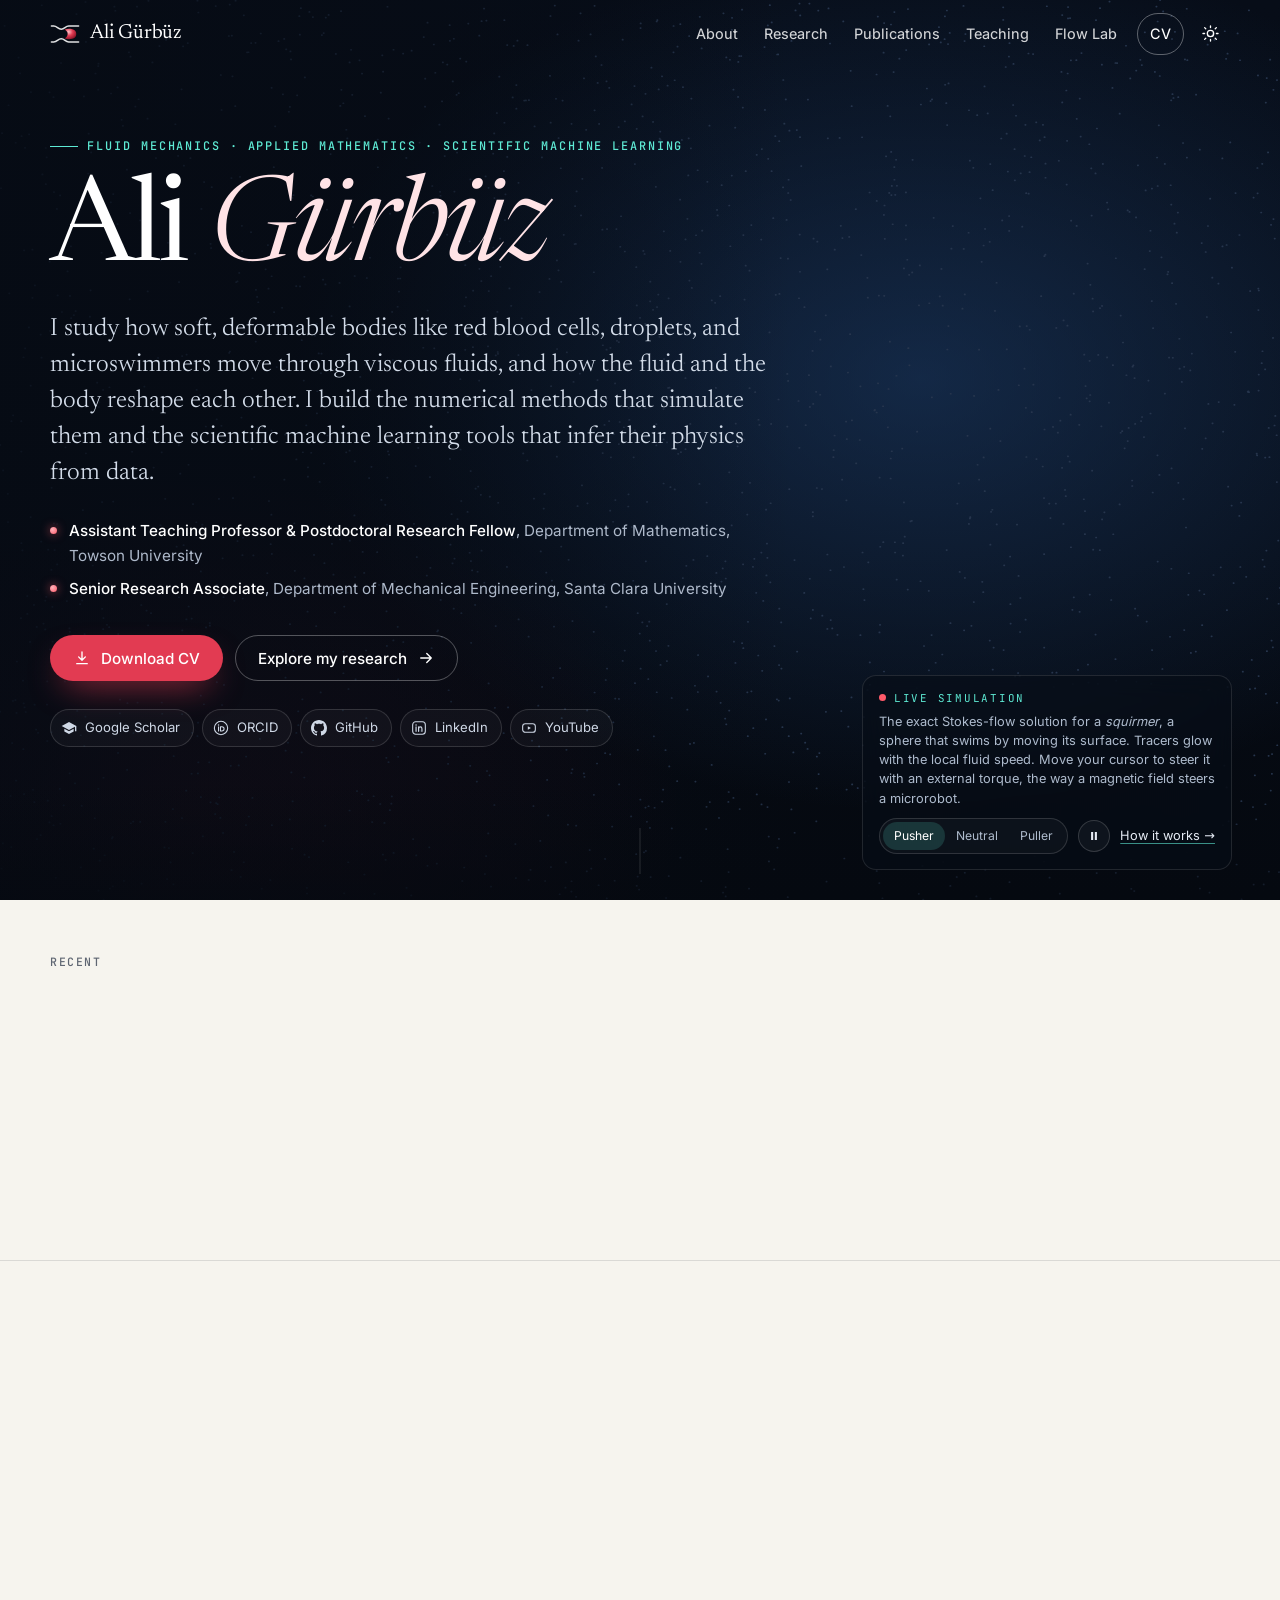
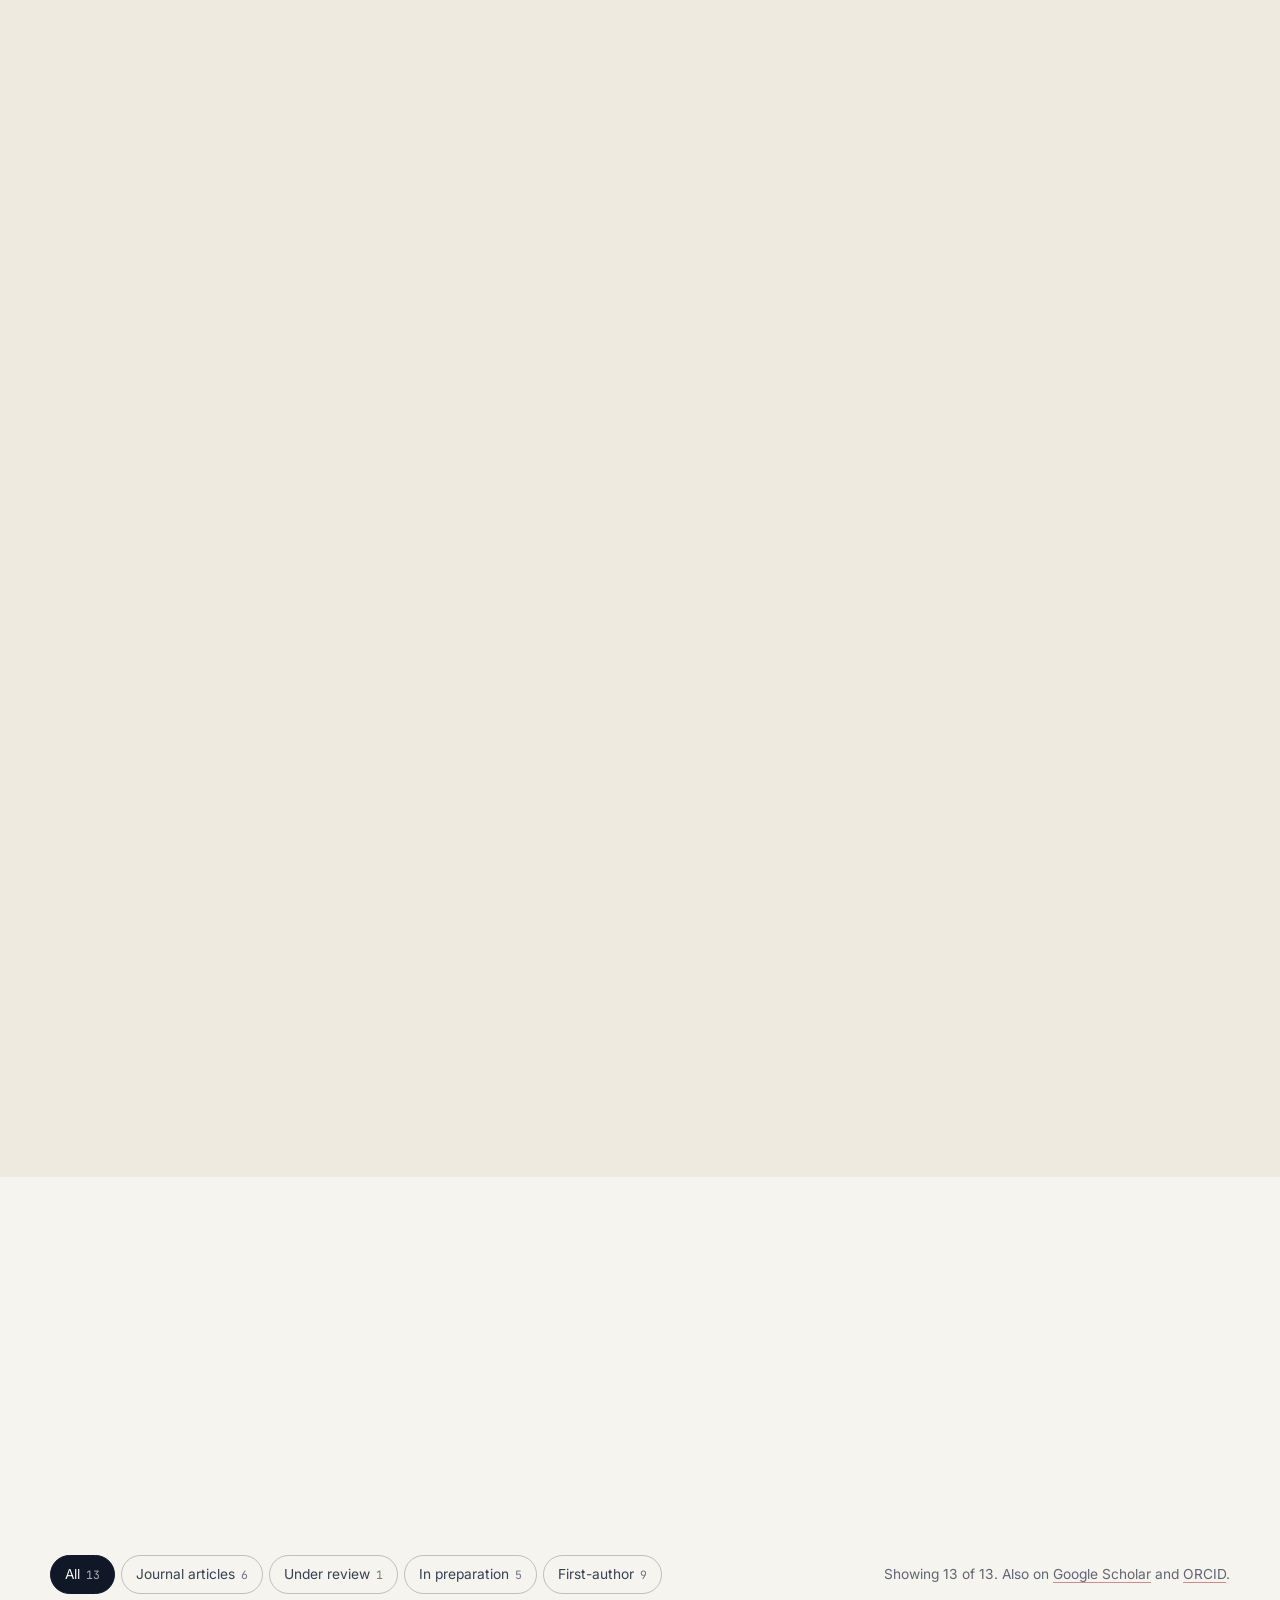
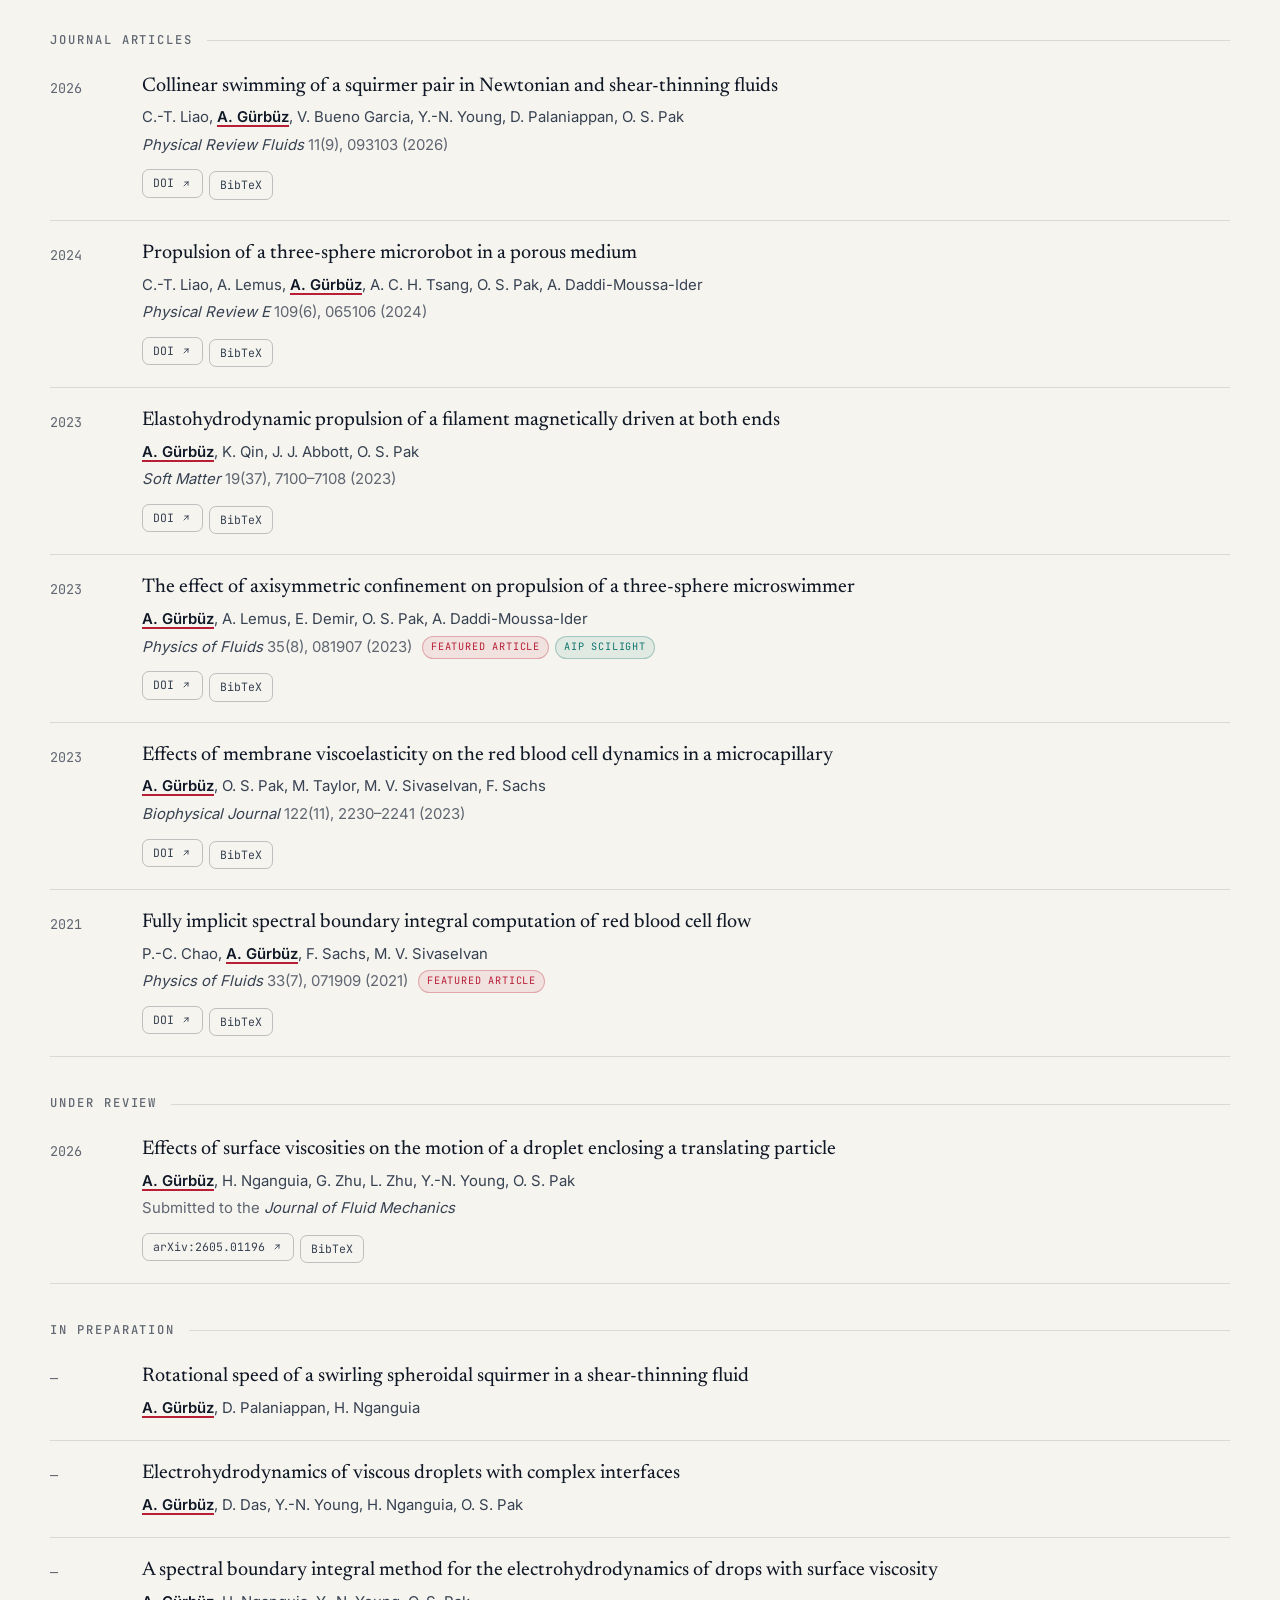
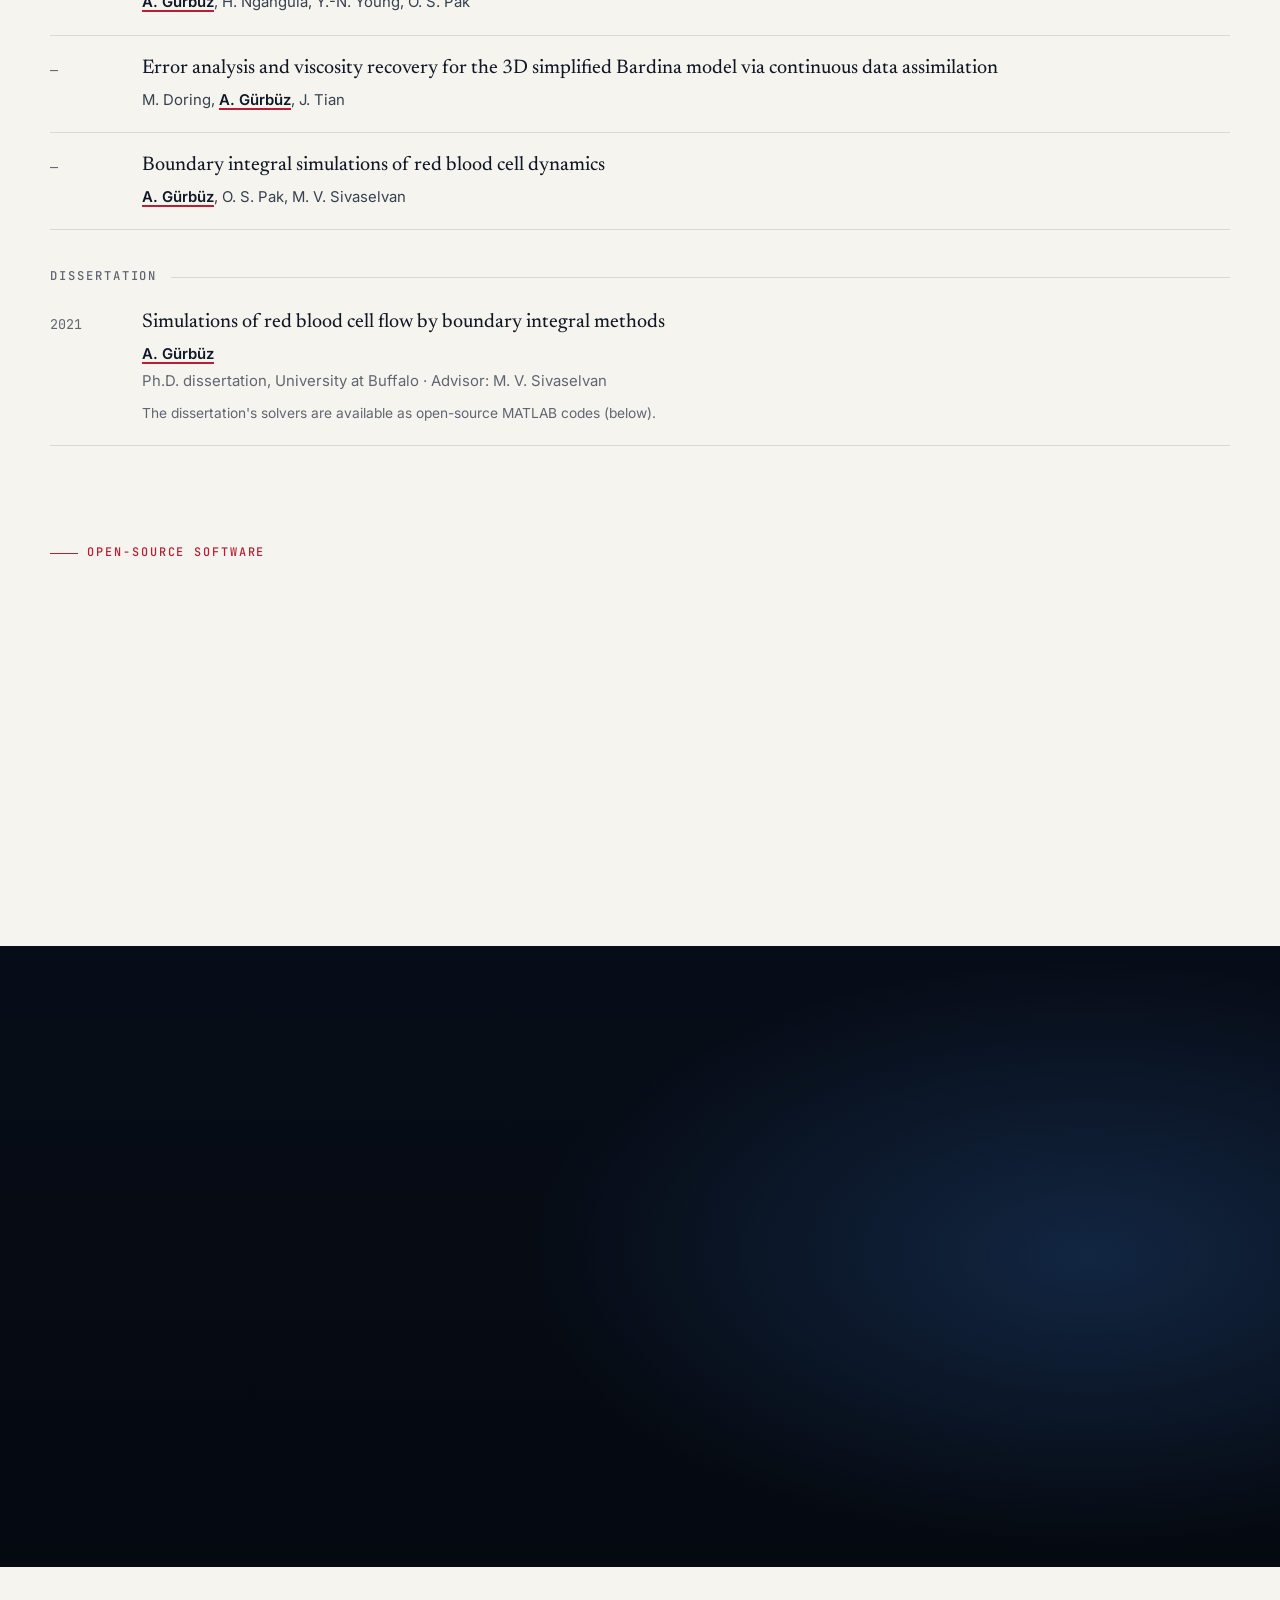
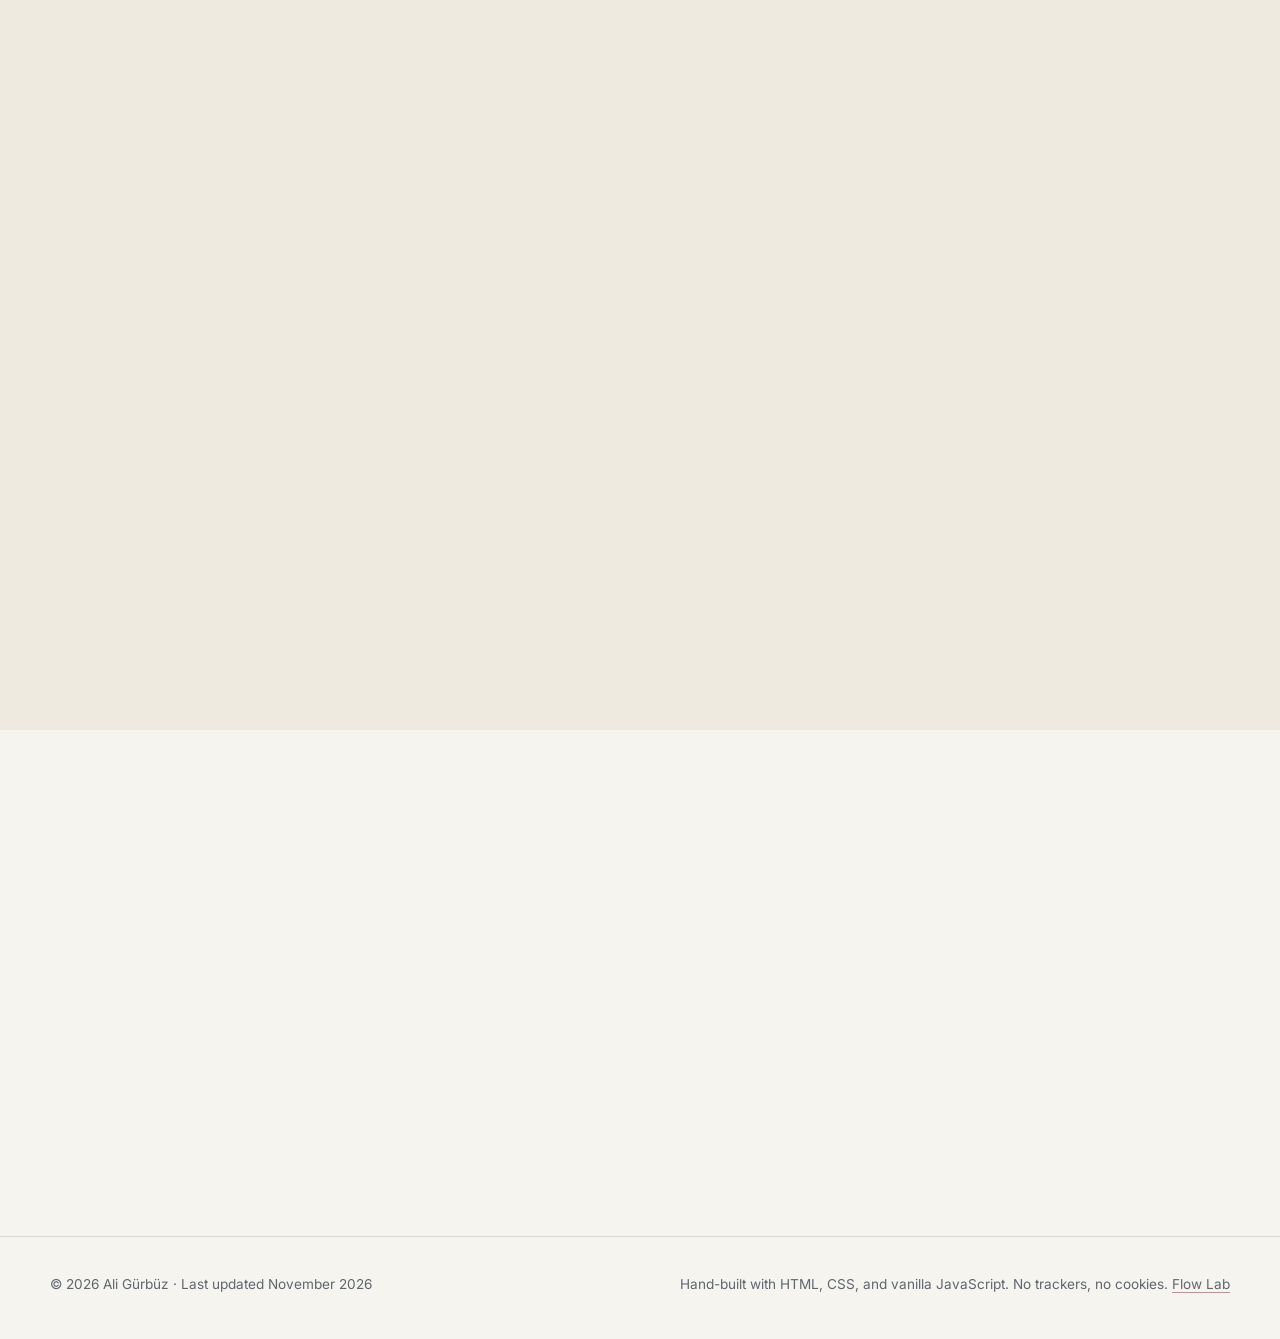
<file: index.html>
<!doctype html>
<html lang="en" class="no-js">
<head>
  <meta charset="utf-8">
  <meta name="viewport" content="width=device-width, initial-scale=1, viewport-fit=cover">
  <meta http-equiv="Content-Security-Policy" content="default-src 'self'; script-src 'self'; style-src 'self'; img-src 'self' data:; font-src 'self'; connect-src 'self'; object-src 'none'; base-uri 'self'; form-action 'none'">
  <title>Ali Gürbüz · Fluid Mechanics, Computational Mechanics &amp; Scientific Machine Learning</title>
  <meta name="description" content="Ali Gürbüz is an Assistant Teaching Professor and Postdoctoral Research Fellow in Mathematics at Towson University and a Senior Research Associate in Mechanical Engineering at Santa Clara University, working on microhydrodynamics, biophysics, boundary integral methods, and scientific machine learning.">
  <meta name="author" content="Ali Gürbüz">
  <meta name="theme-color" content="#060b14">
  <link rel="canonical" href="https://aligurbu.github.io/">

  <meta property="og:type" content="profile">
  <meta property="og:site_name" content="Ali Gürbüz">
  <meta property="og:title" content="Ali Gürbüz · Soft bodies in viscous flows">
  <meta property="og:description" content="Computational models of red blood cells, droplets, and microswimmers, and the scientific machine learning tools that infer their physics from data.">
  <meta property="og:url" content="https://aligurbu.github.io/">
  <meta property="og:image" content="https://aligurbu.github.io/assets/img/og-card.jpg">
  <meta property="og:image:width" content="1200">
  <meta property="og:image:height" content="630">
  <meta property="og:image:alt" content="Ali Gürbüz: glowing tracer particles in the Stokes flow around a microswimmer">
  <meta property="profile:first_name" content="Ali">
  <meta property="profile:last_name" content="Gürbüz">
  <meta name="twitter:card" content="summary_large_image">

  <link rel="icon" href="favicon.svg" type="image/svg+xml">
  <link rel="icon" href="favicon-32.png" sizes="32x32" type="image/png">
  <link rel="apple-touch-icon" href="apple-touch-icon.png">
  <link rel="manifest" href="site.webmanifest">

  <link rel="preload" href="assets/fonts/newsreader-latin.woff2" as="font" type="font/woff2" crossorigin>
  <link rel="preload" href="assets/fonts/inter-latin.woff2" as="font" type="font/woff2" crossorigin>
  <link rel="stylesheet" href="assets/css/site.css">
  <script src="assets/js/theme-init.js"></script>
  <script src="assets/js/flow.js" defer></script>
  <script src="assets/js/site.js" defer></script>

  <script type="application/ld+json">
  {
    "@context": "https://schema.org",
    "@type": "Person",
    "name": "Ali Gürbüz",
    "alternateName": "Ali Gurbuz",
    "url": "https://aligurbu.github.io/",
    "image": "https://aligurbu.github.io/assets/img/og-card.jpg",
    "jobTitle": "Assistant Teaching Professor and Postdoctoral Research Fellow",
    "worksFor": [
      { "@type": "CollegeOrUniversity", "name": "Towson University", "url": "https://www.towson.edu/" },
      { "@type": "CollegeOrUniversity", "name": "Santa Clara University", "url": "https://www.scu.edu/" }
    ],
    "alumniOf": [
      { "@type": "CollegeOrUniversity", "name": "University at Buffalo" },
      { "@type": "CollegeOrUniversity", "name": "Istanbul Technical University" }
    ],
    "knowsAbout": ["Fluid mechanics", "Microhydrodynamics", "Fluid-structure interaction", "Boundary integral methods", "Thin-shell mechanics", "Scientific machine learning", "Physics-informed neural networks", "Continuous data assimilation", "Biophysics", "Soft matter", "Red blood cell mechanics", "Microswimmers"],
    "sameAs": [
      "https://orcid.org/0000-0003-3418-4883",
      "https://scholar.google.com/citations?user=TRo7GwwAAAAJ",
      "https://github.com/aligurbu",
      "https://www.linkedin.com/in/aligurbu/",
      "https://www.youtube.com/@HappyComputing"
    ]
  }
  </script>
</head>
<body>
  <svg width="0" height="0" class="visually-hidden" aria-hidden="true" focusable="false">
    <symbol id="i-scholar" viewBox="0 0 24 24"><path fill="currentColor" d="M5 13.18v4L12 21l7-3.82v-4L12 17l-7-3.82zM12 3 1 9l11 6 9-4.91V17h2V9L12 3z"/></symbol>
    <symbol id="i-orcid" viewBox="0 0 24 24"><g fill="none" stroke="currentColor" stroke-width="1.6"><circle cx="12" cy="12" r="10"/><path d="M8.3 10v6.4" stroke-linecap="round"/><path d="M11.2 10v6.4h2c2 0 3.4-1.3 3.4-3.2S15.2 10 13.2 10h-2z" stroke-linejoin="round"/></g><circle cx="8.3" cy="7.6" r="1.05" fill="currentColor"/></symbol>
    <symbol id="i-github" viewBox="0 0 16 16"><path fill="currentColor" d="M8 0C3.58 0 0 3.58 0 8c0 3.54 2.29 6.53 5.47 7.59.4.07.55-.17.55-.38 0-.19-.01-.82-.01-1.49-2.01.37-2.53-.49-2.69-.94-.09-.23-.48-.94-.82-1.13-.28-.15-.68-.52-.01-.53.63-.01 1.08.58 1.23.82.72 1.21 1.87.87 2.33.66.07-.52.28-.87.51-1.07-1.78-.2-3.64-.89-3.64-3.95 0-.87.31-1.59.82-2.15-.08-.2-.36-1.02.08-2.12 0 0 .67-.21 2.2.82.64-.18 1.32-.27 2-.27.68 0 1.36.09 2 .27 1.53-1.04 2.2-.82 2.2-.82.44 1.1.16 1.92.08 2.12.51.56.82 1.27.82 2.15 0 3.07-1.87 3.75-3.65 3.95.29.25.54.73.54 1.48 0 1.07-.01 1.93-.01 2.2 0 .21.15.46.55.38A8.013 8.013 0 0 0 16 8c0-4.42-3.58-8-8-8z"/></symbol>
    <symbol id="i-linkedin" viewBox="0 0 24 24"><g fill="none" stroke="currentColor" stroke-linecap="round"><rect x="2.5" y="2.5" width="19" height="19" rx="4.5" stroke-width="1.6"/><path d="M7.6 10.4V17M11.4 17v-6.6M11.4 13.4c0-1.8 1.1-3 2.6-3s2.4 1 2.4 2.8V17" stroke-width="1.8"/></g><circle cx="7.6" cy="7.5" r="1.15" fill="currentColor"/></symbol>
    <symbol id="i-youtube" viewBox="0 0 24 24"><rect x="2.5" y="5.5" width="19" height="13" rx="4" fill="none" stroke="currentColor" stroke-width="1.6"/><path d="M10.2 9.3v5.4l4.7-2.7z" fill="currentColor"/></symbol>
    <symbol id="i-mail" viewBox="0 0 24 24"><g fill="none" stroke="currentColor" stroke-width="1.6" stroke-linejoin="round"><rect x="3" y="5" width="18" height="14" rx="2.5"/><path d="m4 7 8 6 8-6"/></g></symbol>
    <symbol id="i-download" viewBox="0 0 24 24"><path d="M12 4v11m0 0-4.5-4.5M12 15l4.5-4.5M5 19.5h14" fill="none" stroke="currentColor" stroke-width="1.8" stroke-linecap="round" stroke-linejoin="round"/></symbol>
    <symbol id="i-arrow" viewBox="0 0 24 24"><path d="M5 12h14m0 0-6-6m6 6-6 6" fill="none" stroke="currentColor" stroke-width="1.8" stroke-linecap="round" stroke-linejoin="round"/></symbol>
    <symbol id="i-ext" viewBox="0 0 24 24"><path d="M8 16 16 8m0 0H9.5M16 8v6.5" fill="none" stroke="currentColor" stroke-width="1.8" stroke-linecap="round" stroke-linejoin="round"/></symbol>
    <symbol id="i-copy" viewBox="0 0 24 24"><g fill="none" stroke="currentColor" stroke-width="1.7" stroke-linecap="round" stroke-linejoin="round"><rect x="9" y="9" width="11" height="11" rx="2"/><path d="M5 15V6a2 2 0 0 1 2-2h8"/></g></symbol>
    <symbol id="i-sun" viewBox="0 0 24 24"><g fill="none" stroke="currentColor" stroke-width="1.7" stroke-linecap="round"><circle cx="12" cy="12" r="4"/><path d="M12 2.5v2M12 19.5v2M4.6 4.6 6 6M18 18l1.4 1.4M2.5 12h2M19.5 12h2M4.6 19.4 6 18M18 6l1.4-1.4"/></g></symbol>
    <symbol id="i-moon" viewBox="0 0 24 24"><path d="M20.5 14.6A8.5 8.5 0 0 1 9.4 3.5a8.5 8.5 0 1 0 11.1 11.1z" fill="none" stroke="currentColor" stroke-width="1.7" stroke-linejoin="round"/></symbol>
    <symbol id="i-menu" viewBox="0 0 24 24"><path d="M4 7h16M4 12h16M4 17h16" fill="none" stroke="currentColor" stroke-width="1.8" stroke-linecap="round"/></symbol>
    <symbol id="i-play" viewBox="0 0 24 24"><path d="M8 5.5v13l11-6.5z" fill="currentColor"/></symbol>
    <symbol id="i-pause" viewBox="0 0 24 24"><path d="M7 5h3.6v14H7zM13.4 5H17v14h-3.6z" fill="currentColor"/></symbol>
    <symbol id="i-code" viewBox="0 0 24 24"><path d="m8.5 8-4 4 4 4M15.5 8l4 4-4 4M13.2 6l-2.4 12" fill="none" stroke="currentColor" stroke-width="1.7" stroke-linecap="round" stroke-linejoin="round"/></symbol>
    <symbol id="i-eye" viewBox="0 0 24 24"><g fill="none" stroke="currentColor" stroke-width="1.7" stroke-linejoin="round"><path d="M2 12s3.6-7 10-7 10 7 10 7-3.6 7-10 7S2 12 2 12z"/><circle cx="12" cy="12" r="3"/></g></symbol>
    <symbol id="i-planet" viewBox="0 0 24 24"><g fill="none" stroke="currentColor" stroke-width="1.7" stroke-linecap="round"><circle cx="12" cy="12" r="5.5"/><path d="M5.3 15.2C3.4 17.4 2.8 19.2 3.6 19.9c1.5 1.3 6.8-1.3 11.4-5.8s7.4-9.4 5.9-10.7c-.8-.7-2.6-.2-4.8 1.2"/></g></symbol>
    <symbol id="i-game" viewBox="0 0 24 24"><g fill="none" stroke="currentColor" stroke-width="1.7" stroke-linecap="round" stroke-linejoin="round"><rect x="2.5" y="7" width="19" height="10.5" rx="5.2"/><path d="M7.5 10.6v3.4M5.8 12.3h3.4"/></g><circle cx="15.6" cy="11.2" r="1.1" fill="currentColor"/><circle cx="17.9" cy="13.4" r="1.1" fill="currentColor"/></symbol>
    <symbol id="i-terminal" viewBox="0 0 24 24"><g fill="none" stroke="currentColor" stroke-width="1.7" stroke-linecap="round" stroke-linejoin="round"><rect x="3" y="4.5" width="18" height="15" rx="2.5"/><path d="m7 9.5 3 2.5-3 2.5M12.5 15H17"/></g></symbol>
    <symbol id="i-spark" viewBox="0 0 24 24"><g fill="none" stroke="currentColor" stroke-width="1.7" stroke-linejoin="round"><path d="M11 3.5 12.9 9 18.5 11 12.9 13 11 18.5 9.1 13 3.5 11 9.1 9z"/><path d="M18.5 15.5l.7 2 2 .7-2 .7-.7 2-.7-2-2-.7 2-.7z"/></g></symbol>
    <symbol id="i-chat" viewBox="0 0 24 24"><path d="M4.5 5h15A1.5 1.5 0 0 1 21 6.5v9a1.5 1.5 0 0 1-1.5 1.5H11l-4.5 3.5V17h-2A1.5 1.5 0 0 1 3 15.5v-9A1.5 1.5 0 0 1 4.5 5z" fill="none" stroke="currentColor" stroke-width="1.7" stroke-linejoin="round"/></symbol>
  </svg>

  <a class="skip-link" href="#main">Skip to content</a>

  <header class="site-header" data-solid="false">
    <div class="container header-inner">
      <a class="brand" href="#top" aria-label="Ali Gürbüz, back to top">
        <svg class="brand-mark" viewBox="0 0 32 32" aria-hidden="true">
          <defs>
            <radialGradient id="bm-g" cx="34%" cy="30%" r="80%">
              <stop offset="0" stop-color="#ffc2c8"/>
              <stop offset=".45" stop-color="#e23b52"/>
              <stop offset="1" stop-color="#7a0d20"/>
            </radialGradient>
          </defs>
          <path class="bm-walls" d="M1.5 7.5H4C7.6 7.5 8.4 11 12 11S16.4 7.5 20 7.5H30.5M1.5 24.5H4C7.6 24.5 8.4 21 12 21S16.4 24.5 20 24.5H30.5"/>
          <path class="bm-cell" fill="url(#bm-g)" d="M15.6 11.3C19 10 24.4 10.3 26.6 12.3C27.6 13.3 28 14.6 28 16S27.6 18.7 26.6 19.7C24.4 21.7 19 22 15.6 20.7C17.7 19.5 18.8 17.9 18.8 16S17.7 12.5 15.6 11.3Z"/>
        </svg>
        <span>Ali Gürbüz</span>
      </a>
      <nav class="nav" aria-label="Primary">
        <ul class="nav-links" id="nav-links">
          <li><a href="#about">About</a></li>
          <li><a href="#research">Research</a></li>
          <li><a href="#publications">Publications</a></li>
          <li><a href="#teaching">Teaching</a></li>
          <li><a href="flow-lab/">Flow Lab</a></li>
          <li><a class="nav-cv" href="cv.pdf" target="_blank" rel="noopener">CV</a></li>
        </ul>
        <button class="icon-btn theme-toggle" type="button" data-theme-toggle aria-label="Toggle dark mode" aria-pressed="false">
          <svg class="sun" aria-hidden="true"><use href="#i-sun"/></svg>
          <svg class="moon" aria-hidden="true"><use href="#i-moon"/></svg>
        </button>
        <button class="icon-btn menu-toggle" type="button" aria-controls="nav-links" aria-expanded="false" aria-label="Open menu">
          <svg aria-hidden="true"><use href="#i-menu"/></svg>
        </button>
      </nav>
    </div>
  </header>

  <main id="main">
    <!-- ============================ HERO ============================ -->
    <section class="hero" id="top" data-hero aria-labelledby="hero-name">
      <div class="hero-stage" data-flow-stage aria-hidden="true"></div>
      <div class="container">
        <div class="hero-content">
          <p class="eyebrow">Fluid mechanics · Applied mathematics · Scientific machine learning</p>
          <h1 id="hero-name">Ali <span class="surname">Gürbüz</span></h1>
          <p class="hero-lede">I study how soft, deformable bodies like red blood cells, droplets, and microswimmers move through viscous fluids, and how the fluid and the body reshape each other. I build the numerical methods that simulate them and the scientific machine learning tools that infer their physics from data.</p>
          <ul class="hero-roles">
            <li><span><strong>Assistant Teaching Professor &amp; Postdoctoral Research Fellow</strong>, Department of Mathematics, Towson University</span></li>
            <li><span><strong>Senior Research Associate</strong>, Department of Mechanical Engineering, Santa Clara University</span></li>
          </ul>
          <div class="hero-actions">
            <a class="btn btn-primary" href="cv.pdf" download="Ali_Gurbuz_CV.pdf">
              <svg aria-hidden="true"><use href="#i-download"/></svg> Download CV
            </a>
            <a class="btn btn-ghost" href="#research">
              Explore my research <svg aria-hidden="true"><use href="#i-arrow"/></svg>
            </a>
          </div>
          <ul class="social" aria-label="Profiles">
            <li><a href="https://scholar.google.com/citations?user=TRo7GwwAAAAJ" rel="me noopener" target="_blank"><svg aria-hidden="true"><use href="#i-scholar"/></svg>Google Scholar</a></li>
            <li><a href="https://orcid.org/0000-0003-3418-4883" rel="me noopener" target="_blank"><svg aria-hidden="true"><use href="#i-orcid"/></svg>ORCID</a></li>
            <li><a href="https://github.com/aligurbu" rel="me noopener" target="_blank"><svg aria-hidden="true"><use href="#i-github"/></svg>GitHub</a></li>
            <li><a href="https://www.linkedin.com/in/aligurbu/" rel="me noopener" target="_blank"><svg aria-hidden="true"><use href="#i-linkedin"/></svg>LinkedIn</a></li>
            <li><a href="https://www.youtube.com/@HappyComputing" rel="me noopener" target="_blank"><svg aria-hidden="true"><use href="#i-youtube"/></svg>YouTube</a></li>
          </ul>
        </div>
      </div>

      <aside class="sim-panel" data-sim-panel aria-label="About the live simulation">
        <div class="live"><span class="live-dot" aria-hidden="true"></span>Live simulation</div>
        <p>The exact Stokes-flow solution for a <em>squirmer</em>, a sphere that swims by moving its surface. Tracers glow with the local fluid speed. Move your cursor to steer it with an external torque, the way a magnetic field steers a microrobot.</p>
        <div class="sim-row">
          <div class="seg" role="group" aria-label="Swimmer type">
            <button type="button" data-beta="-3" aria-pressed="true">Pusher</button>
            <button type="button" data-beta="0" aria-pressed="false">Neutral</button>
            <button type="button" data-beta="3" aria-pressed="false">Puller</button>
          </div>
          <button type="button" class="sim-btn" data-sim-toggle aria-label="Pause animation">
            <svg class="pause" aria-hidden="true"><use href="#i-pause"/></svg>
            <svg class="play" aria-hidden="true"><use href="#i-play"/></svg>
          </button>
          <a href="flow-lab/">How it works →</a>
        </div>
      </aside>
      <div class="scroll-cue" aria-hidden="true"></div>
    </section>

    <!-- ============================ NEWS ============================ -->
    <section class="news" aria-labelledby="news-title">
      <div class="container">
        <div class="news-head">
          <h2 id="news-title" class="label">Recent</h2>
        </div>
        <ul class="news-grid">
          <li>
            <a class="news-card reveal" href="https://doi.org/10.1103/4zfv-pxg4" target="_blank" rel="noopener">
              <span class="news-meta"><span>New paper</span><span>Sep 2026</span></span>
              <span class="news-title">Collinear swimming of a squirmer pair in Newtonian and shear-thinning fluids</span>
              <span class="news-sub">Published in <i>Physical Review Fluids</i> 11, 093103</span>
            </a>
          </li>
          <li>
            <a class="news-card reveal" href="https://arxiv.org/abs/2605.01196" target="_blank" rel="noopener">
              <span class="news-meta"><span>Preprint</span><span>May 2026</span></span>
              <span class="news-title">Effects of surface viscosities on the motion of a droplet enclosing a translating particle</span>
              <span class="news-sub">First-author; under review at the <i>Journal of Fluid Mechanics</i> · arXiv:2605.01196</span>
            </a>
          </li>
          <li>
            <a class="news-card reveal" href="#teaching">
              <span class="news-meta"><span>Teaching</span><span>Fall 2026</span></span>
              <span class="news-title">Interactive 3D companions for all 26 Calculus III lectures</span>
              <span class="news-sub">Students rotate surfaces and fields, change parameters, and, in most lectures, type in their own functions</span>
            </a>
          </li>
          <li>
            <a class="news-card reveal" href="#service">
              <span class="news-meta"><span>Service</span><span>2026–27</span></span>
              <span class="news-title">Faculty Lead, Towson AI Institute</span>
              <span class="news-sub">AI-assisted research workflows for faculty and librarians, and NAIRR allocation support</span>
            </a>
          </li>
        </ul>
      </div>
    </section>

    <!-- ============================ ABOUT ============================ -->
    <section class="section" id="about" aria-labelledby="about-title">
      <div class="container">
        <div class="section-head reveal">
          <p class="eyebrow">01 · About</p>
          <h2 id="about-title">The fluid shapes the body, and the body reshapes the fluid.</h2>
        </div>
        <div class="about-grid">
          <div class="about-text reveal">
            <p>I am a computational scientist working where fluid mechanics, applied mathematics, and biophysics meet. My research follows a two-way interaction: a viscous flow moves and deforms a cell, droplet, or microswimmer, and that body, in turn, reshapes the flow. To capture it, I develop spectral and high-order boundary integral methods coupled with thin-shell mechanics, and I pair them with scientific machine learning (physics-informed neural networks, continuous data assimilation, and differentiable simulation) to answer the inverse questions that experiments and design pose.</p>
            <p>I am an Assistant Teaching Professor and Postdoctoral Research Fellow in the Department of Mathematics at Towson University, where I am also a Faculty Lead at the Towson AI Institute. I am a Senior Research Associate in Mechanical Engineering at Santa Clara University, working with On Shun Pak. Before that, I was a postdoctoral research fellow at Santa Clara and a research affiliate at the University of Illinois Urbana-Champaign. I earned my Ph.D. in Civil Engineering, with a concentration in computational engineering mechanics, at the University at Buffalo under Mettupalayam V. Sivaselvan, after completing dual B.S. degrees at Buffalo and Istanbul Technical University.</p>
            <p>In the classroom, I make ideas visible, connect them to real problems, and give students room to explore. Before graduate school, I co-founded and managed a special education center in Istanbul for students with a wide range of disabilities.</p>

            <details class="bio-details">
              <summary>Short bio for talks and introductions <span class="hint">third person · copy</span></summary>
              <div class="bio-body">
                <p id="bio-text">Ali Gürbüz is an Assistant Teaching Professor and Postdoctoral Research Fellow in the Department of Mathematics at Towson University and a Senior Research Associate in Mechanical Engineering at Santa Clara University. Gürbüz's research combines boundary integral methods, thin-shell mechanics, and scientific machine learning to study how red blood cells, droplets, and microswimmers interact with the viscous fluids around them. Gürbüz received a Ph.D. in Civil Engineering from the University at Buffalo in 2021 and was a postdoctoral research fellow at Santa Clara University. Two of Gürbüz's papers have been selected as Featured Articles in Physics of Fluids.</p>
                <button type="button" class="copy-btn" data-copy="#bio-text"><svg aria-hidden="true"><use href="#i-copy"/></svg><span>Copy bio</span></button>
              </div>
            </details>
          </div>

          <aside class="profile-card reveal" aria-label="At a glance">
            <div class="profile-top">
              <div class="portrait" aria-hidden="true">
                <!-- To use a headshot: save it as assets/img/headshot.jpg and uncomment the next line. -->
                <!-- <img src="assets/img/headshot.jpg" alt="" width="184" height="184"> -->
                AG
              </div>
              <div>
                <p class="profile-name">Ali Gürbüz</p>
                <p class="profile-role">Towson, Maryland</p>
              </div>
            </div>

            <h3 class="label">Currently</h3>
            <ul class="facts">
              <li><strong>Towson University</strong><span>Mathematics · Assistant Teaching Professor &amp; Postdoctoral Fellow</span></li>
              <li><strong>Santa Clara University</strong><span>Mechanical Engineering · Senior Research Associate</span></li>
              <li><strong>Towson AI Institute</strong><span>Faculty Lead, 2026–27</span></li>
            </ul>

            <h3 class="label">Education</h3>
            <ul class="facts">
              <li><strong>Ph.D., Civil Engineering, 2021</strong><span>University at Buffalo · Computational engineering mechanics</span></li>
              <li><strong>M.S., Civil Engineering, 2015</strong><span>University at Buffalo · Structural &amp; earthquake engineering</span></li>
              <li><strong>B.S., Civil Engineering, 2014</strong><span>University at Buffalo (magna cum laude) &amp; Istanbul Technical University, dual degree</span></li>
            </ul>

            <h3 class="label">Interests</h3>
            <ul class="chips">
              <li class="chip">Microhydrodynamics</li>
              <li class="chip">Fluid–structure interaction</li>
              <li class="chip">Complex fluids</li>
              <li class="chip">Red blood cells</li>
              <li class="chip">Microswimmers</li>
              <li class="chip">Interfacial rheology</li>
              <li class="chip">Electrohydrodynamics</li>
              <li class="chip">Scientific ML</li>
            </ul>

            <h3 class="label">Tools</h3>
            <ul class="chips">
              <li class="chip chip--plain">Julia</li>
              <li class="chip chip--plain">Python</li>
              <li class="chip chip--plain">MATLAB</li>
              <li class="chip chip--plain">PyTorch</li>
              <li class="chip chip--plain">Lux.jl</li>
              <li class="chip chip--plain">Mathematica</li>
              <li class="chip chip--plain">C++ / Fortran</li>
              <li class="chip chip--plain">COMSOL</li>
            </ul>
          </aside>
        </div>
      </div>
    </section>

    <!-- ============================ RESEARCH ============================ -->
    <section class="section section--alt" id="research" aria-labelledby="research-title">
      <div class="container">
        <div class="section-head reveal">
          <p class="eyebrow">02 · Research</p>
          <h2 id="research-title">Soft bodies in viscous flows</h2>
          <p class="lede">Designing biomedical devices and soft microrobots depends on predicting how a fluid and the small, deformable bodies moving through it shape one another. My work is organized into three connected thrusts that share one computational core and one long-term goal: predictive frameworks that deepen fundamental understanding and inform the design of biomedical and soft robotic technologies.</p>
          <ul class="chips methods" aria-label="Methods">
            <li class="chip">Spectral boundary integral methods</li>
            <li class="chip">High-order boundary elements</li>
            <li class="chip">Thin-shell mechanics</li>
            <li class="chip">Asymptotic theory</li>
            <li class="chip">Finite elements</li>
            <li class="chip">Physics-informed neural networks</li>
            <li class="chip">Continuous data assimilation</li>
            <li class="chip">Differentiable simulation</li>
          </ul>
        </div>

        <!-- Thrust 1 -->
        <article class="thrust" aria-labelledby="t1-title">
          <div class="thrust-copy reveal">
            <p class="thrust-num"><b>01</b>Thrust one</p>
            <h3 id="t1-title">Cells and soft interfaces</h3>
            <p>Red blood cells squeeze through capillaries that are as narrow as, or narrower than, the cells themselves. How their thin, viscoelastic membrane deforms, and the tension it carries, matters for mechanosensitive ion channels such as PIEZO1, whose dysfunction is linked to hereditary anemia. For my dissertation, I built a spectral boundary integral solver coupled with thin-shell mechanics that simulates red blood cells in unbounded flow and in microcapillaries.</p>
            <ul class="results">
              <li>A fully implicit, multistep time integrator for spectral boundary integral simulations of red blood cell flow takes substantially larger time steps while needing about as many matrix–vector products as explicit methods. <a class="cite" href="https://doi.org/10.1063/5.0055036" target="_blank" rel="noopener">Phys. Fluids 2021 · Featured</a></li>
              <li>Accounting for membrane viscoelasticity is essential to capture the transient shapes observed when a red blood cell starts flowing in a microcapillary; in a constriction, a viscoelastic membrane makes the cell deform less and squeeze through more slowly. <a class="cite" href="https://doi.org/10.1016/j.bpj.2023.01.010" target="_blank" rel="noopener">Biophys. J. 2023</a></li>
              <li>Extending the framework to droplets whose interfaces carry their own shear and dilatational viscosity reveals how interfacial rheology governs a viscous drop that encloses a translating particle. <a class="cite" href="https://arxiv.org/abs/2605.01196" target="_blank" rel="noopener">arXiv 2026 · under review, JFM</a></li>
            </ul>
          </div>
          <div class="thrust-media fig-grid reveal">
            <figure class="fig fig--wide">
              <div class="fig-img"><img src="assets/img/research/rbc-start-up-shapes.webp" width="1616" height="229" loading="lazy" decoding="async" alt="Seven snapshots of a simulated red blood cell, from a round disk to an increasingly bullet-like, parachute shape, as it starts flowing in a narrow capillary."></div>
              <figcaption>A red blood cell with a viscoelastic membrane deforms from rest into a parachute shape in start-up capillary flow. Simulations by A. Gürbüz; see Gürbüz et al., <cite>Biophysical Journal</cite> (2023).</figcaption>
            </figure>
            <figure class="fig fig--wide">
              <div class="fig-img fig-img--night fig-media" data-video>
                <video muted loop playsinline preload="none" poster="assets/video/rbc-constriction.webp" width="1280" height="600" aria-label="Animation of two simulated red blood cells squeezing through a narrow constriction in a capillary. The cell with a purely elastic membrane gets through faster than the cell with a viscoelastic membrane.">
                  <source src="assets/video/rbc-constriction.mp4" type="video/mp4">
                </video>
                <button type="button" class="video-btn" data-video-toggle aria-label="Play animation">
                  <svg class="pause" aria-hidden="true"><use href="#i-pause"/></svg>
                  <svg class="play" aria-hidden="true"><use href="#i-play"/></svg>
                </button>
              </div>
              <figcaption>Squeezing through a 6 μm constriction in the same pressure-driven flow, a cell with a purely elastic membrane (top) deforms more and gets through faster than one with a viscoelastic membrane (bottom). Shading shows the flow speed. Simulations by A. Gürbüz; see Gürbüz et al., <cite>Biophysical Journal</cite> (2023).</figcaption>
            </figure>
            <figure class="fig fig--wide fig--contain">
              <div class="fig-img fig-img--dark"><img src="assets/img/research/drop-enclosing-particle.webp" width="584" height="586" loading="lazy" decoding="async" alt="Cross-section of a spherical drop with a strongly viscous interface; a small black particle inside translates to the right, with velocity arrows and a glowing color map showing the flow inside and outside the drop."></div>
              <figcaption>Flow inside and outside a drop with a strongly viscous interface, enclosing a translating particle. Gürbüz et al., arXiv:2605.01196 (under review).</figcaption>
            </figure>
          </div>
        </article>

        <!-- Thrust 2 -->
        <article class="thrust thrust--flip" aria-labelledby="t2-title">
          <div class="thrust-copy reveal">
            <p class="thrust-num"><b>02</b>Thrust two</p>
            <h3 id="t2-title">Microswimmers in complex environments</h3>
            <p>At the scale of a bacterium there is no inertia: stop pushing and you stop instantly. Swimming then depends on non-reciprocal motion and on how a swimmer's flow interacts with its surroundings, such as walls, porous tissue, and polymeric fluids like mucus. I study how confinement, porosity, body elasticity, and non-Newtonian rheology reshape propulsion, with an eye toward soft microrobots for targeted drug delivery and minimally invasive medicine.</p>
            <ul class="results">
              <li>A three-sphere microswimmer in a tube slows down as the confinement tightens; we explained the slowdown through how the wall alters the hydrodynamic interactions between the spheres. <a class="cite" href="https://doi.org/10.1063/5.0163348" target="_blank" rel="noopener">Phys. Fluids 2023 · Featured · Scilight</a></li>
              <li>In a porous (Brinkman) medium, screening likewise weakens the hydrodynamic interactions between the spheres and reduces the swimmer's speed and efficiency, in contrast to the enhanced propulsion reported for undulatory, helical, and squirmer swimmers. <a class="cite" href="https://doi.org/10.1103/PhysRevE.109.065106" target="_blank" rel="noopener">Phys. Rev. E 2024</a></li>
              <li>An elastic filament driven magnetically at both ends switches between forward, backward, and “horseshoe” propulsion modes purely through the balance of viscous and elastic forces. <a class="cite" href="https://doi.org/10.1039/D3SM00464C" target="_blank" rel="noopener">Soft Matter 2023</a></li>
              <li>As shear thinning strengthens, the thinned fluid around a pair of collinear squirmers grows from a shell hugging each swimmer to a region filling the domain. <a class="cite" href="https://doi.org/10.1103/4zfv-pxg4" target="_blank" rel="noopener">Phys. Rev. Fluids 2026</a></li>
            </ul>
          </div>
          <div class="thrust-media fig-grid reveal">
            <figure class="fig fig--wide fig--contain">
              <div class="fig-img"><img src="assets/img/research/three-sphere-confinement.webp" width="769" height="570" loading="lazy" decoding="async" alt="Schematic of three spheres of radius R connected by two arms of lengths D and D minus epsilon, swimming along the axis of a cylindrical tube of radius R_c."></div>
              <figcaption>A three-sphere swimmer confined in a capillary tube: its speed drops as the tube narrows. Gürbüz et al., <cite>Physics of Fluids</cite> (2023).</figcaption>
            </figure>
            <figure class="fig fig--wide">
              <div class="fig-img"><img src="assets/img/research/three-sphere-brinkman-flow.webp" width="1800" height="810" loading="lazy" decoding="async" alt="Three rows of four color maps showing the flow speed around a three-sphere swimmer at the end of each of its four strokes; the colored disturbance shrinks from row to row as the medium becomes less permeable."></div>
              <figcaption>Flow speed around a three-sphere swimmer at the end of each of its four strokes (columns). The long-ranged disturbance is progressively screened as the medium becomes less permeable (rows: α = 0, 1, 10). Liao, Lemus, Gürbüz et al., <cite>Physical Review E</cite> (2024).</figcaption>
            </figure>
            <figure class="fig fig--wide">
              <div class="fig-img"><img src="assets/img/research/magnetic-filament-modes.webp" width="1800" height="405" loading="lazy" decoding="async" alt="Three panels of overlaid filament shapes, with red tracks showing the filament end moving forward, backward, or tracing a horseshoe."></div>
              <figcaption>Forward, backward, and “horseshoe” modes of an elastic filament magnetically driven at both ends. Gürbüz et al., <cite>Soft Matter</cite> (2023).</figcaption>
            </figure>
            <figure class="fig fig--wide">
              <div class="fig-img"><img src="assets/img/research/squirmer-pair-shear-thinning.webp" width="1800" height="672" loading="lazy" decoding="async" alt="Three color maps of the local viscosity around a pusher and a puller squirmer aligned vertically, for Carreau numbers 1, 10, and 100; the low-viscosity region grows with the Carreau number."></div>
              <figcaption>Local viscosity around a puller–pusher squirmer pair as shear thinning strengthens (Cu = 1, 10, 100). Liao, Gürbüz et al., <cite>Physical Review Fluids</cite> (2026).</figcaption>
            </figure>
          </div>
        </article>

        <!-- Thrust 3 -->
        <article class="thrust thrust--stack" aria-labelledby="t3-title">
          <div class="thrust-copy reveal">
            <p class="thrust-num"><b>03</b>Thrust three</p>
            <h3 id="t3-title">Scientific machine learning for mechanics</h3>
            <p>Forward solvers answer one question well: given the physics, what happens? Experiments and design ask the reverse. Which membrane properties produced the cell shapes recorded under a microscope? Which surface viscosities fit an observed droplet evolution? Which actuation will steer a microrobot along a path? These inverse problems are ill-posed, the data are sparse and noisy, and brute-force simulation is expensive. I build tools that answer them while keeping the governing equations at the center.</p>
          </div>
          <div class="thrust-points reveal">
            <ul class="results">
              <li><strong>Physics-informed neural networks</strong> for squirmer locomotion that combine PINNs with spectral representations and build Stokes-flow physics and far-field conditions directly into training.</li>
              <li><strong>Continuous data assimilation</strong> for the 3D simplified Bardina turbulence model: proven <i>L</i><sup>2</sup> and <i>H</i><sup>1</sup> error bounds under viscosity mismatch, and a posteriori formulas that recover the unknown viscosity from sparse observations (with colleagues at Towson; manuscript in preparation).</li>
              <li><strong>End-to-end differentiable simulation</strong> through spectral boundary integral solvers, which turns the recovery of membrane and interfacial properties from observed shapes into gradient-based optimization.</li>
            </ul>
          </div>
          <div class="thrust-media fig-grid reveal">
            <figure class="fig fig--wide">
              <div class="fig-img"><img src="assets/img/research/sciml-schematic.webp" width="2400" height="902" loading="lazy" decoding="async" alt="Three-panel schematic: (A) a neural network with a spectral representation trained on a composite loss of Stokes equations, surface condition, and far-field decay; (B) continuous data assimilation by nudging a model toward sparse, noisy observations, with proved error bounds; (C) a differentiable spectral boundary integral solver whose predicted shapes are compared with observed shapes to update unknown parameters."></div>
              <figcaption>Three ways to keep physics central while learning from data: (A) a physics-informed neural network solver, (B) continuous data assimilation by nudging, and (C) differentiation through the solver itself. Schematics of methods, not results.</figcaption>
            </figure>
            <figure class="fig fig--wide">
              <div class="fig-img fig-media" data-video>
                <video muted loop playsinline preload="none" poster="assets/video/swimmers-thank-you.webp" width="1080" height="520" aria-label="Animation: eight three-sphere microswimmers, one per letter, swim from target point to target point and trace the words THANK YOU.">
                  <source src="assets/video/swimmers-thank-you.mp4" type="video/mp4">
                </video>
                <button type="button" class="video-btn video-btn--bottom" data-video-toggle aria-label="Play animation">
                  <svg class="pause" aria-hidden="true"><use href="#i-pause"/></svg>
                  <svg class="play" aria-hidden="true"><use href="#i-play"/></svg>
                </button>
              </div>
              <figcaption>Learning to navigate: eight three-sphere microswimmers, each steered by the same deep-reinforcement-learning policy, swim through prescribed waypoints (open circles) to spell THANK YOU. Swimmer model and training method from Zou et al., <a href="https://doi.org/10.1038/s42005-022-00935-x" target="_blank" rel="noopener"><cite>Communications Physics</cite> (2022)</a>; waypoint steering and animation by A. Gürbüz.</figcaption>
            </figure>
          </div>
        </article>

        <div class="future reveal">
          <p class="eyebrow">Where it's heading</p>
          <ul class="future-grid">
            <li class="future-card">
              <h4>Diseased cells in confined flow</h4>
              <p>How parasite-driven membrane stiffening in malaria changes red blood cell transit through capillary-scale constrictions, and how it redistributes the membrane tension that gates channels such as PIEZO1.</p>
            </li>
            <li class="future-card">
              <h4>Droplets at their limit</h4>
              <p>Coupling electrohydrodynamics with surface viscosity, elasticity, and surfactant transport to find the field strength beyond which no steady drop shape exists, a design limit for droplet microfluidics.</p>
            </li>
            <li class="future-card">
              <h4>Phase diagrams for soft microrobots</h4>
              <p>Mapping forward, backward, and reoriented swimming of magnetically driven filaments across sperm and Deborah numbers in shear-thinning and viscoelastic fluids, and turning the map into design rules.</p>
            </li>
            <li class="future-card">
              <h4>Inverse problems with guarantees</h4>
              <p>Differentiating through spectral solvers to infer membrane moduli and surface viscosities from observations, and extending nudging-based data assimilation with provable error bounds to these flows.</p>
            </li>
          </ul>
        </div>

        <div class="also reveal">
          <p class="label">Also</p>
          <p><strong>Environmental modeling.</strong> With Christopher J. Salice, I developed, coded, and validated a bioenergetics-based model of PFAS (PFOS) accumulation in nestling tree swallows and house wrens. The model is part of the SERDP Final Report for Project ER18-1626 on the ecological risk of PFAS to insectivorous birds (2026).</p>
        </div>
      </div>
    </section>

    <!-- ============================ PUBLICATIONS ============================ -->
    <section class="section" id="publications" aria-labelledby="pubs-title">
      <div class="container">
        <div class="section-head reveal">
          <p class="eyebrow">03 · Publications</p>
          <h2 id="pubs-title">Papers, preprints &amp; code</h2>
          <p class="lede">Six peer-reviewed journal articles, two of them selected as Featured Articles in <i>Physics of Fluids</i>, one first-author manuscript under review, and three open-source simulation codes.</p>
        </div>

        <div class="pub-toolbar">
          <div class="filters" role="group" aria-label="Filter publications" data-pub-filters hidden>
            <button type="button" class="filter" data-filter="all" aria-pressed="true">All<span class="count"></span></button>
            <button type="button" class="filter" data-filter="published" aria-pressed="false">Journal articles<span class="count"></span></button>
            <button type="button" class="filter" data-filter="review" aria-pressed="false">Under review<span class="count"></span></button>
            <button type="button" class="filter" data-filter="prep" aria-pressed="false">In preparation<span class="count"></span></button>
            <button type="button" class="filter" data-filter="first" aria-pressed="false">First-author<span class="count"></span></button>
          </div>
          <p class="pub-status"><span data-pub-status aria-live="polite"></span> Also on <a href="https://scholar.google.com/citations?user=TRo7GwwAAAAJ" target="_blank" rel="noopener">Google Scholar</a> and <a href="https://orcid.org/0000-0003-3418-4883" target="_blank" rel="noopener">ORCID</a>.</p>
        </div>

        <div class="pub-group" data-pub-group>
          <h3>Journal articles</h3>
          <ol class="pub-list" reversed>
            <li class="pub" data-tags="published">
              <div class="pub-year">2026</div>
              <div>
                <p class="pub-title"><a href="https://doi.org/10.1103/4zfv-pxg4" target="_blank" rel="noopener">Collinear swimming of a squirmer pair in Newtonian and shear-thinning fluids</a></p>
                <p class="pub-authors">C.-T. Liao, <span class="me">A. Gürbüz</span>, V. Bueno Garcia, Y.-N. Young, D. Palaniappan, O. S. Pak</p>
                <p class="pub-venue"><i>Physical Review Fluids</i> 11(9), 093103 (2026)</p>
                <div class="pub-links">
                  <a class="pub-link" href="https://doi.org/10.1103/4zfv-pxg4" target="_blank" rel="noopener">DOI<svg aria-hidden="true"><use href="#i-ext"/></svg></a>
                  <details class="bibtex"><summary class="pub-link">BibTeX</summary>
                    <div class="bib-box"><pre id="bib-liao2026">@article{Liao2026Collinear,
  author  = {Liao, Chih-Tang and G{\"u}rb{\"u}z, Ali and Bueno Garcia, Victor and Young, Yuan-Nan and Palaniappan, Devanayagam and Pak, On Shun},
  title   = {Collinear swimming of a squirmer pair in {N}ewtonian and shear-thinning fluids},
  journal = {Physical Review Fluids},
  volume  = {11},
  number  = {9},
  pages   = {093103},
  year    = {2026},
  doi     = {10.1103/4zfv-pxg4}
}</pre><button type="button" class="copy-btn" data-copy="#bib-liao2026"><svg aria-hidden="true"><use href="#i-copy"/></svg><span>Copy</span></button></div>
                  </details>
                </div>
              </div>
            </li>
            <li class="pub" data-tags="published">
              <div class="pub-year">2024</div>
              <div>
                <p class="pub-title"><a href="https://doi.org/10.1103/PhysRevE.109.065106" target="_blank" rel="noopener">Propulsion of a three-sphere microrobot in a porous medium</a></p>
                <p class="pub-authors">C.-T. Liao, A. Lemus, <span class="me">A. Gürbüz</span>, A. C. H. Tsang, O. S. Pak, A. Daddi-Moussa-Ider</p>
                <p class="pub-venue"><i>Physical Review E</i> 109(6), 065106 (2024)</p>
                <div class="pub-links">
                  <a class="pub-link" href="https://doi.org/10.1103/PhysRevE.109.065106" target="_blank" rel="noopener">DOI<svg aria-hidden="true"><use href="#i-ext"/></svg></a>
                  <details class="bibtex"><summary class="pub-link">BibTeX</summary>
                    <div class="bib-box"><pre id="bib-liao2024">@article{Liao2024Propulsion,
  author  = {Liao, Chih-Tang and Lemus, Andrew and G{\"u}rb{\"u}z, Ali and Tsang, Alan C. H. and Pak, On Shun and Daddi-Moussa-Ider, Abdallah},
  title   = {Propulsion of a three-sphere microrobot in a porous medium},
  journal = {Physical Review E},
  volume  = {109},
  number  = {6},
  pages   = {065106},
  year    = {2024},
  doi     = {10.1103/PhysRevE.109.065106}
}</pre><button type="button" class="copy-btn" data-copy="#bib-liao2024"><svg aria-hidden="true"><use href="#i-copy"/></svg><span>Copy</span></button></div>
                  </details>
                </div>
              </div>
            </li>
            <li class="pub" data-tags="published first">
              <div class="pub-year">2023</div>
              <div>
                <p class="pub-title"><a href="https://doi.org/10.1039/D3SM00464C" target="_blank" rel="noopener">Elastohydrodynamic propulsion of a filament magnetically driven at both ends</a></p>
                <p class="pub-authors"><span class="me">A. Gürbüz</span>, K. Qin, J. J. Abbott, O. S. Pak</p>
                <p class="pub-venue"><i>Soft Matter</i> 19(37), 7100–7108 (2023)</p>
                <div class="pub-links">
                  <a class="pub-link" href="https://doi.org/10.1039/D3SM00464C" target="_blank" rel="noopener">DOI<svg aria-hidden="true"><use href="#i-ext"/></svg></a>
                  <details class="bibtex"><summary class="pub-link">BibTeX</summary>
                    <div class="bib-box"><pre id="bib-gurbuz2023sm">@article{Gurbuz2023Elastohydrodynamic,
  author  = {G{\"u}rb{\"u}z, Ali and Qin, Ke and Abbott, Jake J. and Pak, On Shun},
  title   = {Elastohydrodynamic propulsion of a filament magnetically driven at both ends},
  journal = {Soft Matter},
  volume  = {19},
  number  = {37},
  pages   = {7100--7108},
  year    = {2023},
  doi     = {10.1039/D3SM00464C}
}</pre><button type="button" class="copy-btn" data-copy="#bib-gurbuz2023sm"><svg aria-hidden="true"><use href="#i-copy"/></svg><span>Copy</span></button></div>
                  </details>
                </div>
              </div>
            </li>
            <li class="pub" data-tags="published first">
              <div class="pub-year">2023</div>
              <div>
                <p class="pub-title"><a href="https://doi.org/10.1063/5.0163348" target="_blank" rel="noopener">The effect of axisymmetric confinement on propulsion of a three-sphere microswimmer</a></p>
                <p class="pub-authors"><span class="me">A. Gürbüz</span>, A. Lemus, E. Demir, O. S. Pak, A. Daddi-Moussa-Ider</p>
                <p class="pub-venue"><i>Physics of Fluids</i> 35(8), 081907 (2023) <span class="badge">Featured Article</span><span class="badge badge--teal">AIP Scilight</span></p>
                <div class="pub-links">
                  <a class="pub-link" href="https://doi.org/10.1063/5.0163348" target="_blank" rel="noopener">DOI<svg aria-hidden="true"><use href="#i-ext"/></svg></a>
                  <details class="bibtex"><summary class="pub-link">BibTeX</summary>
                    <div class="bib-box"><pre id="bib-gurbuz2023pof">@article{Gurbuz2023Confinement,
  author  = {G{\"u}rb{\"u}z, Ali and Lemus, Andrew and Demir, Ebru and Pak, On Shun and Daddi-Moussa-Ider, Abdallah},
  title   = {The effect of axisymmetric confinement on propulsion of a three-sphere microswimmer},
  journal = {Physics of Fluids},
  volume  = {35},
  number  = {8},
  pages   = {081907},
  year    = {2023},
  doi     = {10.1063/5.0163348}
}</pre><button type="button" class="copy-btn" data-copy="#bib-gurbuz2023pof"><svg aria-hidden="true"><use href="#i-copy"/></svg><span>Copy</span></button></div>
                  </details>
                </div>
              </div>
            </li>
            <li class="pub" data-tags="published first">
              <div class="pub-year">2023</div>
              <div>
                <p class="pub-title"><a href="https://doi.org/10.1016/j.bpj.2023.01.010" target="_blank" rel="noopener">Effects of membrane viscoelasticity on the red blood cell dynamics in a microcapillary</a></p>
                <p class="pub-authors"><span class="me">A. Gürbüz</span>, O. S. Pak, M. Taylor, M. V. Sivaselvan, F. Sachs</p>
                <p class="pub-venue"><i>Biophysical Journal</i> 122(11), 2230–2241 (2023)</p>
                <div class="pub-links">
                  <a class="pub-link" href="https://doi.org/10.1016/j.bpj.2023.01.010" target="_blank" rel="noopener">DOI<svg aria-hidden="true"><use href="#i-ext"/></svg></a>
                  <details class="bibtex"><summary class="pub-link">BibTeX</summary>
                    <div class="bib-box"><pre id="bib-gurbuz2023bpj">@article{Gurbuz2023Membrane,
  author  = {G{\"u}rb{\"u}z, Ali and Pak, On Shun and Taylor, Michael and Sivaselvan, Mettupalayam V. and Sachs, Frederick},
  title   = {Effects of membrane viscoelasticity on the red blood cell dynamics in a microcapillary},
  journal = {Biophysical Journal},
  volume  = {122},
  number  = {11},
  pages   = {2230--2241},
  year    = {2023},
  doi     = {10.1016/j.bpj.2023.01.010}
}</pre><button type="button" class="copy-btn" data-copy="#bib-gurbuz2023bpj"><svg aria-hidden="true"><use href="#i-copy"/></svg><span>Copy</span></button></div>
                  </details>
                </div>
              </div>
            </li>
            <li class="pub" data-tags="published">
              <div class="pub-year">2021</div>
              <div>
                <p class="pub-title"><a href="https://doi.org/10.1063/5.0055036" target="_blank" rel="noopener">Fully implicit spectral boundary integral computation of red blood cell flow</a></p>
                <p class="pub-authors">P.-C. Chao, <span class="me">A. Gürbüz</span>, F. Sachs, M. V. Sivaselvan</p>
                <p class="pub-venue"><i>Physics of Fluids</i> 33(7), 071909 (2021) <span class="badge">Featured Article</span></p>
                <div class="pub-links">
                  <a class="pub-link" href="https://doi.org/10.1063/5.0055036" target="_blank" rel="noopener">DOI<svg aria-hidden="true"><use href="#i-ext"/></svg></a>
                  <details class="bibtex"><summary class="pub-link">BibTeX</summary>
                    <div class="bib-box"><pre id="bib-chao2021">@article{Chao2021FullyImplicit,
  author  = {Chao, Pei-Chuan and G{\"u}rb{\"u}z, Ali and Sachs, Frederick and Sivaselvan, Mettupalayam V.},
  title   = {Fully implicit spectral boundary integral computation of red blood cell flow},
  journal = {Physics of Fluids},
  volume  = {33},
  number  = {7},
  pages   = {071909},
  year    = {2021},
  doi     = {10.1063/5.0055036}
}</pre><button type="button" class="copy-btn" data-copy="#bib-chao2021"><svg aria-hidden="true"><use href="#i-copy"/></svg><span>Copy</span></button></div>
                  </details>
                </div>
              </div>
            </li>
          </ol>
        </div>

        <div class="pub-group" data-pub-group>
          <h3>Under review</h3>
          <ol class="pub-list">
            <li class="pub" data-tags="review first">
              <div class="pub-year">2026</div>
              <div>
                <p class="pub-title"><a href="https://arxiv.org/abs/2605.01196" target="_blank" rel="noopener">Effects of surface viscosities on the motion of a droplet enclosing a translating particle</a></p>
                <p class="pub-authors"><span class="me">A. Gürbüz</span>, H. Nganguia, G. Zhu, L. Zhu, Y.-N. Young, O. S. Pak</p>
                <p class="pub-venue">Submitted to the <i>Journal of Fluid Mechanics</i></p>
                <div class="pub-links">
                  <a class="pub-link" href="https://arxiv.org/abs/2605.01196" target="_blank" rel="noopener">arXiv:2605.01196<svg aria-hidden="true"><use href="#i-ext"/></svg></a>
                  <details class="bibtex"><summary class="pub-link">BibTeX</summary>
                    <div class="bib-box"><pre id="bib-gurbuz2026">@misc{Gurbuz2026SurfaceViscosities,
  author        = {G{\"u}rb{\"u}z, Ali and Nganguia, Herv{\'e} and Zhu, Guangpu and Zhu, Lailai and Young, Yuan-Nan and Pak, On Shun},
  title         = {Effects of surface viscosities on the motion of a droplet enclosing a translating particle},
  year          = {2026},
  eprint        = {2605.01196},
  archivePrefix = {arXiv},
  note          = {Under review at the Journal of Fluid Mechanics}
}</pre><button type="button" class="copy-btn" data-copy="#bib-gurbuz2026"><svg aria-hidden="true"><use href="#i-copy"/></svg><span>Copy</span></button></div>
                  </details>
                </div>
              </div>
            </li>
          </ol>
        </div>

        <div class="pub-group" data-pub-group>
          <h3>In preparation</h3>
          <ol class="pub-list">
            <li class="pub" data-tags="prep first">
              <div class="pub-year">—</div>
              <div>
                <p class="pub-title">Rotational speed of a swirling spheroidal squirmer in a shear-thinning fluid</p>
                <p class="pub-authors"><span class="me">A. Gürbüz</span>, D. Palaniappan, H. Nganguia</p>
              </div>
            </li>
            <li class="pub" data-tags="prep first">
              <div class="pub-year">—</div>
              <div>
                <p class="pub-title">Electrohydrodynamics of viscous droplets with complex interfaces</p>
                <p class="pub-authors"><span class="me">A. Gürbüz</span>, D. Das, Y.-N. Young, H. Nganguia, O. S. Pak</p>
              </div>
            </li>
            <li class="pub" data-tags="prep first">
              <div class="pub-year">—</div>
              <div>
                <p class="pub-title">A spectral boundary integral method for the electrohydrodynamics of drops with surface viscosity</p>
                <p class="pub-authors"><span class="me">A. Gürbüz</span>, H. Nganguia, Y.-N. Young, O. S. Pak</p>
              </div>
            </li>
            <li class="pub" data-tags="prep">
              <div class="pub-year">—</div>
              <div>
                <p class="pub-title">Error analysis and viscosity recovery for the 3D simplified Bardina model via continuous data assimilation</p>
                <p class="pub-authors">M. Doring, <span class="me">A. Gürbüz</span>, J. Tian</p>
              </div>
            </li>
            <li class="pub" data-tags="prep first">
              <div class="pub-year">—</div>
              <div>
                <p class="pub-title">Boundary integral simulations of red blood cell dynamics</p>
                <p class="pub-authors"><span class="me">A. Gürbüz</span>, O. S. Pak, M. V. Sivaselvan</p>
              </div>
            </li>
          </ol>
        </div>

        <div class="pub-group" data-pub-group>
          <h3>Dissertation</h3>
          <ol class="pub-list">
            <li class="pub" data-tags="thesis first">
              <div class="pub-year">2021</div>
              <div>
                <p class="pub-title">Simulations of red blood cell flow by boundary integral methods</p>
                <p class="pub-authors"><span class="me">A. Gürbüz</span></p>
                <p class="pub-venue">Ph.D. dissertation, University at Buffalo · Advisor: M. V. Sivaselvan</p>
                <p class="pub-note">The dissertation's solvers are available as open-source MATLAB codes (below).</p>
              </div>
            </li>
          </ol>
        </div>

        <div class="software" id="software">
          <p class="eyebrow">Open-source software</p>
          <ul class="software-grid">
            <li class="repo reveal">
              <div class="repo-head"><p class="repo-name">SpectralBoundary<wbr>IntegralMethod.m</p><span class="lang">MATLAB</span></div>
              <p>Spectral boundary integral solver for the motion and deformation of a red blood cell in unbounded Stokes flow (dissertation, chapter 4).</p>
              <div class="repo-links">
                <a class="pub-link" href="https://github.com/aligurbu/SpectralBoundaryIntegralMethod.m" target="_blank" rel="noopener"><svg aria-hidden="true"><use href="#i-github"/></svg>GitHub</a>
                <a class="pub-link" href="https://doi.org/10.5281/zenodo.7668525" target="_blank" rel="noopener">Zenodo DOI<svg aria-hidden="true"><use href="#i-ext"/></svg></a>
              </div>
            </li>
            <li class="repo reveal">
              <div class="repo-head"><p class="repo-name">RBCFlowIn<wbr>RigidTube.m</p><span class="lang">MATLAB</span></div>
              <p>Red blood cell squeezing through a microcapillary constriction: a spectral Galerkin boundary integral method for the cell coupled with a boundary element method for the vessel (chapter 6).</p>
              <div class="repo-links">
                <a class="pub-link" href="https://github.com/aligurbu/RBCFlowInRigidTube.m" target="_blank" rel="noopener"><svg aria-hidden="true"><use href="#i-github"/></svg>GitHub</a>
                <a class="pub-link" href="https://doi.org/10.5281/zenodo.7668539" target="_blank" rel="noopener">Zenodo DOI<svg aria-hidden="true"><use href="#i-ext"/></svg></a>
              </div>
            </li>
            <li class="repo reveal">
              <div class="repo-head"><p class="repo-name">StokesFlowIn<wbr>RigidTube.m</p><span class="lang">MATLAB</span></div>
              <p>High-order, weakly singular boundary element method for pressure-driven Stokes flow in rigid vessels with varying cross-section (chapter 5).</p>
              <div class="repo-links">
                <a class="pub-link" href="https://github.com/aligurbu/StokesFlowInRigidTube.m" target="_blank" rel="noopener"><svg aria-hidden="true"><use href="#i-github"/></svg>GitHub</a>
                <a class="pub-link" href="https://doi.org/10.5281/zenodo.7668470" target="_blank" rel="noopener">Zenodo DOI<svg aria-hidden="true"><use href="#i-ext"/></svg></a>
              </div>
            </li>
          </ul>
        </div>
      </div>
    </section>

    <!-- ============================ FLOW LAB BAND ============================ -->
    <section class="lab-band" aria-labelledby="lab-title">
      <div class="container lab-band-grid">
        <div class="reveal">
          <p class="eyebrow">Flow Lab</p>
          <h2 id="lab-title">Play with the physics</h2>
          <p>Interactive explainers built on the same mathematics as my research. They compute everything live in your browser, with no videos or pre-rendered frames.</p>
          <ul class="lab-list">
            <li><span>01</span>Steer a squirmer and watch pushers, pullers, and neutral swimmers stir the fluid differently.</li>
            <li><span>02</span>Build a three-sphere swimmer, discover why reciprocal strokes go nowhere, and slow it down in a porous medium.</li>
          </ul>
          <a class="btn btn-ghost" href="flow-lab/">Open the Flow Lab <svg aria-hidden="true"><use href="#i-arrow"/></svg></a>
        </div>
        <svg class="lab-art reveal" viewBox="0 0 520 360" role="img" aria-label="Streamlines of Stokes flow around a sphere">
          <defs>
            <linearGradient id="sl-grad" x1="0" x2="1" y1="0" y2="0">
              <stop offset="0" stop-color="#1e3a5f"/>
              <stop offset=".45" stop-color="#5eead4"/>
              <stop offset="1" stop-color="#1e3a5f"/>
            </linearGradient>
            <radialGradient id="lab-sphere" cx="38%" cy="35%" r="70%">
              <stop offset="0" stop-color="#ffb3ba"/>
              <stop offset=".5" stop-color="#e23b52"/>
              <stop offset="1" stop-color="#7a0d20"/>
            </radialGradient>
            <radialGradient id="lab-halo" cx="50%" cy="50%" r="50%">
              <stop offset="0" stop-color="#ff5a6a" stop-opacity=".35"/>
              <stop offset="1" stop-color="#ff5a6a" stop-opacity="0"/>
            </radialGradient>
          </defs>
          <g data-streamlines>
            <path class="sl" d="M-4.0 360.8 95.7 359.7 148.6 359.8 194.7 361.0 246.0 364.0"/>
            <path class="sl" d="M246.0 -4.0 194.7 -1.0 148.6 0.2 95.7 0.3 -4.0 -0.8"/>
            <path class="sl" d="M-4.0 342.4 114.6 340.9 170.5 341.2 212.8 343.1 301.2 349.7 352.5 351.4 406.2 351.3 524.0 349.2"/>
            <path class="sl" d="M524.0 10.8 406.2 8.7 352.5 8.6 301.2 10.3 212.8 16.9 170.5 18.8 114.6 19.1 -4.0 17.6"/>
            <path class="sl" d="M-4.0 324.1 125.2 322.0 175.8 322.3 215.1 324.4 297.4 331.9 345.7 333.7 393.3 333.5 524.0 330.8"/>
            <path class="sl" d="M524.0 29.2 393.3 26.5 345.7 26.3 297.4 28.1 215.1 35.6 175.8 37.7 125.2 38.0 -4.0 35.9"/>
            <path class="sl" d="M-4.0 305.9 137.3 303.1 181.8 303.3 218.1 305.6 292.9 314.2 314.8 315.6 338.2 316.3 379.0 316.0 524.0 312.2"/>
            <path class="sl" d="M524.0 47.8 379.0 44.0 338.2 43.7 314.8 44.4 292.9 45.8 218.1 54.4 181.8 56.7 137.3 56.9 -4.0 54.1"/>
            <path class="sl" d="M-4.0 287.7 151.6 284.2 188.6 284.3 205.2 285.2 221.1 286.8 268.7 294.3 288.3 296.8 308.7 298.4 329.9 299.1 363.1 298.7 456.8 295.3 524.0 293.6"/>
            <path class="sl" d="M524.0 66.4 456.8 64.7 363.1 61.3 329.9 60.9 308.7 61.6 288.3 63.2 268.7 65.7 221.1 73.2 205.2 74.8 188.6 75.7 151.6 75.8 -4.0 72.3"/>
            <path class="sl" d="M-4.0 269.6 73.0 268.1 166.7 265.1 195.4 265.2 209.8 266.2 223.4 268.0 266.4 276.9 283.8 279.7 301.9 281.6 321.6 282.3 351.8 281.7 450.7 276.8 524.0 274.8"/>
            <path class="sl" d="M524.0 85.2 450.7 83.2 351.8 78.3 321.6 77.7 301.9 78.4 283.8 80.3 266.4 83.1 223.4 92.0 209.8 93.8 195.4 94.8 166.7 94.9 73.0 91.9 -4.0 90.4"/>
            <path class="sl" d="M-4.0 251.6 87.4 249.8 179.6 246.2 200.7 246.3 213.5 247.4 225.6 249.5 262.6 259.6 278.5 263.1 295.1 265.3 312.5 266.1 337.4 265.3 394.8 260.9 431.1 258.8 472.6 257.2 524.0 256.0"/>
            <path class="sl" d="M524.0 104.0 472.6 102.8 431.1 101.2 394.8 99.1 337.4 94.7 312.5 93.9 295.1 94.7 278.5 96.9 262.6 100.4 225.6 110.5 213.5 112.6 200.7 113.7 179.6 113.8 87.4 110.2 -4.0 108.4"/>
            <path class="sl" d="M-4.0 233.6 88.2 232.1 184.1 228.2 203.7 228.2 214.3 229.3 224.9 231.6 258.9 243.3 273.9 247.5 288.3 249.9 302.7 250.8 323.8 249.7 376.7 243.5 413.0 240.6 460.5 238.5 524.0 237.1"/>
            <path class="sl" d="M524.0 122.9 460.5 121.5 413.0 119.4 376.7 116.5 323.8 110.3 302.7 109.2 288.3 110.1 273.9 112.5 258.9 116.7 224.9 128.4 214.3 130.7 203.7 131.8 184.1 131.8 88.2 127.9 -4.0 126.4"/>
            <path class="sl" d="M-4.0 215.7 93.4 214.5 187.1 211.2 203.7 211.3 212.0 212.4 218.8 214.3 243.8 225.6 261.1 231.4 279.3 235.5 294.4 236.7 311.7 235.4 358.6 226.2 392.6 222.2 443.2 219.6 524.0 218.1"/>
            <path class="sl" d="M524.0 141.9 443.2 140.4 392.6 137.8 358.6 133.8 311.7 124.6 294.4 123.3 279.3 124.5 261.1 128.6 243.8 134.4 218.8 145.7 212.0 147.6 203.7 148.7 187.1 148.8 93.4 145.5 -4.0 144.3"/>
            <path class="sl" d="M-4.0 197.8 104.0 197.0 189.4 195.3 204.5 195.6 212.0 196.9 217.3 199.2 234.6 213.6 240.7 217.2 246.8 219.8 253.6 221.8 260.4 222.9 286.8 224.5 295.1 224.0 303.7 222.4 312.8 219.5 331.4 211.8 340.4 208.6 353.3 205.5 369.2 203.3 391.8 201.5 421.3 200.4 524.0 199.1"/>
            <path class="sl" d="M524.0 160.9 421.3 159.6 391.8 158.5 369.2 156.7 353.3 154.5 340.4 151.4 331.4 148.2 312.8 140.5 303.7 137.6 295.1 136.0 286.8 135.5 260.4 137.1 253.6 138.2 246.8 140.2 240.7 142.8 234.6 146.4 217.3 160.8 212.0 163.1 204.5 164.4 189.4 164.7 104.0 163.0 -4.0 162.2"/>
          </g>
          <circle cx="260" cy="180" r="92" fill="url(#lab-halo)"/>
          <circle cx="260" cy="180" r="40" fill="url(#lab-sphere)"/>
        </svg>
      </div>
    </section>

    <!-- ============================ TEACHING ============================ -->
    <section class="section" id="teaching" aria-labelledby="teaching-title">
      <div class="container">
        <div class="section-head reveal">
          <p class="eyebrow">04 · Teaching &amp; mentoring</p>
          <h2 id="teaching-title">Teaching as a shared expedition</h2>
        </div>

        <div class="teach-grid">
          <div class="teach-philosophy reveal">
            <p class="pullquote">Everything I know, I know because I learned it.</p>
            <p>My best teachers were companions in learning. They knew the territory, but they let me follow my intuition, get lost, and sometimes fail, and those wrong turns are where I learned the most. I try to give my students the same freedom, with enough structure that no one is left without direction: clear guidance and worked examples first, then more room to make decisions and follow their own questions, until an idea feels almost rediscovered.</p>
            <p>In mathematics and engineering, the final answer matters, but so does the reasoning that produces it. I ask students to identify assumptions, break hard problems into parts, compare approaches, and test whether a result makes sense, so they leave more confident that they can work through problems they have never seen.</p>
            <div class="growth">
              <p><strong>Listening to students.</strong> After my first Calculus III, student feedback showed that the computational labs needed more scaffolding. I responded by building an interactive 3D companion for every lecture, and I plan to rebuild the labs around short, low-stakes warm-ups and clearer checkpoints.</p>
            </div>
          </div>

          <ul class="practice-grid">
            <li class="practice reveal">
              <span class="ico"><svg aria-hidden="true"><use href="#i-eye"/></svg></span>
              <h4>Make it visible</h4>
              <p>3D visualizations and interactive simulations, made with Manim, Mathematica, and custom web apps, turn abstract ideas into objects students can rotate and probe. In a vector field, students pick a point and see the curl drawn there: the axis a tiny paddle wheel would spin about.</p>
            </li>
            <li class="practice reveal">
              <span class="ico"><svg aria-hidden="true"><use href="#i-planet"/></svg></span>
              <h4>Connect it to real problems</h4>
              <p>Calculus III labs on a Mars rover mission, drone-delivery flight paths (“Project Peregrine”), and microhydrodynamics give students a reason to care about the mathematics.</p>
            </li>
            <li class="practice reveal">
              <span class="ico"><svg aria-hidden="true"><use href="#i-game"/></svg></span>
              <h4>Turn practice into play</h4>
              <p>As a structural engineering TA, I introduced <i>Schnittkraftmeister</i>, a game that matches loaded structures with their internal-force diagrams. Students soon tackled systems we had not covered yet, just to beat my score.</p>
            </li>
            <li class="practice reveal">
              <span class="ico"><svg aria-hidden="true"><use href="#i-terminal"/></svg></span>
              <h4>Compute to investigate</h4>
              <p>Computational tools should serve inquiry, not software training: Mathematica labs in calculus, and in advanced courses, version-controlled code and notebooks for transparent, reproducible analysis.</p>
            </li>
            <li class="practice reveal">
              <span class="ico"><svg aria-hidden="true"><use href="#i-spark"/></svg></span>
              <h4>Use AI critically</h4>
              <p>When AI use is appropriate, students should check its output against governing principles or data, document the help they received, and weigh its limits, privacy, and equitable access.</p>
            </li>
            <li class="practice reveal">
              <span class="ico"><svg aria-hidden="true"><use href="#i-chat"/></svg></span>
              <h4>Many ways to say “I'm lost”</h4>
              <p>Low-stakes checks, discussion boards, and anonymous mid-semester surveys show where students need support, so pacing and practice can adapt during the semester.</p>
            </li>
          </ul>
        </div>

        <div class="courses-wrap reveal">
          <p class="eyebrow">Courses</p>
          <table class="courses">
            <caption class="visually-hidden">Courses taught</caption>
            <thead>
              <tr><th scope="col">Course</th><th scope="col">Role</th><th scope="col">Institution</th><th scope="col">Terms</th></tr>
            </thead>
            <tbody>
              <tr>
                <td><span class="course-code">MATH 275</span><span class="course-name">Calculus III</span><span class="course-note">Designed the full course: 26 lecture modules, three computational labs, and a complete assessment set; interactive 3D lecture companions added in 2026.</span></td>
                <td><span class="role-tag role-tag--ior">Instructor of record</span></td>
                <td>Towson University</td>
                <td>Fall 2025, Fall 2026</td>
              </tr>
              <tr>
                <td><span class="course-code">MATH 273</span><span class="course-name">Calculus I</span><span class="course-note">From the idea of a limit to the Fundamental Theorem of Calculus, in four connected parts.</span></td>
                <td><span class="role-tag role-tag--ior">Instructor of record</span></td>
                <td>Towson University</td>
                <td>Spring 2026</td>
              </tr>
              <tr>
                <td><span class="course-code">CIE 327</span><span class="course-name">Civil Engineering Materials</span><span class="course-note">Laboratory sessions: setting up experiments, running tests, and analyzing data.</span></td>
                <td><span class="role-tag">Teaching assistant</span></td>
                <td>University at Buffalo</td>
                <td>Spring 2018</td>
              </tr>
              <tr>
                <td><span class="course-code">CIE 323</span><span class="course-name">Structural Engineering</span><span class="course-note">Recitation sections, including the <i>Schnittkraftmeister</i> game.</span></td>
                <td><span class="role-tag">Teaching assistant</span></td>
                <td>University at Buffalo</td>
                <td>Fall 2015</td>
              </tr>
              <tr class="sub">
                <td><span class="course-code">CIE 515 · CIE 585 · EAS 209</span><span class="course-name">Advanced Structural Analysis · Bridge Engineering 2 · Mechanics of Solids</span></td>
                <td><span class="role-tag">Student assistant</span></td>
                <td>University at Buffalo</td>
                <td>2013–2020</td>
              </tr>
            </tbody>
          </table>
        </div>

        <p class="eyebrow interests-head reveal">Ready to teach</p>
        <div class="interests reveal">
          <div class="interest">
            <h4>Mathematics</h4>
            <p>Calculus I–III, differential equations, linear algebra, numerical analysis, applied mathematics, and mathematical modeling.</p>
          </div>
          <div class="interest">
            <h4>Engineering &amp; physics</h4>
            <p>Statics, dynamics, mechanics of solids, fluid mechanics, thermodynamics, heat transfer, structural analysis, mathematical methods, and computational methods.</p>
          </div>
          <div class="interest">
            <h4>Graduate</h4>
            <p>Viscous flows and microhydrodynamics, computational fluid dynamics, finite, boundary, and spectral element methods, thin-shell mechanics, numerical analysis, and scientific machine learning.</p>
          </div>
        </div>

        <div class="new-courses">
          <div class="new-course reveal">
            <p class="label">New course I'd like to build</p>
            <h4>Scientific Machine Learning for Computational Science</h4>
            <p>Connecting physics-based models with data-driven methods: physics-informed neural networks, data assimilation, and differentiable simulation, built on numerical analysis.</p>
          </div>
          <div class="new-course reveal">
            <p class="label">New course I'd like to build</p>
            <h4>Microhydrodynamics</h4>
            <p>Life at low Reynolds number for advanced undergraduates and beginning graduate students: Stokes flow, microswimmers, and applications in biology and medicine.</p>
          </div>
        </div>

        <div class="mentoring">
          <div class="reveal">
            <p class="eyebrow">Mentoring</p>
            <h3>Independence with accountability</h3>
          </div>
          <div class="reveal">
            <p>At the start of a project, a student and I agree on goals, milestones, and a meeting rhythm. Short written updates before each meeting let us spend our time interpreting results and planning next steps, and the structure loosens as the student's confidence grows.</p>
            <p>At Santa Clara, I mentored a master's student through a finite-element study of a confined three-sphere microswimmer, from formulating the problem to the student's own plans for doctoral study, and I continue to mentor undergraduate and graduate researchers in computational fluid mechanics. At Buffalo, I mentored undergraduates from Turkey as they adjusted to the U.S. academic system.</p>
          </div>
        </div>
      </div>
    </section>

    <!-- ============================ TALKS / SERVICE / OUTREACH ============================ -->
    <section class="section section--alt" id="service" aria-labelledby="service-title">
      <div class="container">
        <div class="section-head reveal">
          <p class="eyebrow">05 · Talks, service &amp; outreach</p>
          <h2 id="service-title">Beyond the papers</h2>
        </div>
        <div class="tri-grid">
          <div class="col reveal">
            <h3>Presentations</h3>
            <ul class="timeline">
              <li><span class="tl-year">2026</span><span><span class="tl-title">Frontier AI in research &amp; teaching: a personal pipeline for rapid scientific contribution</span><span class="tl-meta"><span class="tl-kind">Poster</span>AI Teaching &amp; Research Symposium, Towson University</span></span></li>
              <li><span class="tl-year">2023</span><span><span class="tl-title">Effects of membrane viscoelasticity on the red blood cell dynamics in a microcapillary</span><span class="tl-meta"><span class="tl-kind">Talk</span>APS March Meeting, Las Vegas</span></span></li>
              <li><span class="tl-year">2023</span><span><span class="tl-title">Effects of membrane viscoelasticity on the red blood cell dynamics in a microcapillary</span><span class="tl-meta"><span class="tl-kind">Poster</span>School of Engineering Research Showcase, Santa Clara University</span></span></li>
              <li><span class="tl-year">2019</span><span><span class="tl-title">Pressure-driven red blood cell flow through constrictions</span><span class="tl-meta"><span class="tl-kind">Poster</span>Mathematical Fluids, Materials and Biology, University of Michigan</span></span></li>
            </ul>
            <details class="more">
              <summary>Schools &amp; workshops</summary>
              <ul>
                <li>11th Complex Motion in Fluids Summer School, University of Cambridge (2023)</li>
                <li>JuliaCon 2021 (online)</li>
                <li>SIAM Conference on Computational Science and Engineering, CSE21 (online)</li>
                <li>FOMICS-DADSI Winter School on Cardiac Simulations, Università della Svizzera italiana (2020)</li>
                <li>MLSE 2020: Machine Learning in Science &amp; Engineering, Columbia University (online)</li>
                <li>Workshop on Mathematical Machine Learning and Application, Penn State (2020, online)</li>
              </ul>
            </details>
          </div>
          <div class="col reveal">
            <h3>Service</h3>
            <ul class="timeline">
              <li><span class="tl-year">2026–</span><span><span class="tl-title">Faculty Lead, Towson AI Institute</span><span class="tl-meta">Designing and supporting AI-assisted research workflows for faculty and librarians; helping colleagues prepare National AI Research Resource (NAIRR) allocation requests.</span></span></li>
              <li><span class="tl-year">Referee</span><span><span class="tl-title">Journal reviewer</span><span class="tl-meta"><i>Soft Matter</i> (RSC), <i>Physics of Fluids</i> (AIP), <i>Biocybernetics and Biomedical Engineering</i> (Elsevier)</span></span></li>
              <li><span class="tl-year">Member</span><span><span class="tl-title">American Physical Society</span><span class="tl-meta">Professional membership</span></span></li>
            </ul>
          </div>
          <div class="col reveal">
            <h3>Outreach</h3>
            <ul class="timeline">
              <li><span class="tl-year">2023–</span><span><span class="tl-title"><a href="https://www.youtube.com/@HappyComputing" target="_blank" rel="noopener">Happy Computing</a> on YouTube</span><span class="tl-meta">Simulation showcases, explanations of scientific concepts, and a behind-the-scenes look at research.</span></span></li>
              <li><span class="tl-year">2022</span><span><span class="tl-title">Santa Clara University STEM Outreach Program</span><span class="tl-meta">Presented red blood cell simulations and microswimming robots to high-school students, whose questions turned to drug delivery and microsurgery.</span></span></li>
              <li><span class="tl-year">2008</span><span><span class="tl-title">Co-founder &amp; manager, Anaeli Rehabilitation Center</span><span class="tl-meta">A special education center in Istanbul for students from daycare to college, helping them become self-sufficient at home, at work, and in society.</span></span></li>
            </ul>
          </div>
        </div>

        <ul class="honors">
          <li class="honor reveal"><span class="tl-year">2023</span><strong>Featured Article &amp; AIP Scilight</strong><span><i>Physics of Fluids</i>, three-sphere swimmer in confinement</span></li>
          <li class="honor reveal"><span class="tl-year">2021</span><strong>Featured Article</strong><span><i>Physics of Fluids</i>, implicit spectral boundary integral method</span></li>
          <li class="honor reveal"><span class="tl-year">2013</span><strong>Tau Beta Pi · Chi Epsilon</strong><span>Engineering honor societies, University at Buffalo</span></li>
          <li class="honor reveal"><span class="tl-year">2013</span><strong>Richard E. Garman Scholarship</strong><span>University at Buffalo</span></li>
        </ul>
      </div>
    </section>

    <!-- ============================ CONTACT ============================ -->
    <section class="section" id="contact" aria-labelledby="contact-title">
      <div class="container contact-grid">
        <div class="reveal">
          <p class="eyebrow">06 · Contact</p>
          <h2 id="contact-title">Let's talk fluids, teaching, or collaboration.</h2>
          <a class="contact-email" data-email-user="agurbuz" data-email-domain="towson.edu" href="#contact">agurbuz [at] towson [dot] edu</a>
          <p>Department of Mathematics, Towson University, Towson, Maryland</p>
        </div>
        <ul class="contact-links reveal">
          <li><a href="cv.pdf" target="_blank" rel="noopener"><span><svg class="icon" aria-hidden="true"><use href="#i-download"/></svg>Curriculum vitae</span><small>PDF</small></a></li>
          <li><a href="https://scholar.google.com/citations?user=TRo7GwwAAAAJ" target="_blank" rel="noopener"><span><svg class="icon" aria-hidden="true"><use href="#i-scholar"/></svg>Google Scholar</span><small>citations</small></a></li>
          <li><a href="https://orcid.org/0000-0003-3418-4883" target="_blank" rel="noopener"><span><svg class="icon" aria-hidden="true"><use href="#i-orcid"/></svg>ORCID</span><small>0000-0003-3418-4883</small></a></li>
          <li><a href="https://github.com/aligurbu" target="_blank" rel="noopener"><span><svg class="icon" aria-hidden="true"><use href="#i-github"/></svg>GitHub</span><small>aligurbu</small></a></li>
          <li><a href="https://www.linkedin.com/in/aligurbu/" target="_blank" rel="noopener"><span><svg class="icon" aria-hidden="true"><use href="#i-linkedin"/></svg>LinkedIn</span><small>aligurbu</small></a></li>
        </ul>
      </div>
    </section>
  </main>

  <footer class="site-footer">
    <div class="container footer-inner">
      <p>© <span data-year>2026</span> Ali Gürbüz · Last updated November 2026</p>
      <p>Hand-built with HTML, CSS, and vanilla JavaScript. No trackers, no cookies. <a href="flow-lab/">Flow Lab</a></p>
    </div>
  </footer>
</body>
</html>
</file>
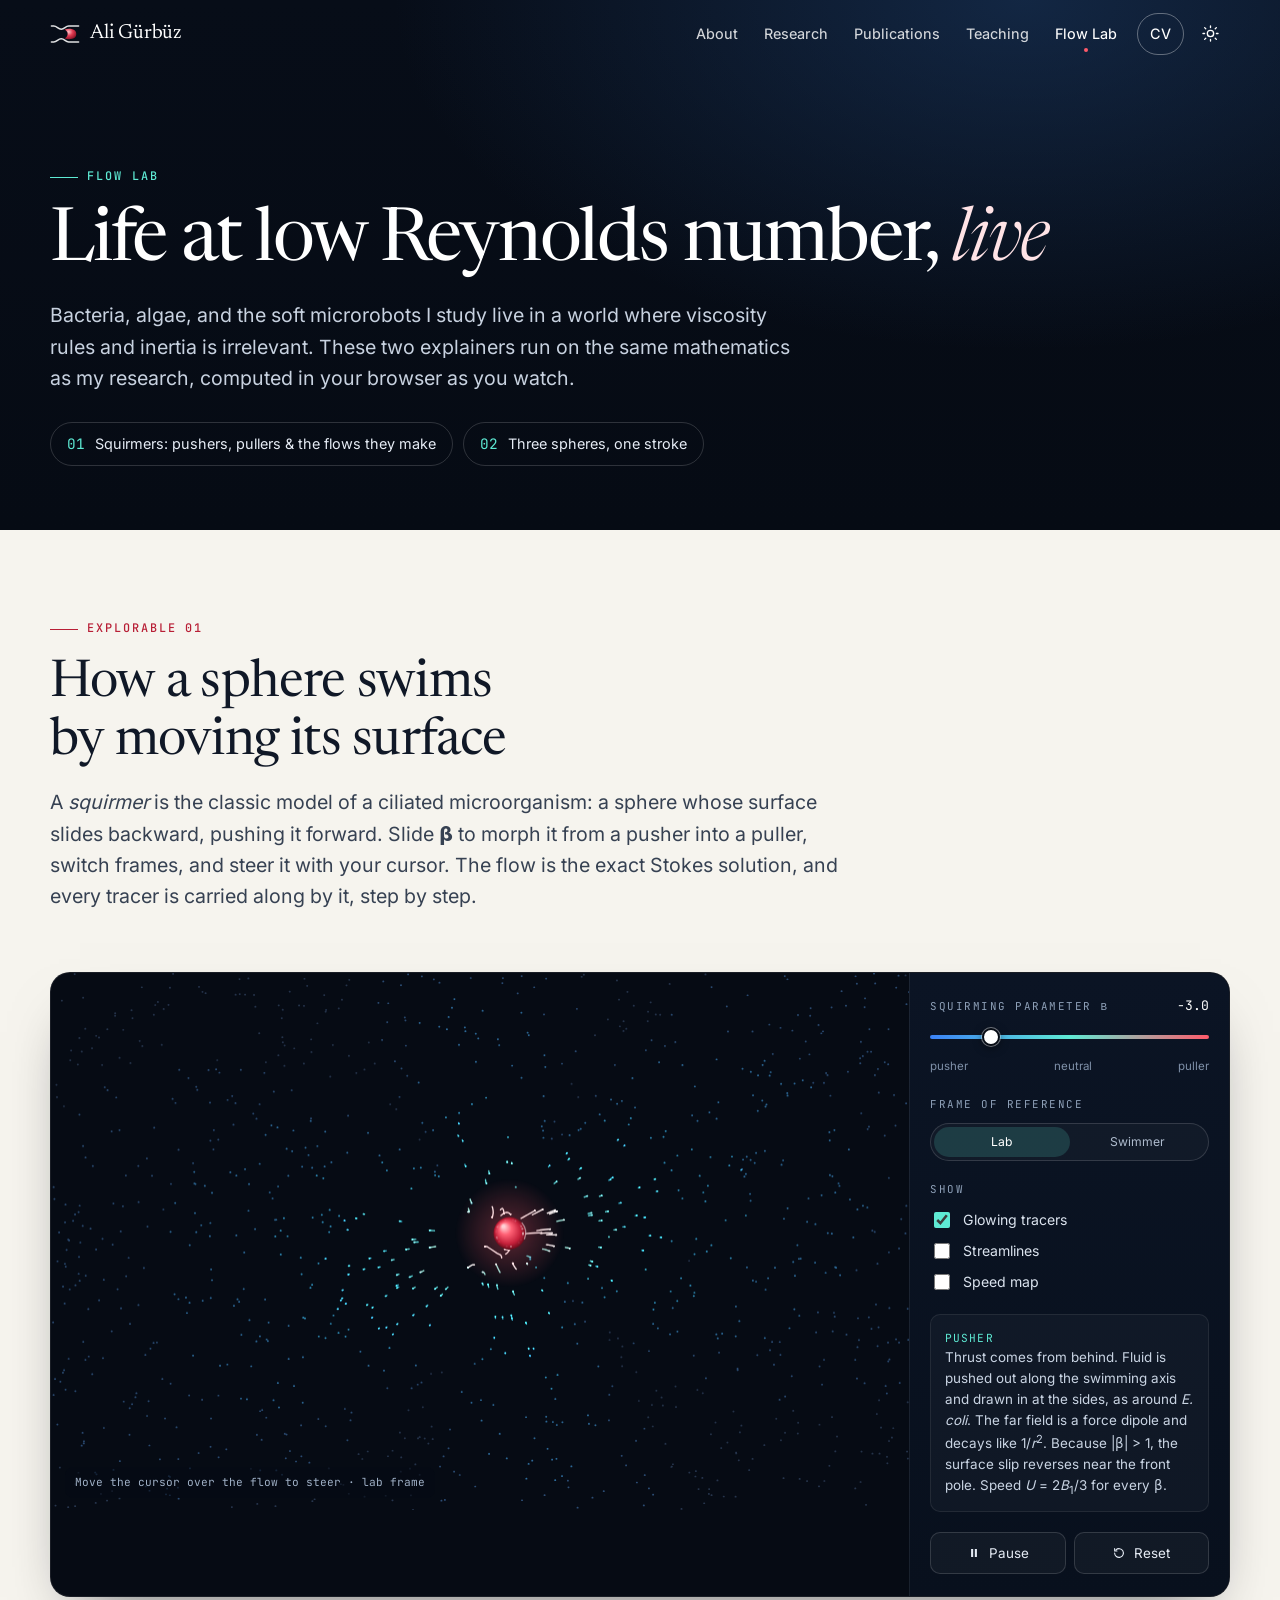
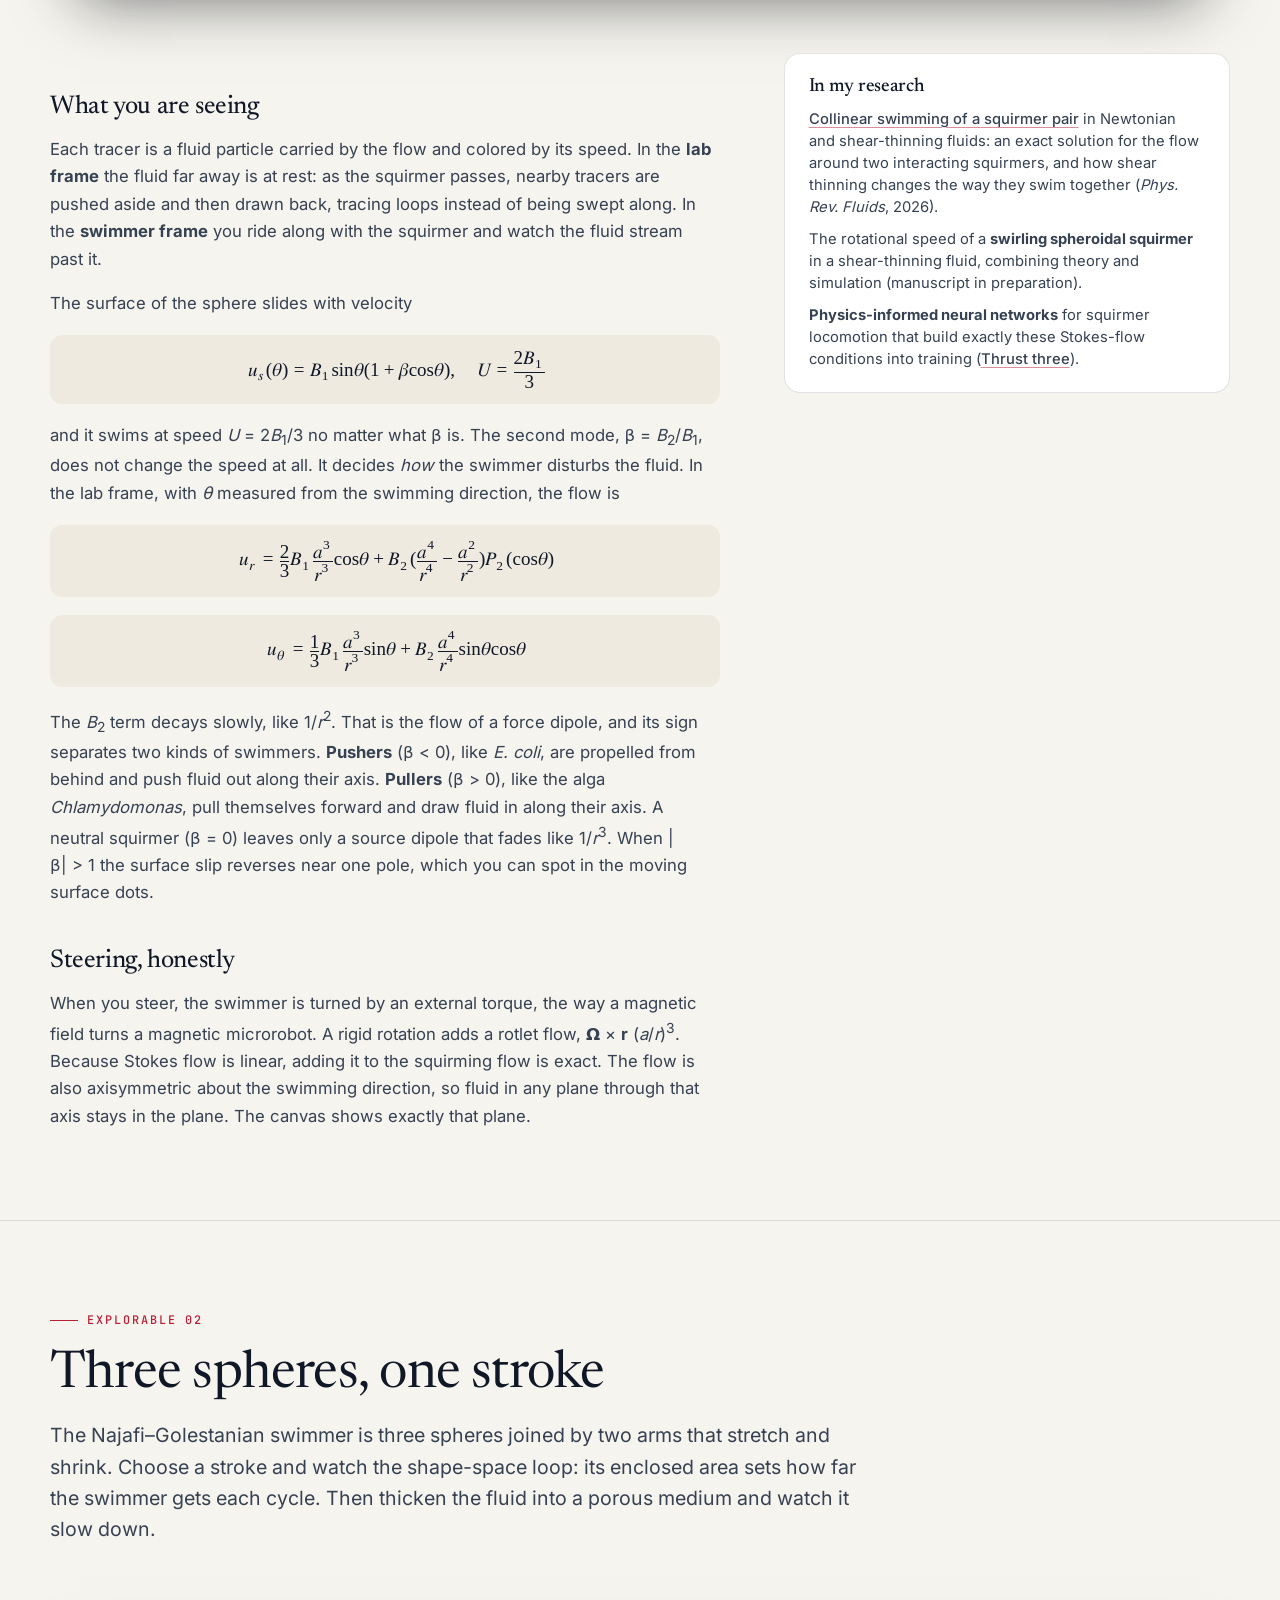
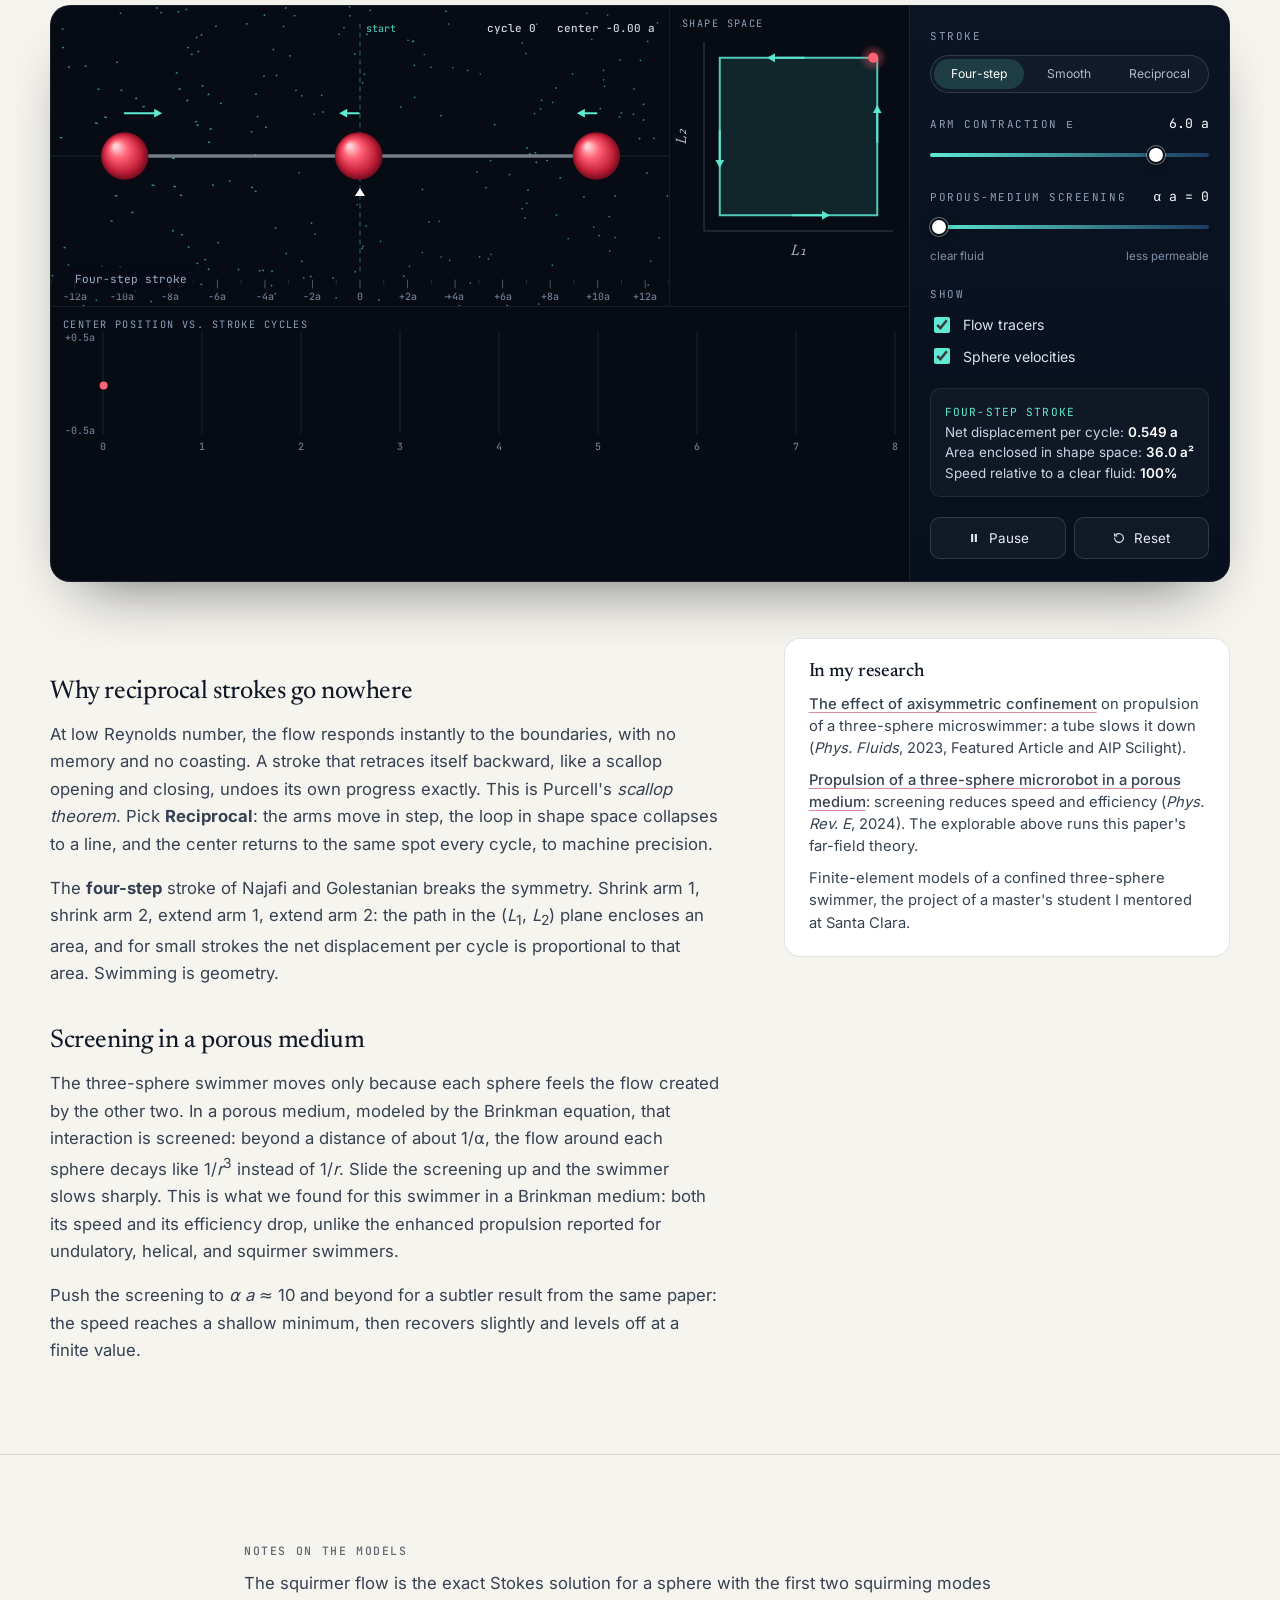
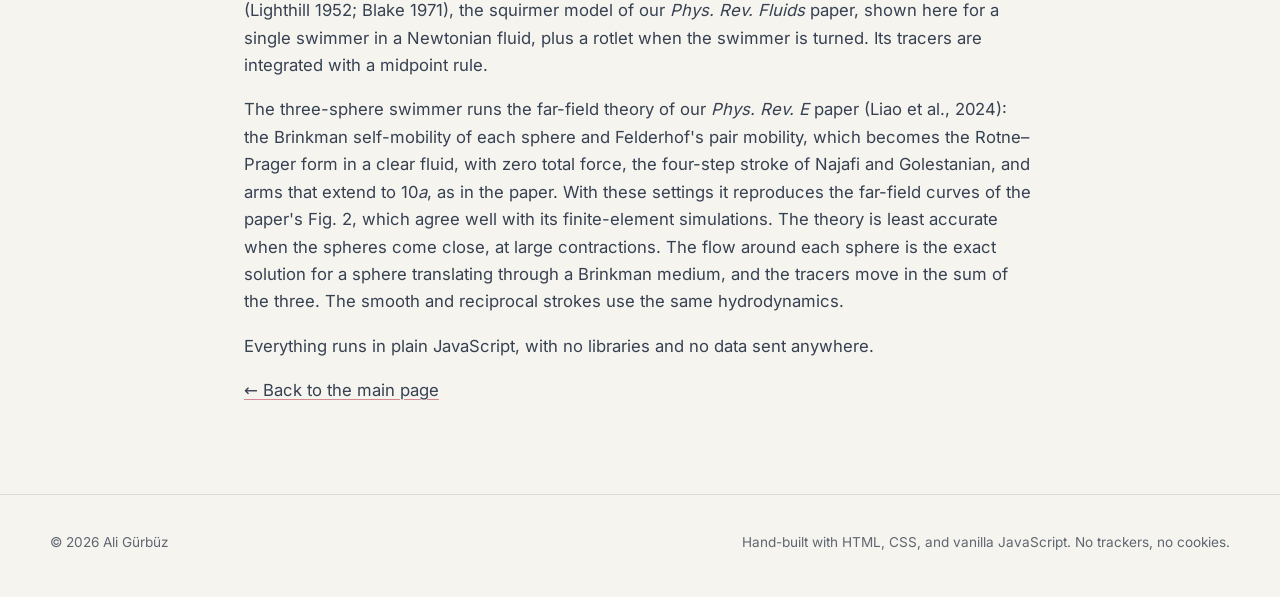
<file: flow-lab/index.html>
<!doctype html>
<html lang="en" class="no-js">
<head>
  <meta charset="utf-8">
  <meta name="viewport" content="width=device-width, initial-scale=1, viewport-fit=cover">
  <meta http-equiv="Content-Security-Policy" content="default-src 'self'; script-src 'self'; style-src 'self'; img-src 'self' data:; font-src 'self'; connect-src 'self'; object-src 'none'; base-uri 'self'; form-action 'none'">
  <title>Flow Lab · Life at Low Reynolds Number · Ali Gürbüz</title>
  <meta name="description" content="Interactive explainers of microswimmer physics: steer a squirmer through the exact Stokes flow it generates, and build a three-sphere swimmer to see why reciprocal strokes go nowhere and how porous media slow it down.">
  <meta name="author" content="Ali Gürbüz">
  <meta name="theme-color" content="#060b14">
  <link rel="canonical" href="https://aligurbu.github.io/flow-lab/">
  <meta property="og:type" content="website">
  <meta property="og:site_name" content="Ali Gürbüz">
  <meta property="og:title" content="Flow Lab · Life at low Reynolds number, live">
  <meta property="og:description" content="Steer a squirmer, morph pushers into pullers, and build a three-sphere swimmer: microswimmer physics computed live in your browser.">
  <meta property="og:url" content="https://aligurbu.github.io/flow-lab/">
  <meta property="og:image" content="https://aligurbu.github.io/assets/img/og-card.jpg">
  <meta property="og:image:width" content="1200">
  <meta property="og:image:height" content="630">
  <meta name="twitter:card" content="summary_large_image">
  <link rel="icon" href="../favicon.svg" type="image/svg+xml">
  <link rel="icon" href="../favicon-32.png" sizes="32x32" type="image/png">
  <link rel="apple-touch-icon" href="../apple-touch-icon.png">
  <link rel="manifest" href="../site.webmanifest">
  <link rel="preload" href="../assets/fonts/newsreader-latin.woff2" as="font" type="font/woff2" crossorigin>
  <link rel="preload" href="../assets/fonts/inter-latin.woff2" as="font" type="font/woff2" crossorigin>
  <link rel="stylesheet" href="../assets/css/site.css">
  <script src="../assets/js/theme-init.js"></script>
  <script src="../assets/js/flow.js" defer></script>
  <script src="../assets/js/site.js" defer></script>
  <script src="../assets/js/flow-lab.js" defer></script>
</head>
<body>
  <svg width="0" height="0" class="visually-hidden" aria-hidden="true" focusable="false">
    <symbol id="i-sun" viewBox="0 0 24 24"><g fill="none" stroke="currentColor" stroke-width="1.7" stroke-linecap="round"><circle cx="12" cy="12" r="4"/><path d="M12 2.5v2M12 19.5v2M4.6 4.6 6 6M18 18l1.4 1.4M2.5 12h2M19.5 12h2M4.6 19.4 6 18M18 6l1.4-1.4"/></g></symbol>
    <symbol id="i-moon" viewBox="0 0 24 24"><path d="M20.5 14.6A8.5 8.5 0 0 1 9.4 3.5a8.5 8.5 0 1 0 11.1 11.1z" fill="none" stroke="currentColor" stroke-width="1.7" stroke-linejoin="round"/></symbol>
    <symbol id="i-menu" viewBox="0 0 24 24"><path d="M4 7h16M4 12h16M4 17h16" fill="none" stroke="currentColor" stroke-width="1.8" stroke-linecap="round"/></symbol>
    <symbol id="i-play" viewBox="0 0 24 24"><path d="M8 5.5v13l11-6.5z" fill="currentColor"/></symbol>
    <symbol id="i-pause" viewBox="0 0 24 24"><path d="M7 5h3.6v14H7zM13.4 5H17v14h-3.6z" fill="currentColor"/></symbol>
    <symbol id="i-reset" viewBox="0 0 24 24"><path d="M4.5 12a7.5 7.5 0 1 0 2.2-5.3M4.5 4.5v4h4" fill="none" stroke="currentColor" stroke-width="1.8" stroke-linecap="round" stroke-linejoin="round"/></symbol>
    <symbol id="i-arrow" viewBox="0 0 24 24"><path d="M5 12h14m0 0-6-6m6 6-6 6" fill="none" stroke="currentColor" stroke-width="1.8" stroke-linecap="round" stroke-linejoin="round"/></symbol>
  </svg>

  <a class="skip-link" href="#main">Skip to content</a>

  <header class="site-header" data-solid="false">
    <div class="container header-inner">
      <a class="brand" href="../" aria-label="Ali Gürbüz, home">
        <svg class="brand-mark" viewBox="0 0 32 32" aria-hidden="true">
          <defs>
            <radialGradient id="bm-g" cx="34%" cy="30%" r="80%">
              <stop offset="0" stop-color="#ffc2c8"/>
              <stop offset=".45" stop-color="#e23b52"/>
              <stop offset="1" stop-color="#7a0d20"/>
            </radialGradient>
          </defs>
          <path class="bm-walls" d="M1.5 7.5H4C7.6 7.5 8.4 11 12 11S16.4 7.5 20 7.5H30.5M1.5 24.5H4C7.6 24.5 8.4 21 12 21S16.4 24.5 20 24.5H30.5"/>
          <path class="bm-cell" fill="url(#bm-g)" d="M15.6 11.3C19 10 24.4 10.3 26.6 12.3C27.6 13.3 28 14.6 28 16S27.6 18.7 26.6 19.7C24.4 21.7 19 22 15.6 20.7C17.7 19.5 18.8 17.9 18.8 16S17.7 12.5 15.6 11.3Z"/>
        </svg>
        <span>Ali Gürbüz</span>
      </a>
      <nav class="nav" aria-label="Primary">
        <ul class="nav-links" id="nav-links">
          <li><a href="../#about">About</a></li>
          <li><a href="../#research">Research</a></li>
          <li><a href="../#publications">Publications</a></li>
          <li><a href="../#teaching">Teaching</a></li>
          <li><a href="./" aria-current="page">Flow Lab</a></li>
          <li><a class="nav-cv" href="../cv.pdf" target="_blank" rel="noopener">CV</a></li>
        </ul>
        <button class="icon-btn theme-toggle" type="button" data-theme-toggle aria-label="Toggle dark mode" aria-pressed="false">
          <svg class="sun" aria-hidden="true"><use href="#i-sun"/></svg>
          <svg class="moon" aria-hidden="true"><use href="#i-moon"/></svg>
        </button>
        <button class="icon-btn menu-toggle" type="button" aria-controls="nav-links" aria-expanded="false" aria-label="Open menu">
          <svg aria-hidden="true"><use href="#i-menu"/></svg>
        </button>
      </nav>
    </div>
  </header>

  <main id="main">
    <section class="lab-hero" data-hero aria-labelledby="lab-title">
      <div class="container">
        <p class="eyebrow">Flow Lab</p>
        <h1 id="lab-title">Life at low Reynolds number, <em>live</em></h1>
        <p class="lede">Bacteria, algae, and the soft microrobots I study live in a world where viscosity rules and inertia is irrelevant. These two explainers run on the same mathematics as my research, computed in your browser as you watch.</p>
        <ul class="lab-toc">
          <li><a href="#squirmer"><span>01</span>Squirmers: pushers, pullers &amp; the flows they make</a></li>
          <li><a href="#three-sphere"><span>02</span>Three spheres, one stroke</a></li>
        </ul>
      </div>
    </section>

    <!-- ===================== EXPLORABLE 1: SQUIRMER ===================== -->
    <section class="lab-section" id="squirmer" aria-labelledby="sq-title">
      <div class="container">
        <div class="section-head">
          <p class="eyebrow">Explorable 01</p>
          <h2 id="sq-title">How a sphere swims by moving its surface</h2>
          <p class="lede">A <em>squirmer</em> is the classic model of a ciliated microorganism: a sphere whose surface slides backward, pushing it forward. Slide <b>β</b> to morph it from a pusher into a puller, switch frames, and steer it with your cursor. The flow is the exact Stokes solution, and every tracer is carried along by it, step by step.</p>
        </div>

        <div class="explorable">
          <div class="stage" id="sq-stage" role="img" aria-label="Animated tracer particles in the flow around a swimming sphere; tracers glow with the local fluid speed.">
            <p class="stage-hint">Move the cursor over the flow to steer · lab frame</p>
          </div>
          <div class="controls">
            <div class="control">
              <p class="control-label"><label for="sq-beta">Squirming parameter β</label><output id="sq-beta-out" for="sq-beta">−3.0</output></p>
              <input type="range" id="sq-beta" min="-5" max="5" step="0.1" value="-3">
              <div class="range-scale" aria-hidden="true"><span>pusher</span><span>neutral</span><span>puller</span></div>
            </div>
            <div class="control">
              <p class="control-label">Frame of reference</p>
              <div class="seg" role="group" aria-label="Frame of reference">
                <button type="button" data-frame="lab" aria-pressed="true">Lab</button>
                <button type="button" data-frame="swimmer" aria-pressed="false">Swimmer</button>
              </div>
            </div>
            <div class="control">
              <p class="control-label">Show</p>
              <div class="toggles">
                <label class="toggle"><input type="checkbox" data-layer="tracers" checked> Glowing tracers</label>
                <label class="toggle"><input type="checkbox" data-layer="streamlines"> Streamlines</label>
                <label class="toggle"><input type="checkbox" data-layer="speedMap"> Speed map</label>
              </div>
            </div>
            <p class="readout" id="sq-readout" aria-live="polite"></p>
            <div class="btn-row">
              <button type="button" class="lab-btn" id="sq-toggle"><svg aria-hidden="true"><use href="#i-pause"/></svg><span>Pause</span></button>
              <button type="button" class="lab-btn" id="sq-reset"><svg aria-hidden="true"><use href="#i-reset"/></svg><span>Reset</span></button>
            </div>
          </div>
        </div>

        <div class="explain-grid">
          <div class="prose">
            <h3>What you are seeing</h3>
            <p>Each tracer is a fluid particle carried by the flow and colored by its speed. In the <b>lab frame</b> the fluid far away is at rest: as the squirmer passes, nearby tracers are pushed aside and then drawn back, tracing loops instead of being swept along. In the <b>swimmer frame</b> you ride along with the squirmer and watch the fluid stream past it.</p>
            <p>The surface of the sphere slides with velocity</p>
            <math display="block" aria-label="u sub s of theta equals B 1 sine theta times open paren 1 plus beta cosine theta close paren">
              <mrow>
                <msub><mi>u</mi><mi>s</mi></msub><mo>(</mo><mi>θ</mi><mo>)</mo><mo>=</mo>
                <msub><mi>B</mi><mn>1</mn></msub><mi>sin</mi><mo>&#x2061;</mo><mi>θ</mi>
                <mo>(</mo><mn>1</mn><mo>+</mo><mi>β</mi><mi>cos</mi><mo>&#x2061;</mo><mi>θ</mi><mo>)</mo>
                <mo>,</mo><mspace width="1em"/>
                <mi>U</mi><mo>=</mo><mfrac><mrow><mn>2</mn><msub><mi>B</mi><mn>1</mn></msub></mrow><mn>3</mn></mfrac>
              </mrow>
            </math>
            <p>and it swims at speed <i>U</i> = 2<i>B</i><sub>1</sub>/3 no matter what β is. The second mode, β = <i>B</i><sub>2</sub>/<i>B</i><sub>1</sub>, does not change the speed at all. It decides <em>how</em> the swimmer disturbs the fluid. In the lab frame, with <i>θ</i> measured from the swimming direction, the flow is</p>
            <math display="block" aria-label="u r equals two thirds B1 a cubed over r cubed cosine theta plus B2 times a to the fourth over r to the fourth minus a squared over r squared times P2 of cosine theta">
              <mrow>
                <msub><mi>u</mi><mi>r</mi></msub><mo>=</mo>
                <mfrac><mn>2</mn><mn>3</mn></mfrac><msub><mi>B</mi><mn>1</mn></msub>
                <mfrac><msup><mi>a</mi><mn>3</mn></msup><msup><mi>r</mi><mn>3</mn></msup></mfrac>
                <mi>cos</mi><mo>&#x2061;</mo><mi>θ</mi><mo>+</mo>
                <msub><mi>B</mi><mn>2</mn></msub>
                <mrow><mo>(</mo>
                  <mfrac><msup><mi>a</mi><mn>4</mn></msup><msup><mi>r</mi><mn>4</mn></msup></mfrac><mo>−</mo>
                  <mfrac><msup><mi>a</mi><mn>2</mn></msup><msup><mi>r</mi><mn>2</mn></msup></mfrac>
                <mo>)</mo></mrow>
                <msub><mi>P</mi><mn>2</mn></msub><mo>(</mo><mi>cos</mi><mo>&#x2061;</mo><mi>θ</mi><mo>)</mo>
              </mrow>
            </math>
            <math display="block" aria-label="u theta equals one third B1 a cubed over r cubed sine theta plus B2 a to the fourth over r to the fourth sine theta cosine theta">
              <mrow>
                <msub><mi>u</mi><mi>θ</mi></msub><mo>=</mo>
                <mfrac><mn>1</mn><mn>3</mn></mfrac><msub><mi>B</mi><mn>1</mn></msub>
                <mfrac><msup><mi>a</mi><mn>3</mn></msup><msup><mi>r</mi><mn>3</mn></msup></mfrac>
                <mi>sin</mi><mo>&#x2061;</mo><mi>θ</mi><mo>+</mo>
                <msub><mi>B</mi><mn>2</mn></msub>
                <mfrac><msup><mi>a</mi><mn>4</mn></msup><msup><mi>r</mi><mn>4</mn></msup></mfrac>
                <mi>sin</mi><mo>&#x2061;</mo><mi>θ</mi><mi>cos</mi><mo>&#x2061;</mo><mi>θ</mi>
              </mrow>
            </math>
            <p>The <i>B</i><sub>2</sub> term decays slowly, like 1/<i>r</i><sup>2</sup>. That is the flow of a force dipole, and its sign separates two kinds of swimmers. <b>Pushers</b> (β &lt; 0), like <i>E. coli</i>, are propelled from behind and push fluid out along their axis. <b>Pullers</b> (β &gt; 0), like the alga <i>Chlamydomonas</i>, pull themselves forward and draw fluid in along their axis. A neutral squirmer (β = 0) leaves only a source dipole that fades like 1/<i>r</i><sup>3</sup>. When |β| &gt; 1 the surface slip reverses near one pole, which you can spot in the moving surface dots.</p>
            <h3>Steering, honestly</h3>
            <p>When you steer, the swimmer is turned by an external torque, the way a magnetic field turns a magnetic microrobot. A rigid rotation adds a rotlet flow, <b>Ω</b> × <b>r</b> (<i>a</i>/<i>r</i>)<sup>3</sup>. Because Stokes flow is linear, adding it to the squirming flow is exact. The flow is also axisymmetric about the swimming direction, so fluid in any plane through that axis stays in the plane. The canvas shows exactly that plane.</p>
          </div>
          <aside class="aside-card">
            <h4>In my research</h4>
            <ul>
              <li><a href="https://doi.org/10.1103/4zfv-pxg4" target="_blank" rel="noopener">Collinear swimming of a squirmer pair</a> in Newtonian and shear-thinning fluids: an exact solution for the flow around two interacting squirmers, and how shear thinning changes the way they swim together (<i>Phys. Rev. Fluids</i>, 2026).</li>
              <li>The rotational speed of a <b>swirling spheroidal squirmer</b> in a shear-thinning fluid, combining theory and simulation (manuscript in preparation).</li>
              <li><b>Physics-informed neural networks</b> for squirmer locomotion that build exactly these Stokes-flow conditions into training (<a href="../#research">Thrust three</a>).</li>
            </ul>
          </aside>
        </div>
      </div>
    </section>

    <!-- ===================== EXPLORABLE 2: THREE-SPHERE SWIMMER ===================== -->
    <section class="lab-section" id="three-sphere" aria-labelledby="ts-title">
      <div class="container">
        <div class="section-head">
          <p class="eyebrow">Explorable 02</p>
          <h2 id="ts-title">Three spheres, one stroke</h2>
          <p class="lede">The Najafi–Golestanian swimmer is three spheres joined by two arms that stretch and shrink. Choose a stroke and watch the shape-space loop: its enclosed area sets how far the swimmer gets each cycle. Then thicken the fluid into a porous medium and watch it slow down.</p>
        </div>

        <div class="explorable">
          <div>
            <div class="tri-panels">
              <div class="stage" id="ts-stage" role="img" aria-label="Three spheres on a line, connected by extensible arms, with tracer particles showing the flow they create.">
                <p class="stage-hint" id="ts-hint">Four-step stroke</p>
              </div>
              <div class="subpanel" id="ts-shape" role="img" aria-label="The stroke drawn as a loop in the plane of the two arm lengths.">
                <p class="subpanel-title">Shape space</p>
              </div>
            </div>
            <div class="plot-strip" id="ts-plot" role="img" aria-label="Position of the swimmer's center over time.">
              <p class="subpanel-title">Center position vs. stroke cycles</p>
            </div>
          </div>
          <div class="controls">
            <div class="control">
              <p class="control-label">Stroke</p>
              <div class="seg" role="group" aria-label="Stroke">
                <button type="button" data-stroke="four" aria-pressed="true">Four-step</button>
                <button type="button" data-stroke="smooth" aria-pressed="false">Smooth</button>
                <button type="button" data-stroke="recip" aria-pressed="false">Reciprocal</button>
              </div>
            </div>
            <div class="control">
              <p class="control-label"><label for="ts-eps">Arm contraction ε</label><output id="ts-eps-out" for="ts-eps">6.0 a</output></p>
              <input type="range" class="range-mono" id="ts-eps" min="1" max="7" step="0.1" value="6">
            </div>
            <div class="control">
              <p class="control-label"><label for="ts-alpha">Porous-medium screening</label><output id="ts-alpha-out" for="ts-alpha">α a = 0</output></p>
              <input type="range" class="range-mono" id="ts-alpha" min="0" max="50" step="1" value="0" aria-valuetext="alpha a = 0">
              <div class="range-scale" aria-hidden="true"><span>clear fluid</span><span>less permeable</span></div>
            </div>
            <div class="control">
              <p class="control-label">Show</p>
              <div class="toggles">
                <label class="toggle"><input type="checkbox" id="ts-tracers" checked> Flow tracers</label>
                <label class="toggle"><input type="checkbox" id="ts-arrows" checked> Sphere velocities</label>
              </div>
            </div>
            <p class="readout" id="ts-readout" aria-live="polite"></p>
            <div class="btn-row">
              <button type="button" class="lab-btn" id="ts-toggle"><svg aria-hidden="true"><use href="#i-pause"/></svg><span>Pause</span></button>
              <button type="button" class="lab-btn" id="ts-reset"><svg aria-hidden="true"><use href="#i-reset"/></svg><span>Reset</span></button>
            </div>
          </div>
        </div>

        <div class="explain-grid">
          <div class="prose">
            <h3>Why reciprocal strokes go nowhere</h3>
            <p>At low Reynolds number, the flow responds instantly to the boundaries, with no memory and no coasting. A stroke that retraces itself backward, like a scallop opening and closing, undoes its own progress exactly. This is Purcell's <em>scallop theorem</em>. Pick <b>Reciprocal</b>: the arms move in step, the loop in shape space collapses to a line, and the center returns to the same spot every cycle, to machine precision.</p>
            <p>The <b>four-step</b> stroke of Najafi and Golestanian breaks the symmetry. Shrink arm 1, shrink arm 2, extend arm 1, extend arm 2: the path in the (<i>L</i><sub>1</sub>, <i>L</i><sub>2</sub>) plane encloses an area, and for small strokes the net displacement per cycle is proportional to that area. Swimming is geometry.</p>
            <h3>Screening in a porous medium</h3>
            <p>The three-sphere swimmer moves only because each sphere feels the flow created by the other two. In a porous medium, modeled by the Brinkman equation, that interaction is screened: beyond a distance of about 1/α, the flow around each sphere decays like 1/<i>r</i><sup>3</sup> instead of 1/<i>r</i>. Slide the screening up and the swimmer slows sharply. This is what we found for this swimmer in a Brinkman medium: both its speed and its efficiency drop, unlike the enhanced propulsion reported for undulatory, helical, and squirmer swimmers.</p>
            <p>Push the screening to <i>α a</i> ≈ 10 and beyond for a subtler result from the same paper: the speed reaches a shallow minimum, then recovers slightly and levels off at a finite value.</p>
          </div>
          <aside class="aside-card">
            <h4>In my research</h4>
            <ul>
              <li><a href="https://doi.org/10.1063/5.0163348" target="_blank" rel="noopener">The effect of axisymmetric confinement</a> on propulsion of a three-sphere microswimmer: a tube slows it down (<i>Phys. Fluids</i>, 2023, Featured Article and AIP Scilight).</li>
              <li><a href="https://doi.org/10.1103/PhysRevE.109.065106" target="_blank" rel="noopener">Propulsion of a three-sphere microrobot in a porous medium</a>: screening reduces speed and efficiency (<i>Phys. Rev. E</i>, 2024). The explorable above runs this paper's far-field theory.</li>
              <li>Finite-element models of a confined three-sphere swimmer, the project of a master's student I mentored at Santa Clara.</li>
            </ul>
          </aside>
        </div>
      </div>
    </section>

    <section class="lab-section" aria-labelledby="notes-title">
      <div class="container prose">
        <h2 id="notes-title" class="label">Notes on the models</h2>
        <p>The squirmer flow is the exact Stokes solution for a sphere with the first two squirming modes (Lighthill 1952; Blake 1971), the squirmer model of our <i>Phys. Rev. Fluids</i> paper, shown here for a single swimmer in a Newtonian fluid, plus a rotlet when the swimmer is turned. Its tracers are integrated with a midpoint rule.</p>
        <p>The three-sphere swimmer runs the far-field theory of our <i>Phys. Rev. E</i> paper (Liao et al., 2024): the Brinkman self-mobility of each sphere and Felderhof's pair mobility, which becomes the Rotne–Prager form in a clear fluid, with zero total force, the four-step stroke of Najafi and Golestanian, and arms that extend to 10<i>a</i>, as in the paper. With these settings it reproduces the far-field curves of the paper's Fig. 2, which agree well with its finite-element simulations. The theory is least accurate when the spheres come close, at large contractions. The flow around each sphere is the exact solution for a sphere translating through a Brinkman medium, and the tracers move in the sum of the three. The smooth and reciprocal strokes use the same hydrodynamics.</p>
        <p>Everything runs in plain JavaScript, with no libraries and no data sent anywhere.</p>
        <p><a href="../">← Back to the main page</a></p>
      </div>
    </section>
  </main>

  <footer class="site-footer">
    <div class="container footer-inner">
      <p>© <span data-year>2026</span> Ali Gürbüz</p>
      <p>Hand-built with HTML, CSS, and vanilla JavaScript. No trackers, no cookies.</p>
    </div>
  </footer>
</body>
</html>
</file>
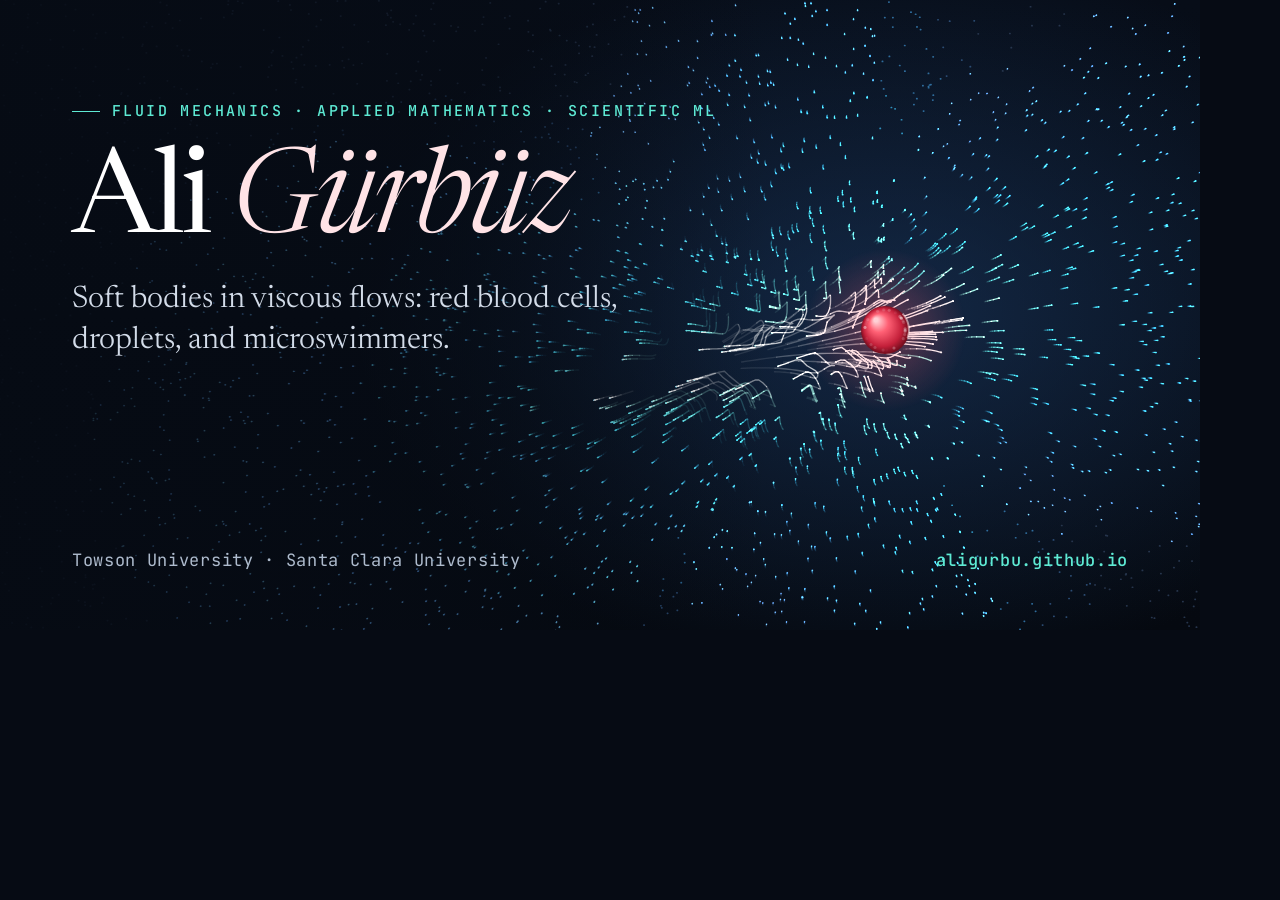
<file: tools/og-card.html>
<!doctype html>
<html lang="en">
<head>
  <meta charset="utf-8">
  <meta name="robots" content="noindex">
  <title>Social card template</title>
  <!--
    Template for assets/img/og-card.jpg (1200 x 630), the preview image shown when the site is shared.
    Regenerate from the repository root with a local server running (python -m http.server 8765), then:
      chrome --headless=new --hide-scrollbars --force-device-scale-factor=1 --window-size=1200,630
             --virtual-time-budget=5000 --screenshot=og-card.png http://127.0.0.1:8765/tools/og-card.html
    and save it as a JPEG (quality ~88) at assets/img/og-card.jpg.
  -->
  <link rel="stylesheet" href="../assets/css/site.css">
  <style>
    html, body { margin: 0; width: 1200px; height: 630px; overflow: hidden; background: #060b14; }
    .card { position: relative; width: 1200px; height: 630px; overflow: hidden; color: #e6ecf5;
      background: radial-gradient(760px 520px at 74% 50%, rgba(30, 64, 110, 0.55), transparent 70%), linear-gradient(180deg, #070d18, #050910); }
    .stage { position: absolute; inset: 0; }
    .stage canvas { position: absolute; inset: 0; width: 100%; height: 100%; }
    .scrim { position: absolute; inset: 0; background: linear-gradient(90deg, rgba(6, 11, 20, 0.92) 0%, rgba(6, 11, 20, 0.6) 40%, rgba(6, 11, 20, 0) 64%); }
    .text { position: absolute; left: 72px; top: 92px; width: 640px; }
    .eyebrow { color: #5eead4; font-size: 15px; white-space: nowrap; }
    h1 { margin: 26px 0 22px; font-family: var(--font-serif); font-size: 118px; font-weight: 380; line-height: 0.92; letter-spacing: -0.035em; color: #fff; }
    h1 em { font-weight: 340; color: #ffe3e6; }
    .line { margin: 0; font-family: var(--font-serif); font-size: 31px; line-height: 1.32; font-weight: 350; color: #d3dce9; }
    .foot { position: absolute; left: 72px; right: 72px; bottom: 56px; display: flex; justify-content: space-between; font-family: var(--font-mono); font-size: 17px; color: #aebbcd; letter-spacing: 0.04em; }
    .foot b { color: #5eead4; font-weight: 500; }
  </style>
</head>
<body>
  <div class="card">
    <div class="stage" id="stage"></div>
    <div class="scrim"></div>
    <div class="text">
      <p class="eyebrow">Fluid mechanics · Applied mathematics · Scientific ML</p>
      <h1>Ali <em>Gürbüz</em></h1>
      <p class="line">Soft bodies in viscous flows: red blood cells, droplets, and microswimmers.</p>
    </div>
    <div class="foot"><span>Towson University · Santa Clara University</span><b>aligurbu.github.io</b></div>
  </div>
  <script src="../assets/js/flow.js"></script>
  <script>
    // Freeze one frame of the live hero simulation: a pusher gliding up and to the right.
    var flow = new SquirmerFlow(document.getElementById('stage'), { beta: -3, radius: 24, density: 1 / 300, steer: false });
    flow.pause();
    var frames = 260, phi = -0.2, travel = flow.U * frames / 60;
    flow.phi = phi;
    flow.sx = 885 - travel * Math.cos(phi);
    flow.sy = 330 - travel * Math.sin(phi);
    for (var i = 0; i < flow.n; i++) flow._spawn(i, true);
    flow._warm(frames);
  </script>
</body>
</html>
</file>
<file: assets/css/site.css>
/* ==========================================================================
   Ali Gürbüz · personal academic website
   Hand-written CSS, no framework, no build step.

   1. Fonts            6. Hero                 11. Software
   2. Design tokens    7. News strip           12. Teaching
   3. Base             8. About                13. Talks, service, contact, footer
   4. Layout & type    9. Research             14. Flow Lab
   5. Header & nav    10. Publications         15. Motion, utilities, print
   ========================================================================== */

/* 1. Fonts (self-hosted, SIL Open Font License; no third-party requests) */
@font-face {
  font-family: "Newsreader";
  src: url("../fonts/newsreader-latin.woff2") format("woff2");
  font-weight: 300 700; font-style: normal; font-display: swap;
}
@font-face {
  font-family: "Newsreader";
  src: url("../fonts/newsreader-italic-latin.woff2") format("woff2");
  font-weight: 300 700; font-style: italic; font-display: swap;
}
@font-face {
  font-family: "Inter";
  src: url("../fonts/inter-latin.woff2") format("woff2");
  font-weight: 300 700; font-style: normal; font-display: swap;
}
@font-face {
  font-family: "JetBrains Mono";
  src: url("../fonts/jetbrains-mono-latin.woff2") format("woff2");
  font-weight: 400 600; font-style: normal; font-display: swap;
}

/* 2. Design tokens */
:root {
  --font-serif: "Newsreader", "Iowan Old Style", "Palatino Linotype", Palatino, Georgia, serif;
  --font-sans: "Inter", system-ui, -apple-system, "Segoe UI", Roboto, "Helvetica Neue", Arial, sans-serif;
  --font-mono: "JetBrains Mono", ui-monospace, "SFMono-Regular", Menlo, Consolas, monospace;

  --paper: #f6f4ee;
  --paper-2: #eeeae0;
  --surface: #ffffff;
  --ink: #101827;
  --ink-2: #364152;
  --ink-3: #5f6672;
  --rule: rgba(16, 24, 39, 0.12);
  --rule-strong: rgba(16, 24, 39, 0.24);
  --accent: #b81f36;            /* plasma red: red blood cells */
  --accent-strong: #961529;
  --accent-soft: rgba(184, 31, 54, 0.08);
  --teal: #0f766e;              /* flow teal */
  --teal-soft: rgba(15, 118, 110, 0.09);
  --shadow: 0 1px 2px rgba(16, 24, 39, 0.05), 0 10px 30px -16px rgba(16, 24, 39, 0.22);
  --shadow-lift: 0 2px 4px rgba(16, 24, 39, 0.06), 0 22px 44px -22px rgba(16, 24, 39, 0.32);

  --night: #060b14;
  --night-2: #0b1424;
  --night-ink: #e6ecf5;
  --night-ink-2: #aeb9ca;
  --glow: #5eead4;
  --plasma: #ff5a6a;

  --radius: 16px;
  --radius-sm: 10px;
  --container: 1180px;
  --gutter: clamp(20px, 5vw, 48px);
  --header-h: 68px;
  --ease: cubic-bezier(0.2, 0.7, 0.2, 1);
  color-scheme: light;
}

[data-theme="dark"] {
  --paper: #0a101b;
  --paper-2: #0d1522;
  --surface: #111a29;
  --ink: #e9edf3;
  --ink-2: #c3cbd7;
  --ink-3: #8f9aab;
  --rule: rgba(233, 237, 243, 0.11);
  --rule-strong: rgba(233, 237, 243, 0.24);
  --accent: #ff6b7b;
  --accent-strong: #ff8a97;
  --accent-soft: rgba(255, 107, 123, 0.1);
  --teal: #5eead4;
  --teal-soft: rgba(94, 234, 212, 0.08);
  --shadow: 0 1px 2px rgba(0, 0, 0, 0.35), 0 14px 34px -18px rgba(0, 0, 0, 0.7);
  --shadow-lift: 0 2px 4px rgba(0, 0, 0, 0.4), 0 24px 48px -22px rgba(0, 0, 0, 0.8);
  color-scheme: dark;
}

/* 3. Base */
*, *::before, *::after { box-sizing: border-box; }

html {
  -webkit-text-size-adjust: 100%;
  text-size-adjust: 100%;
  scroll-behavior: smooth;
  scroll-padding-top: calc(var(--header-h) + 20px);
}

body {
  margin: 0;
  font-family: var(--font-sans);
  font-size: 1.0625rem;
  line-height: 1.65;
  color: var(--ink);
  background: var(--paper);
  -webkit-font-smoothing: antialiased;
  -moz-osx-font-smoothing: grayscale;
  text-rendering: optimizeLegibility;
  transition: background-color 0.3s var(--ease), color 0.3s var(--ease);
}

img, svg, canvas, video { display: block; max-width: 100%; }
img { height: auto; }
button, input, select { font: inherit; color: inherit; }
button { cursor: pointer; }

a {
  color: inherit;
  text-decoration-line: underline;
  text-decoration-thickness: 1px;
  text-underline-offset: 0.2em;
  text-decoration-color: color-mix(in srgb, var(--accent) 50%, transparent);
  transition: color 0.2s var(--ease), text-decoration-color 0.2s var(--ease);
}
a:hover { color: var(--accent); text-decoration-color: var(--accent); }

::selection { background: color-mix(in srgb, var(--accent) 22%, transparent); }

:focus-visible {
  outline: 2px solid var(--teal);
  outline-offset: 3px;
  border-radius: 6px;
}

.skip-link {
  position: absolute;
  left: 16px;
  top: -100px;
  z-index: 100;
  padding: 10px 16px;
  border-radius: 8px;
  background: var(--ink);
  color: var(--paper);
  text-decoration: none;
}
.skip-link:focus { top: 12px; }

.visually-hidden {
  position: absolute !important;
  width: 1px; height: 1px;
  padding: 0; margin: -1px;
  overflow: hidden; clip: rect(0, 0, 0, 0);
  white-space: nowrap; border: 0;
}

/* 4. Layout & type */
.container {
  width: min(100% - 2 * var(--gutter), var(--container));
  margin-inline: auto;
}

.section { padding-block: clamp(72px, 9vw, 128px); }
.section--alt { background: var(--paper-2); }

.section-head {
  display: grid;
  gap: 16px;
  max-width: 780px;
  margin-bottom: clamp(36px, 5vw, 60px);
}

.eyebrow {
  display: inline-flex;
  align-items: center;
  gap: 0.8em;
  margin: 0;
  font-family: var(--font-mono);
  font-size: 0.74rem;
  font-weight: 500;
  letter-spacing: 0.16em;
  text-transform: uppercase;
  color: var(--accent);
}
.eyebrow::before {
  content: "";
  width: 28px;
  height: 1px;
  background: currentColor;
}

h1, h2, h3, h4 {
  margin: 0;
  font-family: var(--font-serif);
  font-weight: 400;
  line-height: 1.12;
  letter-spacing: -0.015em;
  color: var(--ink);
  text-wrap: balance;
}
h2 { font-size: clamp(2.1rem, 4.3vw, 3.25rem); }
h3 { font-size: clamp(1.4rem, 2.3vw, 1.8rem); font-weight: 450; }

p { margin: 0 0 1em; color: var(--ink-2); text-wrap: pretty; }
p:last-child { margin-bottom: 0; }

.lede {
  font-size: clamp(1.08rem, 1.55vw, 1.22rem);
  line-height: 1.6;
  color: var(--ink-2);
  max-width: 68ch;
}

.label {
  margin: 0 0 12px;
  font-family: var(--font-mono);
  font-size: 0.72rem;
  font-weight: 500;
  letter-spacing: 0.14em;
  text-transform: uppercase;
  color: var(--ink-3);
}

.chips { display: flex; flex-wrap: wrap; gap: 6px; margin: 0; padding: 0; list-style: none; }
.chip {
  display: inline-block;
  padding: 4px 11px;
  border-radius: 999px;
  font-size: 0.8rem;
  line-height: 1.5;
  color: var(--teal);
  background: var(--teal-soft);
  border: 1px solid color-mix(in srgb, var(--teal) 22%, transparent);
}
.chip--plain {
  color: var(--ink-2);
  background: transparent;
  border-color: var(--rule-strong);
}

.btn {
  display: inline-flex;
  align-items: center;
  gap: 10px;
  padding: 13px 22px;
  border-radius: 999px;
  border: 1px solid transparent;
  font-size: 0.95rem;
  font-weight: 500;
  line-height: 1;
  text-decoration: none;
  white-space: nowrap;
  transition: transform 0.2s var(--ease), background-color 0.2s var(--ease), border-color 0.2s var(--ease), color 0.2s var(--ease), box-shadow 0.2s var(--ease);
}
.btn svg { width: 18px; height: 18px; flex: none; }
.btn:hover { transform: translateY(-1px); }
.btn-primary { background: var(--accent); color: #fff; box-shadow: 0 10px 24px -12px color-mix(in srgb, var(--accent) 80%, transparent); }
.btn-primary:hover { background: var(--accent-strong); color: #fff; }
.btn-ghost { border-color: var(--rule-strong); color: var(--ink); background: transparent; }
.btn-ghost:hover { border-color: var(--ink); color: var(--ink); }

.icon { width: 18px; height: 18px; flex: none; }

/* 5. Header & navigation */
.site-header {
  position: fixed;
  inset: 0 0 auto 0;
  z-index: 60;
  height: var(--header-h);
  display: flex;
  align-items: center;
  color: #fff;
  transition: background-color 0.35s var(--ease), color 0.35s var(--ease), box-shadow 0.35s var(--ease);
}
.site-header[data-scrolled="true"]:not([data-solid="true"]) {
  background: rgba(6, 11, 20, 0.72);
  -webkit-backdrop-filter: saturate(1.4) blur(14px);
  backdrop-filter: saturate(1.4) blur(14px);
  box-shadow: 0 1px 0 rgba(255, 255, 255, 0.06);
}
.site-header.nav-open { -webkit-backdrop-filter: none !important; backdrop-filter: none !important; }
.site-header[data-solid="true"] {
  color: var(--ink);
  background: color-mix(in srgb, var(--paper) 94%, transparent);
  -webkit-backdrop-filter: saturate(1.5) blur(14px);
  backdrop-filter: saturate(1.5) blur(14px);
  box-shadow: 0 1px 0 var(--rule);
}
.header-inner {
  display: flex;
  align-items: center;
  justify-content: space-between;
  gap: 20px;
}

.brand {
  display: inline-flex;
  align-items: center;
  gap: 10px;
  font-family: var(--font-serif);
  font-size: 1.28rem;
  letter-spacing: -0.01em;
  text-decoration: none;
  color: inherit;
}
.brand:hover { color: inherit; }
.brand-mark { width: 30px; height: 30px; }
.bm-walls { fill: none; stroke: currentColor; stroke-width: 1.6; stroke-linecap: round; opacity: 0.88; }
.bm-cell { transform-box: fill-box; transform-origin: 50% 50%; }
/* On hover, the red cell squeezes through the constriction again (after Gürbüz et al., Biophys. J. 2023). */
@media (prefers-reduced-motion: no-preference) {
  .brand:hover .bm-cell,
  .brand:focus-visible .bm-cell { animation: bm-squeeze 1.6s cubic-bezier(0.45, 0.05, 0.3, 1) both; }
}
@keyframes bm-squeeze {
  0% { transform: translateX(-17px) scale(1, 0.82); opacity: 0; }
  16% { opacity: 1; }
  48% { transform: translateX(-9.6px) scale(1.36, 0.66); }
  76% { transform: translateX(-1.2px) scale(1.03, 0.97); }
  100% { transform: none; opacity: 1; }
}

.nav { display: flex; align-items: center; gap: 6px; }
.nav-links {
  display: flex;
  align-items: center;
  gap: 2px;
  margin: 0;
  padding: 0;
  list-style: none;
}
.nav-links a {
  position: relative;
  display: block;
  padding: 8px 12px;
  border-radius: 999px;
  font-size: 0.9rem;
  font-weight: 450;
  text-decoration: none;
  color: inherit;
  opacity: 0.82;
  transition: opacity 0.2s var(--ease), background-color 0.2s var(--ease);
}
.nav-links a:hover { opacity: 1; background: color-mix(in srgb, currentColor 9%, transparent); color: inherit; }
.nav-links a[aria-current="true"],
.nav-links a[aria-current="page"] { opacity: 1; }
.nav-links a[aria-current="true"]::after,
.nav-links a[aria-current="page"]::after {
  content: "";
  position: absolute;
  left: 50%;
  bottom: 2px;
  width: 4px;
  height: 4px;
  border-radius: 50%;
  background: var(--accent);
  transform: translateX(-50%);
}
.site-header:not([data-solid="true"]) .nav-links a[aria-current]::after { background: var(--plasma); }

.nav-cv {
  margin-left: 6px;
  border: 1px solid color-mix(in srgb, currentColor 35%, transparent);
  opacity: 1 !important;
}

.icon-btn {
  display: inline-grid;
  place-items: center;
  width: 40px;
  height: 40px;
  padding: 0;
  border-radius: 50%;
  border: 1px solid transparent;
  background: transparent;
  color: inherit;
  transition: background-color 0.2s var(--ease), border-color 0.2s var(--ease);
}
.icon-btn:hover { background: color-mix(in srgb, currentColor 10%, transparent); }
.icon-btn svg { width: 19px; height: 19px; }

.theme-toggle .moon { display: none; }
[data-theme="dark"] .theme-toggle .sun { display: none; }
[data-theme="dark"] .theme-toggle .moon { display: block; }

.menu-toggle { display: none; }

@media (max-width: 920px) {
  .menu-toggle { display: inline-grid; }
  .nav-links {
    position: fixed;
    inset: 0;
    z-index: -1;
    flex-direction: column;
    justify-content: center;
    gap: 6px;
    padding: 96px var(--gutter) 48px;
    background: var(--paper);
    color: var(--ink);
    opacity: 0;
    visibility: hidden;
    transform: translateY(-8px);
    transition: opacity 0.3s var(--ease), transform 0.3s var(--ease), visibility 0.3s;
  }
  .nav-links a { font-family: var(--font-serif); font-size: 1.9rem; padding: 6px 18px; }
  .nav-cv { margin: 12px 0 0; }
  .nav-open .nav-links { opacity: 1; visibility: visible; transform: none; }
  .nav-open.site-header { color: var(--ink); }
}

/* 6. Hero */
.hero {
  position: relative;
  isolation: isolate;
  min-height: max(640px, 100svh);
  display: grid;
  align-items: center;
  overflow: hidden;
  color: var(--night-ink);
  background:
    radial-gradient(900px 620px at 72% 42%, rgba(30, 64, 110, 0.55), transparent 70%),
    radial-gradient(700px 500px at 15% 90%, rgba(120, 20, 40, 0.18), transparent 70%),
    linear-gradient(180deg, #070d18 0%, #060b14 60%, #050910 100%);
}
.hero-stage { position: absolute; inset: 0; z-index: -2; }
.hero-stage canvas { position: absolute; inset: 0; width: 100%; height: 100%; }
.hero::before {
  /* legibility scrim behind the text column */
  content: "";
  position: absolute;
  inset: 0;
  z-index: -1;
  pointer-events: none;
  background: linear-gradient(90deg, rgba(6, 11, 20, 0.82) 0%, rgba(6, 11, 20, 0.5) 34%, rgba(6, 11, 20, 0) 62%);
}
.hero::after {
  content: "";
  position: absolute;
  inset: auto 0 0 0;
  height: 120px;
  z-index: -1;
  pointer-events: none;
  background: linear-gradient(180deg, transparent, rgba(5, 9, 16, 0.65));
}

.hero-content {
  position: relative;
  padding-block: calc(var(--header-h) + 56px) 150px;
  max-width: 720px;
}
.hero .eyebrow { color: var(--glow); }
.hero h1 {
  margin: 22px 0 26px;
  font-size: clamp(3.6rem, 9.2vw, 7.4rem);
  font-weight: 380;
  line-height: 0.92;
  letter-spacing: -0.035em;
  color: #fff;
}
.hero h1 .surname { font-style: italic; font-weight: 340; color: #ffe3e6; }
.hero-lede {
  margin: 0 0 26px;
  max-width: 33em;
  font-family: var(--font-serif);
  font-size: clamp(1.2rem, 2vw, 1.55rem);
  font-weight: 350;
  line-height: 1.45;
  color: #d3dce9;
}
.hero-roles {
  display: grid;
  gap: 8px;
  margin: 0 0 34px;
  padding: 0;
  list-style: none;
  font-size: 0.95rem;
  color: var(--night-ink-2);
}
.hero-roles li { display: flex; gap: 12px; align-items: baseline; }
.hero-roles li::before {
  content: "";
  flex: none;
  width: 7px;
  height: 7px;
  border-radius: 50%;
  transform: translateY(-2px);
  background: radial-gradient(circle at 35% 35%, #ffb3ba, var(--plasma));
  box-shadow: 0 0 10px rgba(255, 90, 106, 0.7);
}
.hero-roles strong { color: #fff; font-weight: 500; }

.hero-actions { display: flex; flex-wrap: wrap; gap: 12px; margin-bottom: 28px; }
.hero .btn-primary { background: #e23b52; box-shadow: 0 14px 34px -14px rgba(226, 59, 82, 0.9); }
.hero .btn-primary:hover { background: #f0475e; }
.hero .btn-ghost { color: #fff; border-color: rgba(255, 255, 255, 0.3); }
.hero .btn-ghost:hover { border-color: #fff; color: #fff; background: rgba(255, 255, 255, 0.06); }

.social { display: flex; flex-wrap: wrap; gap: 8px; margin: 0; padding: 0; list-style: none; }
.social a {
  display: inline-flex;
  align-items: center;
  gap: 8px;
  padding: 7px 13px 7px 10px;
  border-radius: 999px;
  border: 1px solid rgba(255, 255, 255, 0.14);
  background: rgba(255, 255, 255, 0.03);
  font-size: 0.82rem;
  color: #cfd8e6;
  text-decoration: none;
  transition: border-color 0.2s var(--ease), background-color 0.2s var(--ease), color 0.2s var(--ease);
}
.social a:hover { color: #fff; border-color: rgba(94, 234, 212, 0.6); background: rgba(94, 234, 212, 0.07); }
.social svg { width: 16px; height: 16px; }

.sim-panel {
  position: absolute;
  right: var(--gutter);
  bottom: 30px;
  z-index: 2;
  width: min(370px, calc(100% - 2 * var(--gutter)));
  padding: 14px 16px 15px;
  border-radius: 14px;
  border: 1px solid rgba(255, 255, 255, 0.11);
  background: rgba(7, 13, 24, 0.62);
  -webkit-backdrop-filter: blur(12px);
  backdrop-filter: blur(12px);
  font-size: 0.8rem;
  line-height: 1.5;
  color: #aebbcd;
}
.sim-panel p { margin: 0 0 10px; color: inherit; }
.sim-panel .live {
  display: flex;
  align-items: center;
  gap: 8px;
  margin-bottom: 6px;
  font-family: var(--font-mono);
  font-size: 0.68rem;
  letter-spacing: 0.16em;
  text-transform: uppercase;
  color: var(--glow);
}
.live-dot {
  width: 7px;
  height: 7px;
  border-radius: 50%;
  background: var(--plasma);
  box-shadow: 0 0 0 0 rgba(255, 90, 106, 0.7);
  animation: pulse 2s infinite;
}
.is-paused .live-dot { animation: none; background: #6b7686; box-shadow: none; }
@keyframes pulse {
  0% { box-shadow: 0 0 0 0 rgba(255, 90, 106, 0.6); }
  70% { box-shadow: 0 0 0 8px rgba(255, 90, 106, 0); }
  100% { box-shadow: 0 0 0 0 rgba(255, 90, 106, 0); }
}
.sim-row { display: flex; align-items: center; justify-content: space-between; gap: 10px; flex-wrap: wrap; }
.sim-panel a { color: #e6ecf5; text-decoration-color: rgba(94, 234, 212, 0.6); }
.sim-panel a:hover { color: var(--glow); }

.seg {
  display: inline-flex;
  padding: 3px;
  border-radius: 999px;
  border: 1px solid rgba(255, 255, 255, 0.14);
  background: rgba(255, 255, 255, 0.03);
}
.seg button {
  padding: 5px 11px;
  border: 0;
  border-radius: 999px;
  background: transparent;
  font-size: 0.76rem;
  color: #aebbcd;
  transition: background-color 0.2s var(--ease), color 0.2s var(--ease);
}
.seg button:hover { color: #fff; }
.seg button[aria-pressed="true"] { background: rgba(94, 234, 212, 0.16); color: #fff; }

.sim-btn {
  display: inline-grid;
  place-items: center;
  width: 32px;
  height: 32px;
  border-radius: 50%;
  border: 1px solid rgba(255, 255, 255, 0.16);
  background: rgba(255, 255, 255, 0.04);
  color: #e6ecf5;
}
.sim-btn:hover { border-color: rgba(94, 234, 212, 0.6); }
.sim-btn svg { width: 14px; height: 14px; }
.sim-btn .play { display: none; }
.is-paused .sim-btn .play { display: block; }
.is-paused .sim-btn .pause { display: none; }

.scroll-cue {
  position: absolute;
  left: 50%;
  bottom: 26px;
  z-index: 2;
  width: 1px;
  height: 46px;
  overflow: hidden;
  background: rgba(255, 255, 255, 0.15);
  transform: translateX(-50%);
}
.scroll-cue::after {
  content: "";
  position: absolute;
  left: 0;
  top: -46px;
  width: 1px;
  height: 46px;
  background: linear-gradient(180deg, transparent, var(--glow));
  animation: cue 2.4s var(--ease) infinite;
}
@keyframes cue { to { top: 46px; } }

@media (max-width: 1100px) {
  .scroll-cue { display: none; }
}
@media (max-width: 600px) {
  .hero .eyebrow::before { display: none; }
  .hero .eyebrow { letter-spacing: 0.12em; line-height: 1.7; }
}
@media (max-width: 820px) {
  .hero { align-items: start; min-height: auto; }
  .hero::before {
    background: linear-gradient(180deg, rgba(6, 11, 20, 0.55) 0%, rgba(6, 11, 20, 0.75) 55%, rgba(6, 11, 20, 0.92) 100%);
  }
  .hero-content { padding-block: calc(var(--header-h) + 40px) 28px; }
  .sim-panel { position: relative; right: auto; bottom: auto; margin: 0 var(--gutter) 28px; width: auto; }
}

/* 7. News strip */
.news { padding-block: clamp(40px, 5vw, 56px); border-bottom: 1px solid var(--rule); }
.news-head { display: flex; align-items: baseline; justify-content: space-between; gap: 16px; margin-bottom: 20px; }
.news-grid {
  display: grid;
  grid-template-columns: repeat(4, minmax(0, 1fr));
  gap: 16px;
  margin: 0;
  padding: 0;
  list-style: none;
}
.news-card {
  display: flex;
  flex-direction: column;
  gap: 8px;
  height: 100%;
  padding: 18px 18px 20px;
  border-radius: var(--radius);
  border: 1px solid var(--rule);
  background: var(--surface);
  box-shadow: var(--shadow);
  text-decoration: none;
  color: inherit;
  transition: transform 0.25s var(--ease), box-shadow 0.25s var(--ease), border-color 0.25s var(--ease);
}
a.news-card:hover { transform: translateY(-3px); box-shadow: var(--shadow-lift); border-color: color-mix(in srgb, var(--accent) 35%, transparent); color: inherit; }
.news-meta {
  display: flex;
  justify-content: space-between;
  gap: 8px;
  font-family: var(--font-mono);
  font-size: 0.68rem;
  letter-spacing: 0.12em;
  text-transform: uppercase;
  color: var(--teal);
}
.news-meta span:last-child { color: var(--ink-3); }
.news-title { margin: 0; font-family: var(--font-serif); font-size: 1.1rem; line-height: 1.3; color: var(--ink); }
.news-sub { margin: 0; margin-top: auto; font-size: 0.84rem; line-height: 1.5; color: var(--ink-3); }

@media (max-width: 1024px) { .news-grid { grid-template-columns: repeat(2, minmax(0, 1fr)); } }
@media (max-width: 560px) { .news-grid { grid-template-columns: 1fr; } }

/* 8. About */
.about-grid {
  display: grid;
  grid-template-columns: minmax(0, 1.4fr) minmax(0, 1fr);
  gap: clamp(36px, 6vw, 88px);
  align-items: start;
}
.about-text > p { font-size: 1.08rem; }
.about-text > p:first-of-type { font-size: 1.2rem; color: var(--ink); }
.about-text > p:first-of-type::first-letter {
  float: left;
  margin: 0.06em 0.12em 0 0;
  font-family: var(--font-serif);
  font-size: 3.9em;
  line-height: 0.82;
  font-weight: 400;
  color: var(--accent);
}

.bio-details {
  margin-top: 28px;
  border: 1px solid var(--rule);
  border-radius: var(--radius-sm);
  background: var(--surface);
}
.bio-details summary {
  display: flex;
  align-items: center;
  justify-content: space-between;
  gap: 12px;
  padding: 14px 18px;
  cursor: pointer;
  list-style: none;
  font-size: 0.92rem;
  font-weight: 500;
  color: var(--ink);
}
.bio-details summary::-webkit-details-marker { display: none; }
.bio-details summary .hint { font-family: var(--font-mono); font-size: 0.72rem; color: var(--ink-3); font-weight: 400; }
.bio-details[open] summary { border-bottom: 1px solid var(--rule); }
.bio-body { padding: 16px 18px 18px; }
.bio-body p { font-size: 0.95rem; }

.copy-btn {
  display: inline-flex;
  align-items: center;
  gap: 7px;
  padding: 6px 12px;
  border-radius: 8px;
  border: 1px solid var(--rule-strong);
  background: transparent;
  font-family: var(--font-mono);
  font-size: 0.74rem;
  color: var(--ink-2);
  transition: border-color 0.2s var(--ease), color 0.2s var(--ease);
}
.copy-btn:hover { border-color: var(--teal); color: var(--teal); }
.copy-btn svg { width: 14px; height: 14px; }
.copy-btn[data-copied="true"] { border-color: var(--teal); color: var(--teal); }

.profile-card {
  position: sticky;
  top: calc(var(--header-h) + 24px);
  padding: 28px;
  border-radius: 20px;
  border: 1px solid var(--rule);
  background: var(--surface);
  box-shadow: var(--shadow);
}
.profile-top { display: flex; align-items: center; gap: 18px; margin-bottom: 6px; }
.portrait {
  position: relative;
  flex: none;
  display: grid;
  place-items: center;
  width: 92px;
  height: 92px;
  border-radius: 50%;
  overflow: hidden;
  color: #fff;
  font-family: var(--font-serif);
  font-size: 2.2rem;
  font-style: italic;
  letter-spacing: -0.02em;
  background: radial-gradient(circle at 32% 30%, #ff9aa3 0%, #e23b52 42%, #8a0f24 100%);
  box-shadow: 0 14px 30px -14px rgba(184, 31, 54, 0.7), inset 0 -6px 18px rgba(0, 0, 0, 0.25);
}
.portrait img { position: absolute; inset: 0; width: 100%; height: 100%; object-fit: cover; }
.profile-name { margin: 0; font-family: var(--font-serif); font-size: 1.45rem; line-height: 1.2; color: var(--ink); }
.profile-role { margin: 2px 0 0; font-size: 0.86rem; color: var(--ink-3); }

.facts { display: grid; gap: 12px; margin: 0; padding: 0; list-style: none; }
.facts li { display: grid; gap: 2px; font-size: 0.92rem; line-height: 1.45; }
.facts strong { font-weight: 550; color: var(--ink); }
.facts span { color: var(--ink-3); }
.profile-card .label { margin-top: 24px; }

@media (max-width: 920px) {
  .about-grid { grid-template-columns: 1fr; }
  .profile-card { position: static; }
}

/* 9. Research */
.methods { margin-top: 6px; }
.methods .chip { font-family: var(--font-mono); font-size: 0.72rem; letter-spacing: 0.02em; }

.thrust {
  display: grid;
  grid-template-columns: minmax(0, 1fr) minmax(0, 1.12fr);
  gap: clamp(28px, 5vw, 72px);
  padding-block: clamp(44px, 6vw, 80px);
  border-top: 1px solid var(--rule);
  align-items: start;
}
.thrust--flip .thrust-media { order: -1; }
.thrust-copy { position: sticky; top: calc(var(--header-h) + 28px); }
.thrust--stack { grid-template-columns: minmax(0, 1fr) minmax(0, 1fr); }
.thrust--stack .thrust-copy { position: static; }
.thrust--stack .thrust-points { padding-top: 92px; }
.thrust--stack .thrust-points .results { margin-top: 0; }
.thrust--stack .thrust-media { grid-column: 1 / -1; }
.thrust-num {
  display: flex;
  align-items: center;
  gap: 12px;
  margin: 0 0 14px;
  font-family: var(--font-mono);
  font-size: 0.76rem;
  letter-spacing: 0.16em;
  text-transform: uppercase;
  color: var(--accent);
}
.thrust-num b {
  display: inline-grid;
  place-items: center;
  width: 34px;
  height: 34px;
  border-radius: 50%;
  border: 1px solid color-mix(in srgb, var(--accent) 40%, transparent);
  font-weight: 500;
  letter-spacing: 0;
}
.thrust h3 { margin-bottom: 18px; font-size: clamp(1.75rem, 3vw, 2.35rem); font-weight: 400; }
.thrust-copy > p { font-size: 1.02rem; }

.results { display: grid; gap: 14px; margin: 24px 0 0; padding: 0; list-style: none; }
.results li { position: relative; padding-left: 26px; font-size: 0.96rem; line-height: 1.6; color: var(--ink-2); }
.results li::before {
  content: "";
  position: absolute;
  left: 0;
  top: 0.5em;
  width: 11px;
  height: 11px;
  border-radius: 50%;
  background: radial-gradient(circle at 35% 32%, #ffb1b9 0%, #e23b52 55%, #8a0f24 100%);
  box-shadow: 0 2px 6px -1px rgba(184, 31, 54, 0.5);
}
.cite {
  display: inline-block;
  margin-left: 4px;
  font-family: var(--font-mono);
  font-size: 0.72rem;
  letter-spacing: 0.01em;
  color: var(--ink-3);
  white-space: nowrap;
}
a.cite { text-decoration: none; border-bottom: 1px dotted color-mix(in srgb, var(--ink-3) 70%, transparent); }
a.cite:hover { color: var(--accent); border-color: var(--accent); }

.fig-grid { display: grid; grid-template-columns: repeat(2, minmax(0, 1fr)); gap: 16px; }
.fig {
  margin: 0;
  overflow: hidden;
  border-radius: var(--radius);
  border: 1px solid var(--rule);
  background: var(--surface);
  box-shadow: var(--shadow);
}
.fig--wide { grid-column: 1 / -1; }
.fig-img { background: #fff; }
.fig-img--dark { background: #000; }
.fig-img--night { background: var(--night); }
.fig-media { position: relative; }
.fig video { display: block; width: 100%; height: auto; }
.video-btn {
  position: absolute;
  top: 10px;
  right: 10px;
  display: grid;
  place-items: center;
  width: 34px;
  height: 34px;
  border-radius: 50%;
  border: 1px solid rgba(255, 255, 255, 0.22);
  background: rgba(6, 11, 20, 0.58);
  color: #e6ecf5;
  opacity: 0.82;
  transition: opacity 0.2s var(--ease), border-color 0.2s var(--ease);
}
.video-btn:hover, .video-btn:focus-visible { opacity: 1; border-color: rgba(94, 234, 212, 0.7); }
.video-btn svg { width: 14px; height: 14px; }
.video-btn .pause, .fig-media.is-playing .video-btn .play { display: none; }
.fig-media.is-playing .video-btn .pause { display: block; }
.video-btn--bottom { top: auto; bottom: 10px; }
@media (max-width: 560px) {
  .video-btn { top: 6px; right: 6px; width: 28px; height: 28px; }
  .video-btn--bottom { top: auto; bottom: 6px; }
  .video-btn svg { width: 12px; height: 12px; }
}
.fig img { width: 100%; }
.fig--contain img { width: auto; max-width: 100%; max-height: 330px; margin-inline: auto; }
.fig figcaption {
  padding: 12px 16px 14px;
  border-top: 1px solid var(--rule);
  font-size: 0.8rem;
  line-height: 1.5;
  color: var(--ink-3);
}
.fig figcaption cite { font-style: italic; }

.future { margin-top: clamp(48px, 6vw, 72px); }
.future-grid {
  display: grid;
  grid-template-columns: repeat(2, minmax(0, 1fr));
  gap: 16px;
  margin: 24px 0 0;
  padding: 0;
  list-style: none;
}
.future-card {
  position: relative;
  padding: 24px 24px 26px;
  border-radius: var(--radius);
  border: 1px solid var(--rule);
  background: var(--surface);
  overflow: hidden;
}
.future-card::before {
  content: "";
  position: absolute;
  inset: 0 auto 0 0;
  width: 3px;
  background: linear-gradient(180deg, var(--accent), var(--teal));
}
.future-card h4 { margin-bottom: 8px; font-size: 1.22rem; font-weight: 500; }
.future-card p { margin: 0; font-size: 0.94rem; }

.also {
  display: grid;
  grid-template-columns: auto 1fr;
  gap: 16px 22px;
  align-items: start;
  margin-top: 28px;
  padding: 22px 24px;
  border-radius: var(--radius);
  border: 1px dashed var(--rule-strong);
}
.also .label { margin: 3px 0 0; }
.also p { margin: 0; font-size: 0.95rem; }

@media (max-width: 920px) {
  .thrust, .thrust--stack { grid-template-columns: 1fr; }
  .thrust--flip .thrust-media { order: 0; }
  .thrust-copy { position: static; }
  .thrust--stack .thrust-points { padding-top: 0; }
  .future-grid { grid-template-columns: 1fr; }
}
@media (max-width: 560px) {
  .fig-grid { grid-template-columns: 1fr; }
  .also { grid-template-columns: 1fr; }
}

/* 10. Publications */
.pub-toolbar {
  display: flex;
  flex-wrap: wrap;
  align-items: center;
  justify-content: space-between;
  gap: 14px;
  margin-bottom: 12px;
}
.filters { display: flex; flex-wrap: wrap; gap: 6px; }
.filter {
  padding: 7px 14px;
  border-radius: 999px;
  border: 1px solid var(--rule-strong);
  background: transparent;
  font-size: 0.86rem;
  color: var(--ink-2);
  transition: background-color 0.2s var(--ease), color 0.2s var(--ease), border-color 0.2s var(--ease);
}
.filter:hover { border-color: var(--ink); color: var(--ink); }
.filter[aria-pressed="true"] { background: var(--ink); border-color: var(--ink); color: var(--paper); }
.filter .count { margin-left: 6px; font-family: var(--font-mono); font-size: 0.72rem; opacity: 0.7; }
.pub-status { margin: 0; font-size: 0.86rem; color: var(--ink-3); }
.pub-status a { white-space: nowrap; }

.pub-group[hidden] { display: none; }
.pub-group > h3 {
  display: flex;
  align-items: center;
  gap: 14px;
  margin: 40px 0 6px;
  font-family: var(--font-mono);
  font-size: 0.76rem;
  font-weight: 500;
  letter-spacing: 0.16em;
  text-transform: uppercase;
  color: var(--ink-3);
}
.pub-group > h3::after { content: ""; flex: 1; height: 1px; background: var(--rule); }
.pub-list { margin: 0; padding: 0; list-style: none; }
.pub {
  display: grid;
  grid-template-columns: 72px minmax(0, 1fr);
  gap: 20px;
  padding: 20px 0;
  border-bottom: 1px solid var(--rule);
}
.pub[hidden] { display: none; }
.pub-year { padding-top: 3px; font-family: var(--font-mono); font-size: 0.84rem; color: var(--ink-3); }
.pub-title { margin: 0 0 6px; font-family: var(--font-serif); font-size: 1.24rem; font-weight: 450; line-height: 1.3; color: var(--ink); }
.pub-title a { text-decoration: none; }
.pub-title a:hover { text-decoration: underline; }
.pub-authors { margin: 0 0 3px; font-size: 0.93rem; color: var(--ink-2); }
.me {
  font-weight: 600;
  color: var(--ink);
  text-decoration: underline;
  text-decoration-color: var(--accent);
  text-decoration-thickness: 2px;
  text-underline-offset: 0.22em;
}
.pub-venue { margin: 0; font-size: 0.93rem; color: var(--ink-3); }
.pub-venue i { color: var(--ink-2); }
.badge {
  display: inline-block;
  margin: 0 0 0 6px;
  padding: 2px 8px;
  border-radius: 999px;
  border: 1px solid color-mix(in srgb, var(--accent) 30%, transparent);
  background: var(--accent-soft);
  font-family: var(--font-mono);
  font-size: 0.64rem;
  letter-spacing: 0.08em;
  text-transform: uppercase;
  color: var(--accent);
  vertical-align: 2px;
  white-space: nowrap;
}
.badge--teal { color: var(--teal); background: var(--teal-soft); border-color: color-mix(in srgb, var(--teal) 30%, transparent); }
.pub-links { display: flex; flex-wrap: wrap; align-items: flex-start; gap: 6px; margin-top: 12px; }
.pub-link {
  display: inline-flex;
  align-items: center;
  gap: 6px;
  padding: 4px 10px;
  border-radius: 7px;
  border: 1px solid var(--rule-strong);
  background: transparent;
  font-family: var(--font-mono);
  font-size: 0.72rem;
  line-height: 1.6;
  color: var(--ink-2);
  text-decoration: none;
  transition: border-color 0.2s var(--ease), color 0.2s var(--ease);
}
.pub-link:hover { border-color: var(--accent); color: var(--accent); }
.pub-link svg { width: 12px; height: 12px; }
details.bibtex[open] { flex-basis: 100%; }
details.bibtex > summary { display: inline-flex; list-style: none; }
details.bibtex > summary::-webkit-details-marker { display: none; }
details.bibtex[open] > summary { border-color: var(--teal); color: var(--teal); }
.bib-box { position: relative; margin-top: 10px; }
.bib-box pre {
  margin: 0;
  padding: 16px 18px;
  overflow-x: auto;
  border-radius: 10px;
  border: 1px solid var(--rule);
  background: var(--paper-2);
  font-family: var(--font-mono);
  font-size: 0.76rem;
  line-height: 1.65;
  color: var(--ink-2);
  white-space: pre-wrap;
  overflow-wrap: anywhere;
  padding-right: 92px;
}
.bib-box .copy-btn { position: absolute; top: 10px; right: 10px; background: var(--surface); }
.pub-note { margin: 8px 0 0; font-size: 0.86rem; color: var(--ink-3); }

@media (max-width: 640px) {
  .pub { grid-template-columns: 1fr; gap: 4px; }
}

/* 11. Software */
.software { margin-top: clamp(56px, 7vw, 88px); }
.software-grid { display: grid; grid-template-columns: repeat(3, minmax(0, 1fr)); gap: 16px; margin: 22px 0 0; padding: 0; list-style: none; }
.repo {
  display: flex;
  flex-direction: column;
  gap: 10px;
  height: 100%;
  padding: 22px;
  border-radius: var(--radius);
  border: 1px solid var(--rule);
  background: var(--surface);
  transition: border-color 0.25s var(--ease), transform 0.25s var(--ease);
}
.repo:hover { border-color: color-mix(in srgb, var(--teal) 45%, transparent); transform: translateY(-2px); }
.repo-head { display: flex; flex-wrap: wrap; align-items: baseline; justify-content: space-between; gap: 4px 10px; }
.repo-name { margin: 0; font-family: var(--font-mono); font-size: 0.9rem; font-weight: 500; color: var(--ink); word-break: break-word; }
.lang { display: inline-flex; align-items: center; gap: 6px; font-size: 0.76rem; color: var(--ink-3); white-space: nowrap; }
.lang::before { content: ""; width: 9px; height: 9px; border-radius: 50%; background: #e16737; }
.repo p { margin: 0; font-size: 0.92rem; }
.repo-links { display: flex; flex-wrap: wrap; gap: 6px; margin-top: auto; padding-top: 6px; }

@media (max-width: 920px) { .software-grid { grid-template-columns: 1fr; } }

/* 12. Teaching */
.teach-grid {
  display: grid;
  grid-template-columns: minmax(0, 0.92fr) minmax(0, 1.08fr);
  gap: clamp(36px, 6vw, 88px);
  align-items: start;
}
.pullquote,
.teach-philosophy .pullquote {
  position: relative;
  margin: 0 0 28px;
  padding-left: 0.1em;
  font-family: var(--font-serif);
  font-size: clamp(1.75rem, 3.2vw, 2.55rem);
  font-style: italic;
  font-weight: 350;
  line-height: 1.18;
  color: var(--ink);
}
.pullquote::before {
  content: "\201C";
  position: absolute;
  left: -0.55em;
  top: -0.2em;
  font-size: 1.7em;
  color: var(--accent);
  line-height: 1;
}
.teach-philosophy p { font-size: 1.04rem; }
.growth {
  margin-top: 26px;
  padding: 18px 20px;
  border-radius: var(--radius-sm);
  border-left: 3px solid var(--teal);
  background: var(--teal-soft);
}
.growth p { margin: 0; font-size: 0.94rem; color: var(--ink-2); }

.practice-grid { display: grid; grid-template-columns: repeat(2, minmax(0, 1fr)); gap: 14px; margin: 0; padding: 0; list-style: none; }
.practice {
  height: 100%;
  padding: 20px 20px 22px;
  border-radius: var(--radius);
  border: 1px solid var(--rule);
  background: var(--surface);
}
.practice .ico {
  display: grid;
  place-items: center;
  width: 36px;
  height: 36px;
  margin-bottom: 12px;
  border-radius: 11px;
  background: var(--teal-soft);
  color: var(--teal);
}
.practice .ico svg { width: 19px; height: 19px; }
.practice h4 { margin: 0 0 6px; font-size: 1.14rem; font-weight: 500; }
.practice p { margin: 0; font-size: 0.9rem; line-height: 1.55; }

.courses-wrap { margin-top: clamp(48px, 6vw, 72px); }
.courses { width: 100%; border-collapse: collapse; font-size: 0.95rem; }
.courses caption { text-align: left; }
.courses th {
  padding: 10px 14px;
  border-bottom: 1px solid var(--rule-strong);
  font-family: var(--font-mono);
  font-size: 0.7rem;
  font-weight: 500;
  letter-spacing: 0.14em;
  text-align: left;
  text-transform: uppercase;
  color: var(--ink-3);
}
.courses td { padding: 16px 14px; border-bottom: 1px solid var(--rule); vertical-align: top; color: var(--ink-2); }
.courses tr.sub td { padding-block: 10px; font-size: 0.9rem; }
.course-code { font-family: var(--font-mono); font-size: 0.8rem; color: var(--accent); white-space: nowrap; }
.course-name { display: block; font-weight: 550; color: var(--ink); }
.course-note { display: block; margin-top: 3px; font-size: 0.86rem; color: var(--ink-3); }
.role-tag { display: inline-block; padding: 2px 9px; border-radius: 999px; font-size: 0.74rem; white-space: nowrap; border: 1px solid var(--rule-strong); color: var(--ink-2); }
.role-tag--ior { border-color: color-mix(in srgb, var(--accent) 35%, transparent); background: var(--accent-soft); color: var(--accent); }

.interests-head { margin-top: clamp(48px, 6vw, 72px); }
.interests { display: grid; grid-template-columns: repeat(3, minmax(0, 1fr)); gap: 16px 28px; margin-top: 18px; }
.interest h4 { margin-bottom: 10px; font-size: 1.15rem; font-weight: 500; }
.interest p { font-size: 0.93rem; }

.new-courses { display: grid; grid-template-columns: repeat(2, minmax(0, 1fr)); gap: 16px; margin-top: 22px; }
.new-course {
  position: relative;
  padding: 26px;
  border-radius: var(--radius);
  color: var(--night-ink);
  background:
    radial-gradient(400px 200px at 100% 0%, rgba(94, 234, 212, 0.14), transparent 70%),
    linear-gradient(160deg, #0d1829, #070d18);
  border: 1px solid rgba(255, 255, 255, 0.06);
  overflow: hidden;
}
.new-course .label { color: var(--glow); }
.new-course h4 { margin-bottom: 8px; font-size: 1.35rem; color: #fff; }
.new-course p { margin: 0; font-size: 0.93rem; color: var(--night-ink-2); }

.mentoring {
  display: grid;
  grid-template-columns: minmax(0, 0.92fr) minmax(0, 1.08fr);
  gap: clamp(36px, 6vw, 88px);
  margin-top: clamp(48px, 6vw, 72px);
  padding-top: clamp(40px, 5vw, 56px);
  border-top: 1px solid var(--rule);
}
.mentoring h3 { font-size: clamp(1.6rem, 2.6vw, 2rem); font-weight: 400; }

@media (max-width: 920px) {
  .teach-grid, .mentoring { grid-template-columns: 1fr; }
  .interests, .new-courses { grid-template-columns: 1fr; }
}
@media (max-width: 640px) {
  .practice-grid { grid-template-columns: 1fr; }
  .courses thead { display: none; }
  .courses, .courses tbody, .courses tr, .courses td { display: block; width: 100%; }
  .courses tr { padding: 14px 0; border-bottom: 1px solid var(--rule); }
  .courses td { padding: 2px 0; border: 0; }
}

/* 13. Talks, service, outreach, honors, contact, footer */
.tri-grid { display: grid; grid-template-columns: repeat(3, minmax(0, 1fr)); gap: clamp(28px, 4vw, 56px); }
.col h3 { margin-bottom: 20px; font-size: 1.5rem; font-weight: 450; }
.timeline { display: grid; gap: 18px; margin: 0; padding: 0; list-style: none; }
.timeline li { display: grid; grid-template-columns: 54px minmax(0, 1fr); gap: 12px; }
.tl-year { padding-top: 3px; font-family: var(--font-mono); font-size: 0.78rem; color: var(--accent); }
.tl-title { display: block; font-family: var(--font-serif); font-size: 1.06rem; line-height: 1.35; color: var(--ink); }
.tl-meta { display: block; margin-top: 3px; font-size: 0.85rem; line-height: 1.5; color: var(--ink-3); }
.tl-kind {
  display: inline-block;
  margin-right: 6px;
  font-family: var(--font-mono);
  font-size: 0.64rem;
  letter-spacing: 0.1em;
  text-transform: uppercase;
  color: var(--teal);
}

.more {
  margin-top: 22px;
  border-top: 1px solid var(--rule);
  padding-top: 14px;
}
.more summary { cursor: pointer; font-size: 0.9rem; color: var(--ink-2); }
.more summary:hover { color: var(--accent); }
.more ul { margin: 14px 0 0; padding-left: 18px; font-size: 0.88rem; color: var(--ink-3); display: grid; gap: 6px; }

.honors {
  display: grid;
  grid-template-columns: repeat(4, minmax(0, 1fr));
  gap: 16px;
  margin: clamp(48px, 6vw, 72px) 0 0;
  padding: 0;
  list-style: none;
}
.honor {
  padding: 18px 20px;
  border-radius: var(--radius);
  border: 1px solid var(--rule);
  background: var(--surface);
}
.honor .tl-year { display: block; margin-bottom: 6px; padding: 0; }
.honor strong { display: block; font-family: var(--font-serif); font-size: 1.08rem; font-weight: 500; line-height: 1.3; color: var(--ink); }
.honor span { display: block; margin-top: 4px; font-size: 0.85rem; color: var(--ink-3); }

@media (max-width: 1024px) { .honors { grid-template-columns: repeat(2, minmax(0, 1fr)); } }
@media (max-width: 920px) { .tri-grid { grid-template-columns: 1fr; } }
@media (max-width: 520px) { .honors { grid-template-columns: 1fr; } }

/* Flow Lab invitation band */
.lab-band {
  position: relative;
  isolation: isolate;
  overflow: hidden;
  padding-block: clamp(72px, 9vw, 120px);
  color: var(--night-ink);
  background:
    radial-gradient(800px 420px at 85% 50%, rgba(30, 64, 110, 0.5), transparent 70%),
    linear-gradient(180deg, #070d18, #050910);
}
.lab-band-grid { display: grid; grid-template-columns: minmax(0, 1fr) minmax(0, 1fr); gap: clamp(32px, 6vw, 80px); align-items: center; }
.lab-band h2 { color: #fff; }
.lab-band .eyebrow { color: var(--glow); }
.lab-band p { color: var(--night-ink-2); font-size: 1.06rem; }
.lab-band .btn-ghost { color: #fff; border-color: rgba(255, 255, 255, 0.3); }
.lab-band .btn-ghost:hover { border-color: var(--glow); color: #fff; }
.lab-art { width: 100%; height: auto; }
.lab-art .sl { fill: none; stroke: url(#sl-grad); stroke-width: 1.3; stroke-linecap: round; }
.lab-list { display: grid; gap: 10px; margin: 0 0 30px; padding: 0; list-style: none; }
.lab-list li { display: flex; gap: 12px; color: var(--night-ink); }
.lab-list li span { font-family: var(--font-mono); font-size: 0.78rem; color: var(--glow); padding-top: 2px; }

@media (max-width: 920px) { .lab-band-grid { grid-template-columns: 1fr; } .lab-art { max-width: 520px; } }

/* Contact */
.contact-grid { display: grid; grid-template-columns: minmax(0, 1.1fr) minmax(0, 0.9fr); gap: clamp(32px, 6vw, 88px); align-items: end; }
.contact-email {
  display: inline-block;
  margin: 18px 0 8px;
  font-family: var(--font-serif);
  font-size: clamp(1.8rem, 4.4vw, 3.2rem);
  line-height: 1.1;
  letter-spacing: -0.02em;
  text-decoration: none;
  color: var(--ink);
  word-break: break-word;
}
.contact-email:hover { color: var(--accent); }
.contact-links { display: grid; gap: 0; margin: 0; padding: 0; list-style: none; border-top: 1px solid var(--rule); }
.contact-links a {
  display: flex;
  align-items: center;
  justify-content: space-between;
  gap: 16px;
  padding: 14px 4px;
  border-bottom: 1px solid var(--rule);
  font-size: 0.98rem;
  text-decoration: none;
  color: var(--ink);
}
.contact-links a span { display: inline-flex; align-items: center; gap: 12px; }
.contact-links a small { font-family: var(--font-mono); font-size: 0.72rem; color: var(--ink-3); }
.contact-links a:hover { color: var(--accent); }
.contact-links a:hover small { color: var(--accent); }
@media (max-width: 820px) { .contact-grid { grid-template-columns: 1fr; } }

.site-footer {
  padding-block: 36px 44px;
  border-top: 1px solid var(--rule);
  font-size: 0.85rem;
  color: var(--ink-3);
}
.footer-inner { display: flex; flex-wrap: wrap; justify-content: space-between; gap: 12px 28px; }
.site-footer p { margin: 0; color: inherit; }
.site-footer a { color: inherit; }

/* 14. Flow Lab page */
.lab-hero {
  position: relative;
  padding: calc(var(--header-h) + clamp(48px, 7vw, 96px)) 0 clamp(40px, 5vw, 64px);
  color: var(--night-ink);
  background:
    radial-gradient(900px 500px at 80% 0%, rgba(30, 64, 110, 0.5), transparent 70%),
    linear-gradient(180deg, #070d18, #060b14);
}
.lab-hero h1 { margin: 20px 0 20px; font-size: clamp(2.6rem, 6vw, 4.6rem); line-height: 1; letter-spacing: -0.03em; color: #fff; }
.lab-hero h1 em { font-weight: 340; color: #ffe3e6; }
.lab-hero .eyebrow { color: var(--glow); }
.lab-hero .lede { color: #c8d2e0; max-width: 62ch; }
.lab-toc { display: flex; flex-wrap: wrap; gap: 10px; margin: 28px 0 0; padding: 0; list-style: none; }
.lab-toc a {
  display: inline-flex;
  gap: 10px;
  padding: 9px 16px;
  border-radius: 999px;
  border: 1px solid rgba(255, 255, 255, 0.16);
  font-size: 0.9rem;
  text-decoration: none;
  color: #e6ecf5;
}
.lab-toc a span { font-family: var(--font-mono); color: var(--glow); }
.lab-toc a:hover { border-color: var(--glow); color: #fff; }

.lab-section { padding-block: clamp(56px, 7vw, 96px); }
.lab-section + .lab-section { border-top: 1px solid var(--rule); }
.lab-section .section-head { max-width: 860px; }

.explorable {
  display: grid;
  grid-template-columns: minmax(0, 1fr) 320px;
  overflow: hidden;
  border-radius: 20px;
  border: 1px solid rgba(255, 255, 255, 0.08);
  background: #060b14;
  box-shadow: 0 30px 60px -30px rgba(6, 11, 20, 0.6);
}
.stage {
  position: relative;
  min-height: 440px;
  aspect-ratio: 16 / 10;
  touch-action: none;
}
.stage canvas { position: absolute; inset: 0; width: 100%; height: 100%; }
.stage-hint {
  position: absolute;
  left: 14px;
  bottom: 12px;
  z-index: 3;
  margin: 0;
  padding: 6px 10px;
  border-radius: 8px;
  background: rgba(6, 11, 20, 0.6);
  font-family: var(--font-mono);
  font-size: 0.7rem;
  color: #9fb0c6;
  pointer-events: none;
}
.controls {
  display: grid;
  align-content: start;
  gap: 20px;
  padding: 22px 20px;
  border-left: 1px solid rgba(255, 255, 255, 0.07);
  background: linear-gradient(180deg, #0b1424, #08101d);
  color: #c9d4e3;
}
.control { display: grid; gap: 9px; }
.control-label {
  display: flex;
  align-items: baseline;
  justify-content: space-between;
  gap: 10px;
  margin: 0;
  font-family: var(--font-mono);
  font-size: 0.68rem;
  letter-spacing: 0.14em;
  text-transform: uppercase;
  color: #8ea0b8;
}
.control-label output { font-size: 0.82rem; letter-spacing: 0; text-transform: none; color: #fff; }
.control .seg { width: 100%; }
.control .seg button { flex: 1; }
.range-scale { display: flex; justify-content: space-between; font-size: 0.72rem; color: #7f90a8; }

input[type="range"] {
  -webkit-appearance: none;
  appearance: none;
  width: 100%;
  height: 22px;
  margin: 0;
  background: transparent;
}
input[type="range"]::-webkit-slider-runnable-track {
  height: 4px;
  border-radius: 999px;
  background: linear-gradient(90deg, #3b82f6, #5eead4 50%, #ff5a6a);
}
input[type="range"]::-moz-range-track {
  height: 4px;
  border-radius: 999px;
  background: linear-gradient(90deg, #3b82f6, #5eead4 50%, #ff5a6a);
}
input[type="range"].range-mono::-webkit-slider-runnable-track { background: linear-gradient(90deg, #5eead4, #1e3a5f); }
input[type="range"].range-mono::-moz-range-track { background: linear-gradient(90deg, #5eead4, #1e3a5f); }
input[type="range"]::-webkit-slider-thumb {
  -webkit-appearance: none;
  width: 18px;
  height: 18px;
  margin-top: -7px;
  border-radius: 50%;
  border: 2px solid #060b14;
  background: #fff;
  box-shadow: 0 0 0 1px rgba(255, 255, 255, 0.4), 0 2px 8px rgba(0, 0, 0, 0.5);
}
input[type="range"]::-moz-range-thumb {
  width: 16px;
  height: 16px;
  border-radius: 50%;
  border: 2px solid #060b14;
  background: #fff;
}
input[type="range"]:focus-visible { outline: none; }
input[type="range"]:focus-visible::-webkit-slider-thumb { box-shadow: 0 0 0 4px rgba(94, 234, 212, 0.45); }

.toggles { display: grid; gap: 8px; }
.toggle { display: flex; align-items: center; gap: 10px; font-size: 0.88rem; color: #dbe3ee; cursor: pointer; }
.toggle input { width: 16px; height: 16px; accent-color: #5eead4; }

.readout {
  margin: 0;
  padding: 12px 14px;
  border-radius: 10px;
  border: 1px solid rgba(255, 255, 255, 0.08);
  background: rgba(255, 255, 255, 0.03);
  font-size: 0.84rem;
  line-height: 1.55;
  color: #c9d4e3;
}
.readout b { color: #fff; font-weight: 600; }
.readout .tag { font-family: var(--font-mono); font-size: 0.7rem; letter-spacing: 0.1em; text-transform: uppercase; color: var(--glow); }

.btn-row { display: flex; gap: 8px; }
.lab-btn {
  display: inline-flex;
  align-items: center;
  justify-content: center;
  gap: 8px;
  flex: 1;
  padding: 9px 12px;
  border-radius: 10px;
  border: 1px solid rgba(255, 255, 255, 0.14);
  background: rgba(255, 255, 255, 0.04);
  font-size: 0.84rem;
  color: #e6ecf5;
}
.lab-btn:hover { border-color: var(--glow); }
.lab-btn svg { width: 14px; height: 14px; }

.prose { max-width: 72ch; }
.prose h3 { margin: 40px 0 14px; font-size: 1.6rem; font-weight: 450; }
.prose p, .prose li { font-size: 1.04rem; }
.prose ul { padding-left: 20px; color: var(--ink-2); }
.prose math { font-size: 1.12em; }
.prose math[display="block"] {
  margin: 18px 0;
  padding: 16px 12px;
  border-radius: 12px;
  background: var(--paper-2);
  overflow-x: auto;
}
.explain-grid { display: grid; grid-template-columns: minmax(0, 1.2fr) minmax(0, 0.8fr); gap: clamp(28px, 5vw, 64px); margin-top: clamp(36px, 5vw, 56px); }
.aside-card {
  padding: 22px 24px;
  border-radius: var(--radius);
  border: 1px solid var(--rule);
  background: var(--surface);
  align-self: start;
}
.aside-card h4 { margin-bottom: 10px; font-size: 1.2rem; font-weight: 500; }
.aside-card ul { display: grid; gap: 10px; margin: 0; padding: 0; list-style: none; }
.aside-card li { font-size: 0.92rem; line-height: 1.5; color: var(--ink-2); }
.aside-card li a { font-weight: 500; }

.tri-panels { display: grid; grid-template-columns: minmax(0, 1fr) 240px; }
.tri-panels .stage { aspect-ratio: auto; min-height: 300px; }
.subpanel { position: relative; border-left: 1px solid rgba(255, 255, 255, 0.07); }
.subpanel canvas { width: 100%; height: 100%; }
.subpanel-title {
  position: absolute;
  left: 12px;
  top: 10px;
  margin: 0;
  font-family: var(--font-mono);
  font-size: 0.64rem;
  letter-spacing: 0.14em;
  text-transform: uppercase;
  color: #8ea0b8;
  pointer-events: none;
}
.plot-strip { position: relative; height: 150px; border-top: 1px solid rgba(255, 255, 255, 0.07); }
.plot-strip canvas { position: absolute; inset: 0; width: 100%; height: 100%; }

@media (max-width: 1024px) {
  .explorable { grid-template-columns: 1fr; }
  .controls { border-left: 0; border-top: 1px solid rgba(255, 255, 255, 0.07); grid-template-columns: repeat(auto-fit, minmax(230px, 1fr)); }
  .explain-grid { grid-template-columns: 1fr; }
}
@media (max-width: 640px) {
  .stage { min-height: 360px; aspect-ratio: 4 / 5; }
  .tri-panels { grid-template-columns: 1fr; }
  .tri-panels .stage { min-height: 240px; aspect-ratio: auto; }
  .subpanel { height: 220px; border-left: 0; border-top: 1px solid rgba(255, 255, 255, 0.07); }
}

/* 404 */
.lost {
  position: relative;
  isolation: isolate;
  min-height: 100svh;
  display: grid;
  place-items: center;
  overflow: hidden;
  text-align: center;
  color: var(--night-ink);
  background: radial-gradient(700px 500px at 50% 45%, rgba(30, 64, 110, 0.5), transparent 70%), #060b14;
}
.lost .hero-stage { z-index: -1; }
.lost h1 { font-size: clamp(5rem, 16vw, 11rem); line-height: 0.9; color: #fff; letter-spacing: -0.05em; }
.lost p:not(.eyebrow) { margin: 16px auto 28px; max-width: 36ch; font-family: var(--font-serif); font-size: 1.35rem; color: #c8d2e0; }
.lost .eyebrow { color: var(--glow); }

/* 15. Motion, utilities, print */
.js .reveal {
  opacity: 0;
  transform: translateY(18px);
  transition: opacity 0.9s var(--ease), transform 0.9s var(--ease);
}
.js .reveal.is-visible { opacity: 1; transform: none; }

@media (prefers-reduced-motion: reduce) {
  html { scroll-behavior: auto; }
  *, *::before, *::after { animation-duration: 0.001ms !important; animation-iteration-count: 1 !important; transition-duration: 0.001ms !important; }
  .js .reveal { opacity: 1; transform: none; }
}

@media print {
  :root, [data-theme="dark"] {
    --paper: #fff; --paper-2: #fff; --surface: #fff;
    --ink: #000; --ink-2: #222; --ink-3: #555; --rule: #ccc; --rule-strong: #999;
    --accent: #8e1027; --teal: #0b5d57;
  }
  body { font-size: 10.5pt; background: #fff; }
  .site-header, .hero-stage, .sim-panel, .scroll-cue, .lab-band, .filters, .pub-links,
  .bio-details, .copy-btn, .skip-link, .hero-actions, .hero::before, .hero::after { display: none !important; }
  .hero { min-height: 0; color: #000; background: none; }
  .hero-content { padding: 0 0 12pt; }
  .hero h1, .hero h1 .surname { color: #000; font-size: 30pt; }
  .hero-lede, .hero-roles, .hero-roles strong { color: #222; }
  .hero .eyebrow { color: #8e1027; }
  .social a { color: #000; border-color: #bbb; }
  .section { padding-block: 14pt; }
  .js .reveal { opacity: 1 !important; transform: none !important; }
  .fig, .pub, .thrust, .news-card, .practice, .honor, .repo { break-inside: avoid; box-shadow: none; }
  .profile-card { position: static; box-shadow: none; }
  a { text-decoration: none; }
}
</file>
